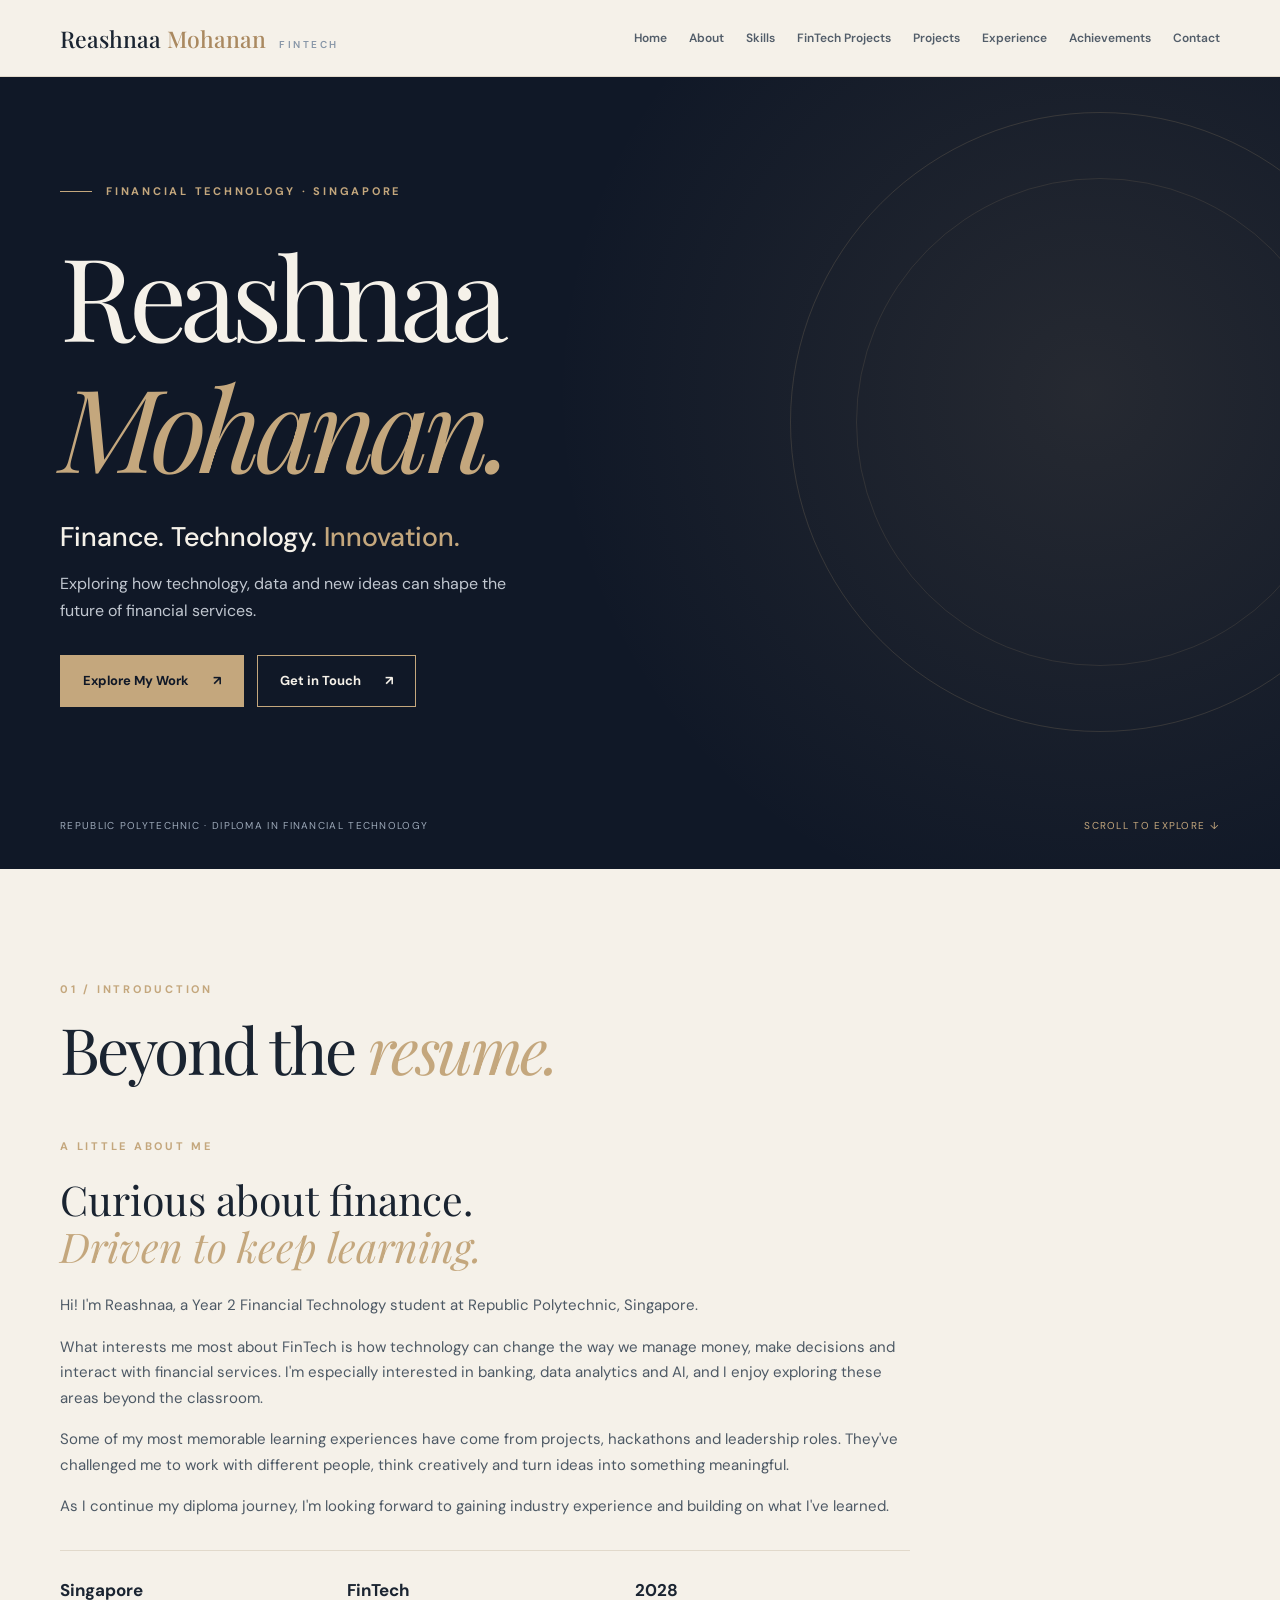
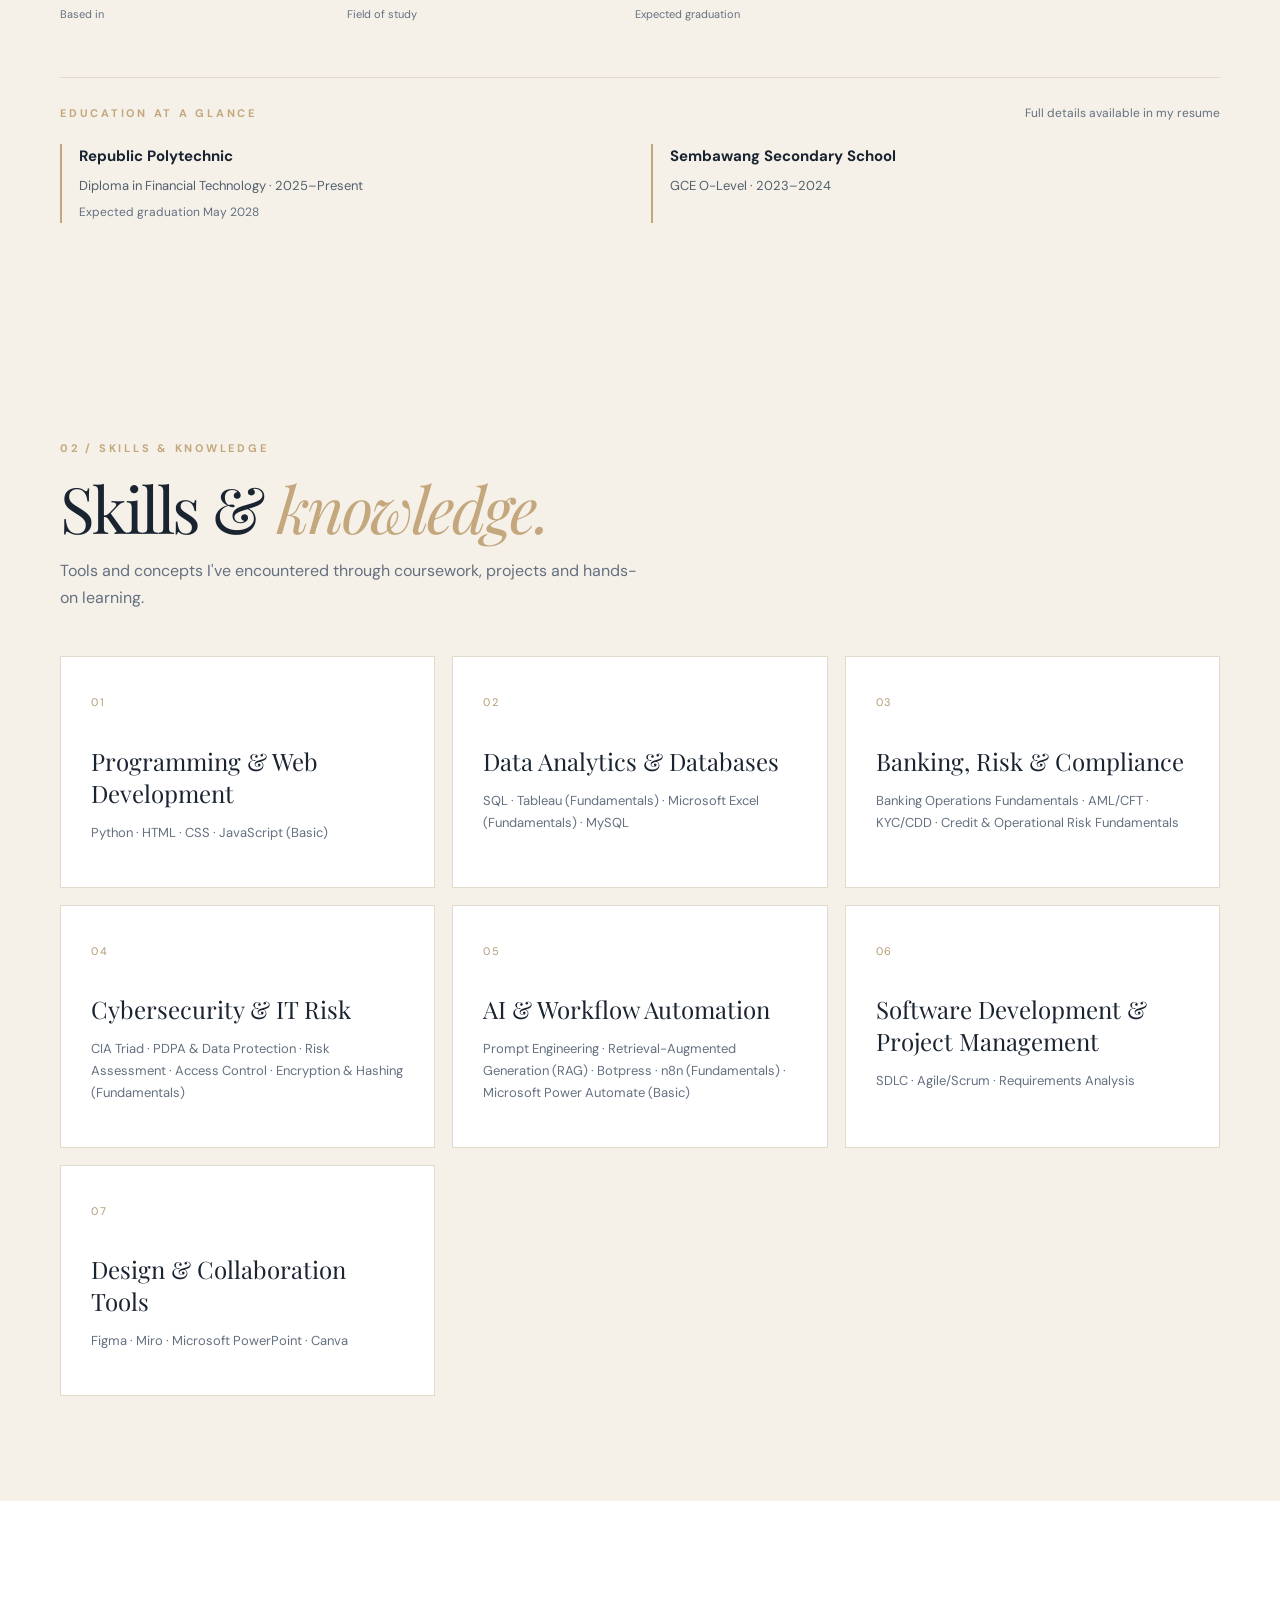
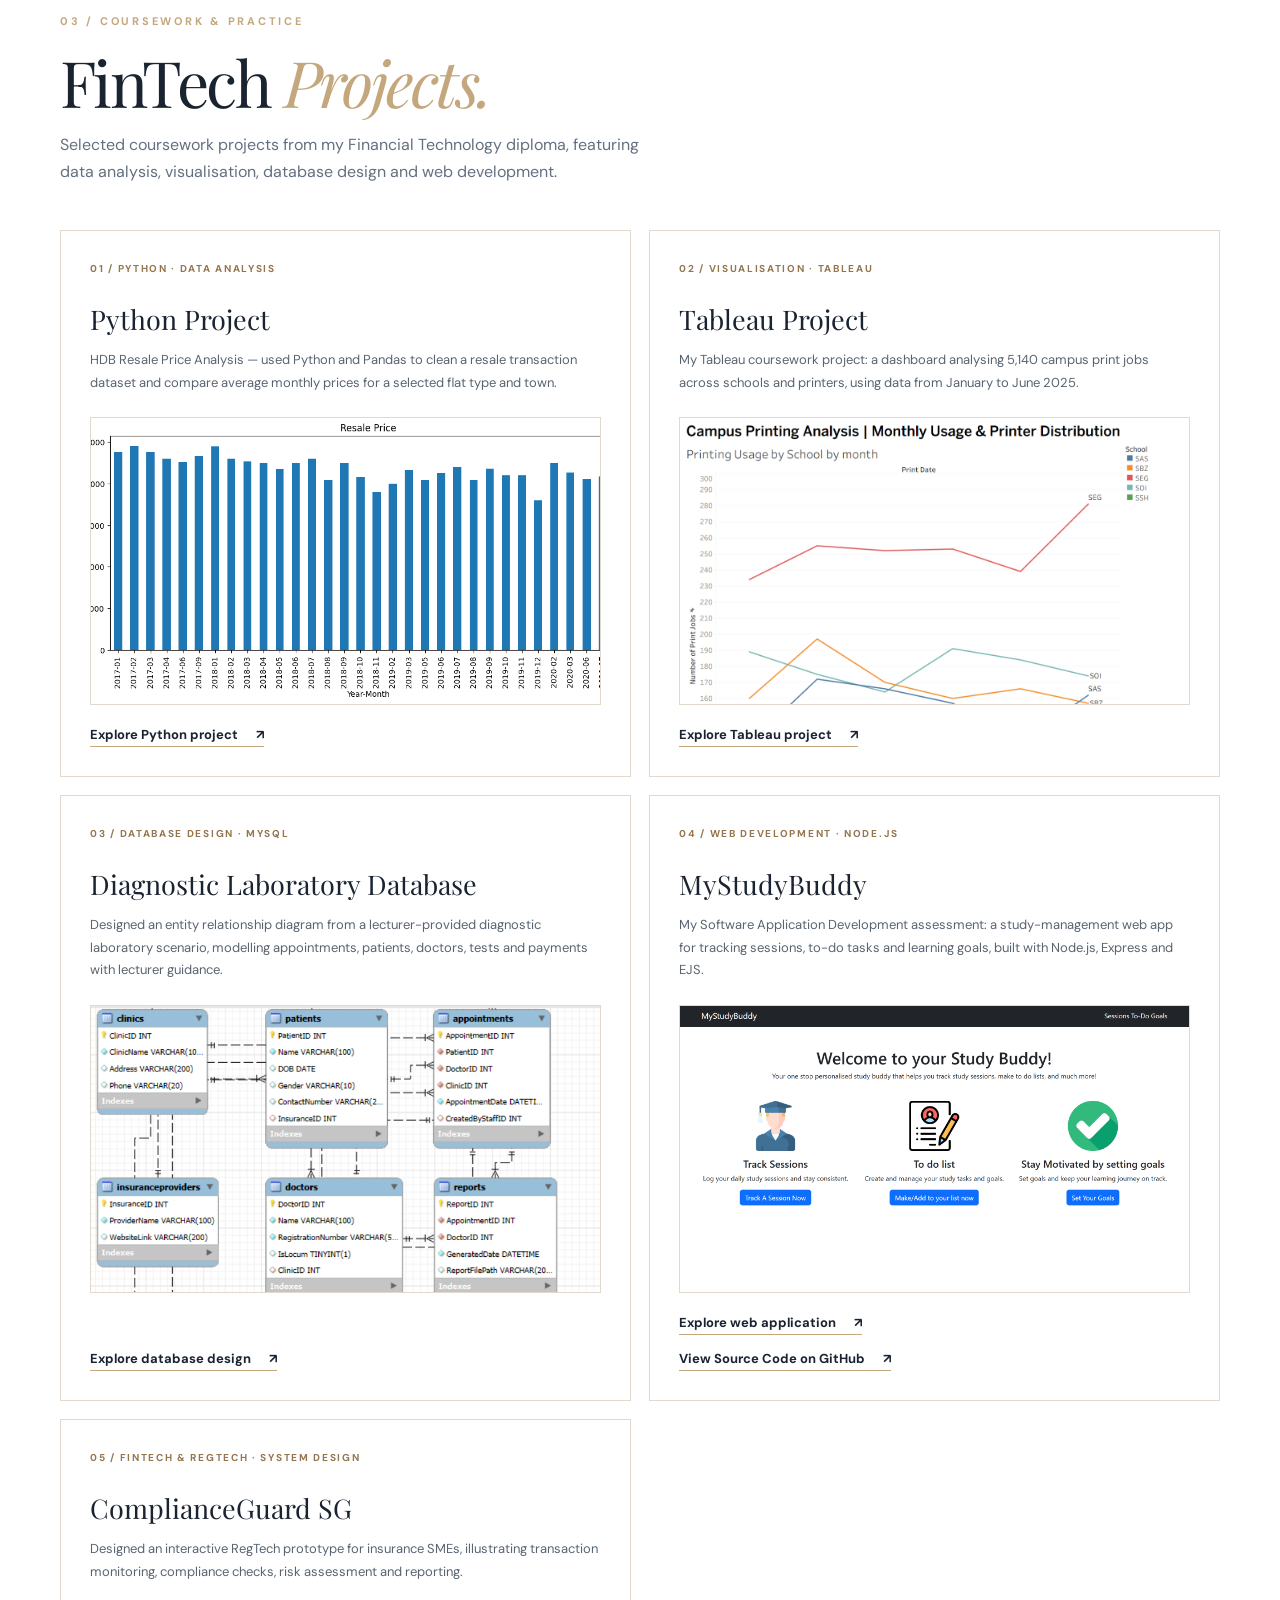
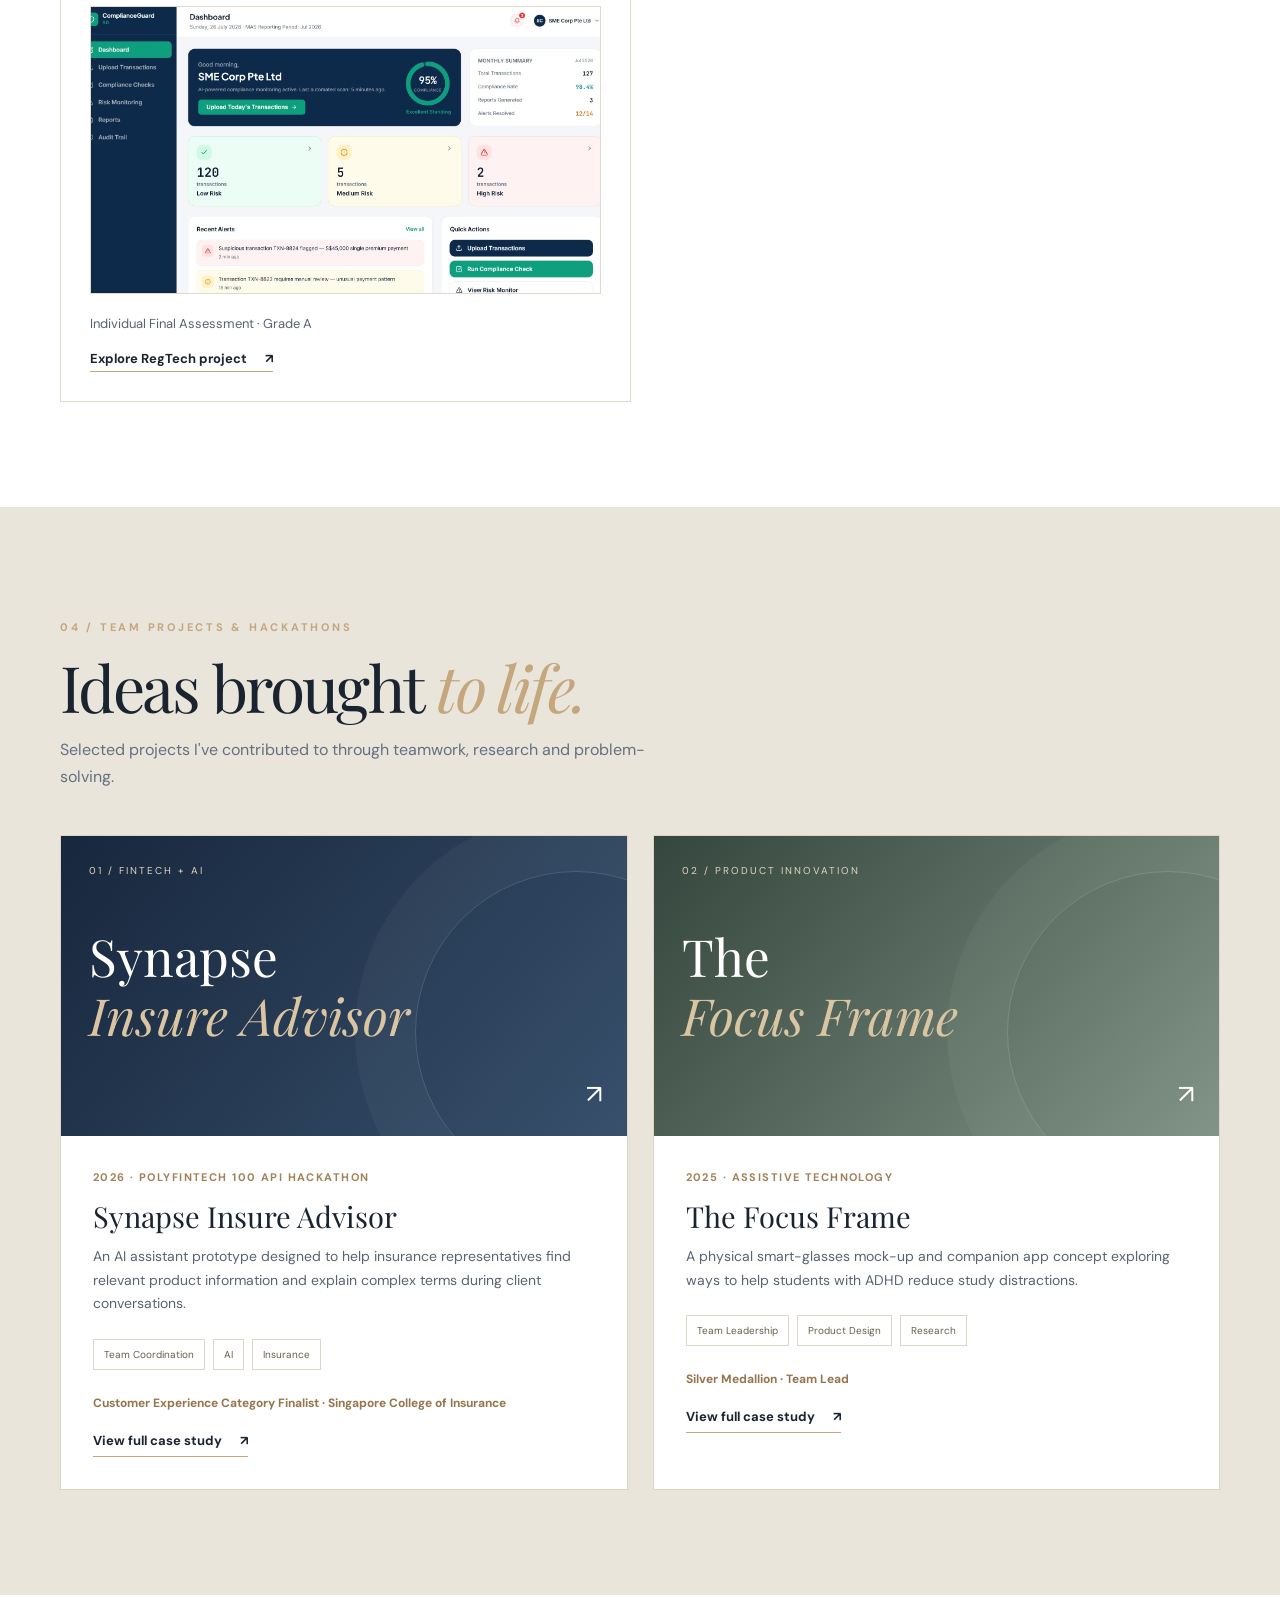
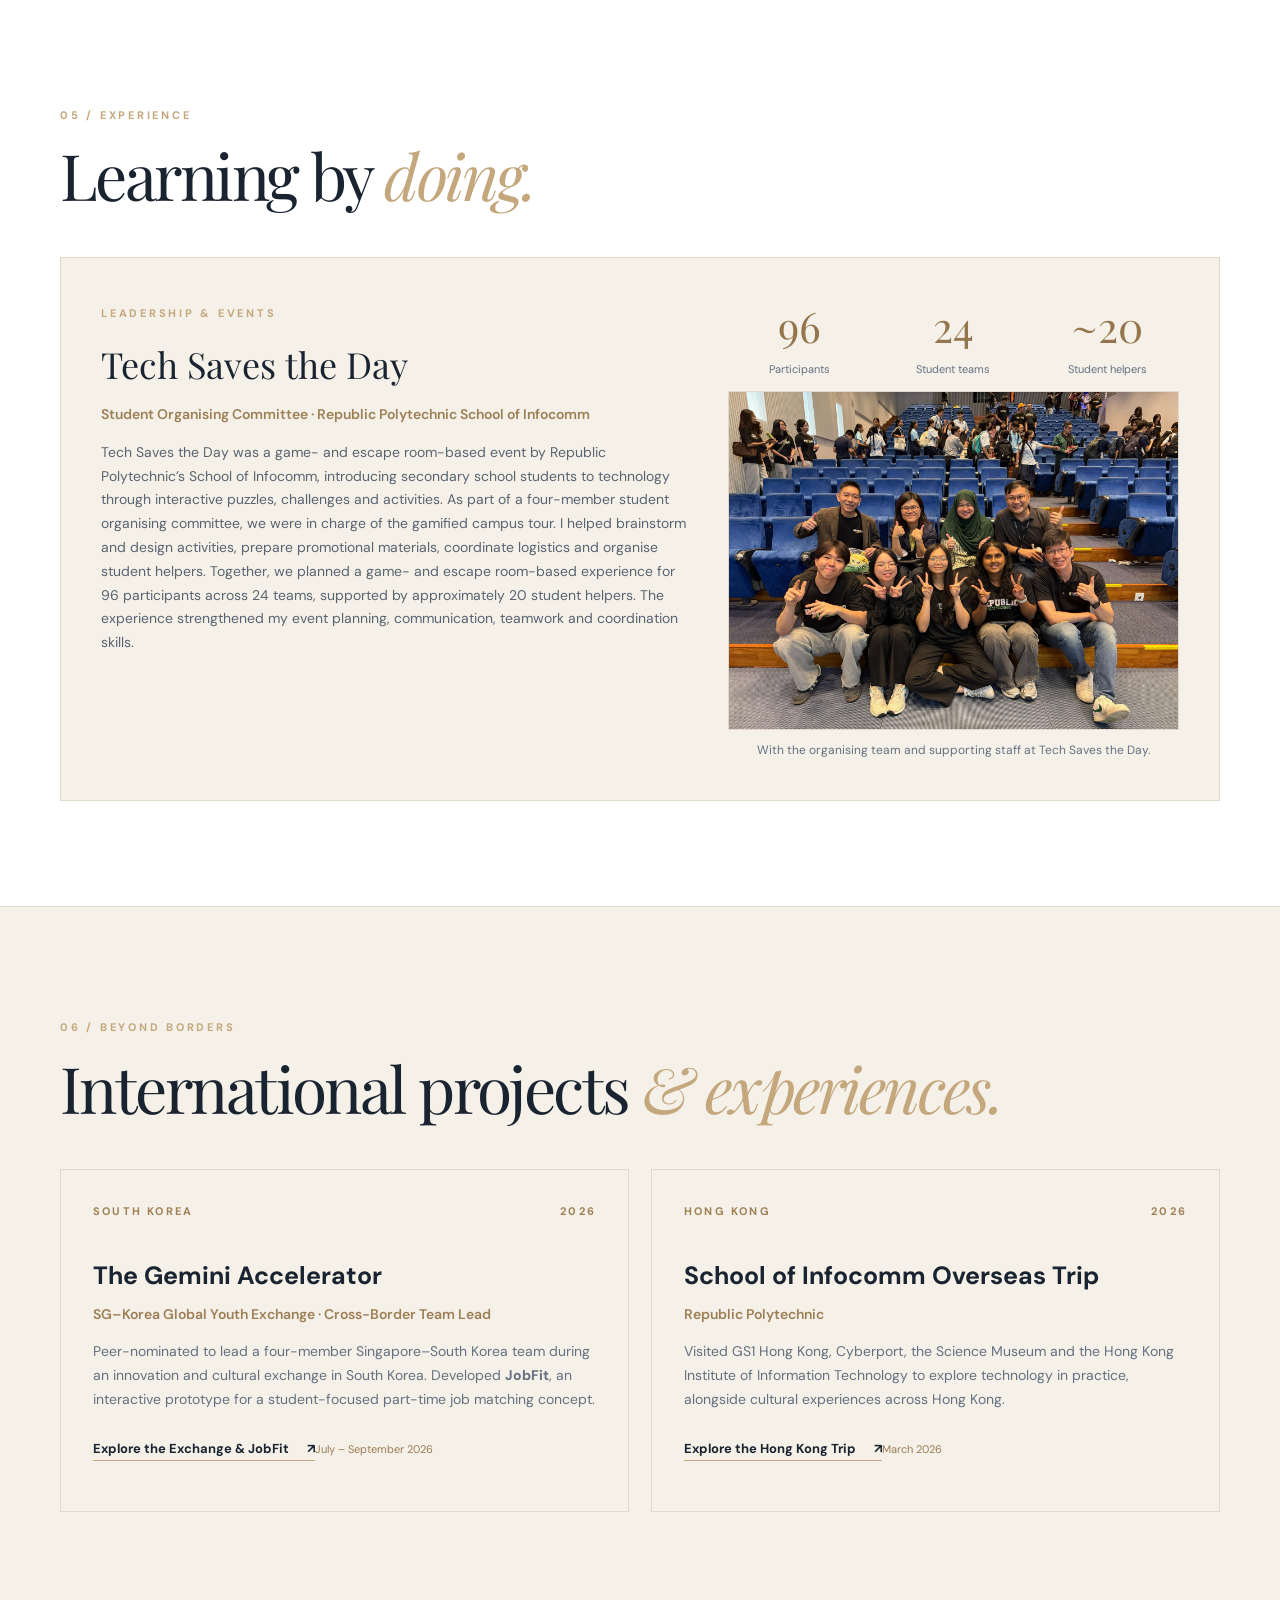
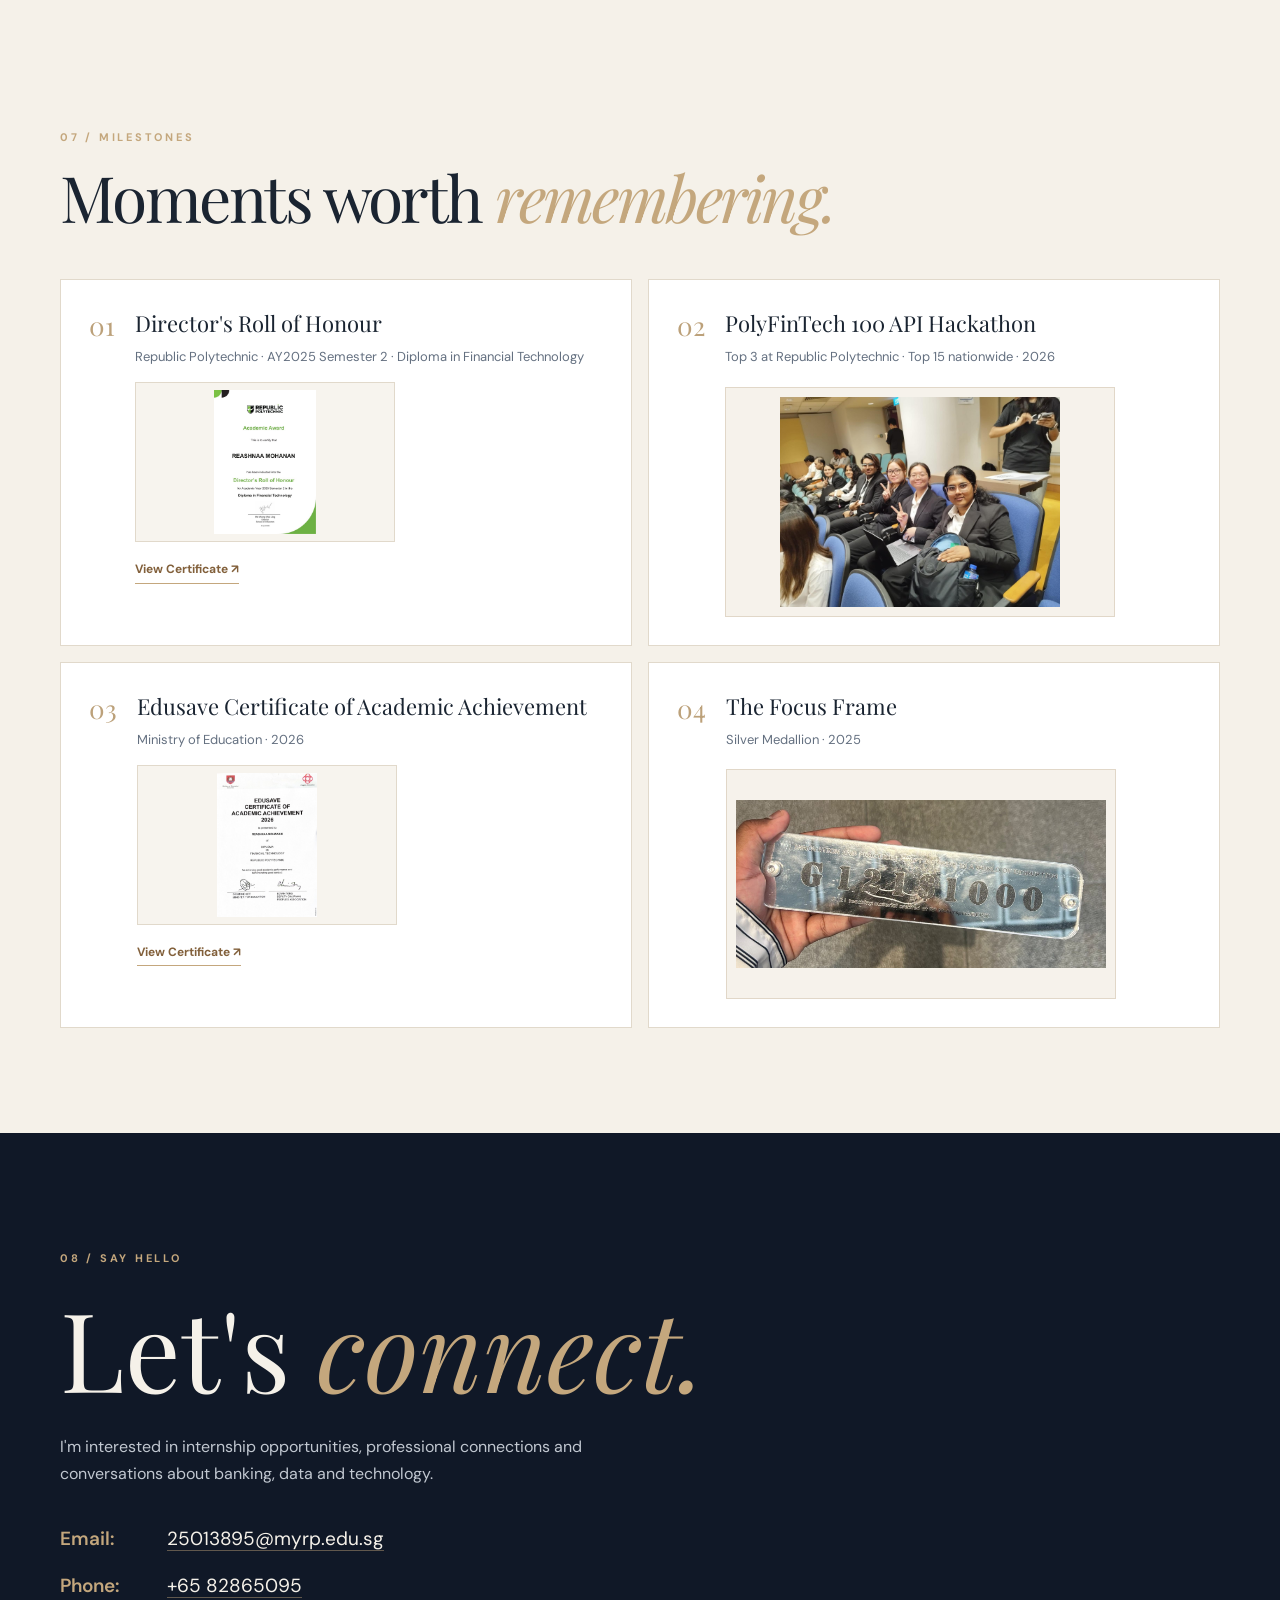
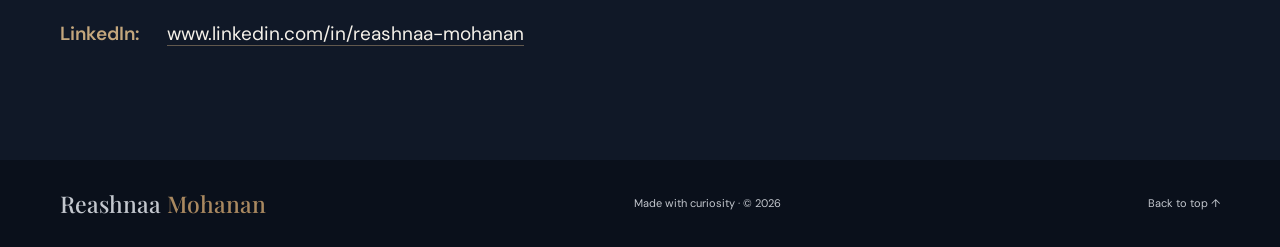
<file: index.html>
<!DOCTYPE html>
<html lang="en">
<head>
  <meta charset="UTF-8" />
  <meta name="viewport" content="width=device-width, initial-scale=1.0" />
  <meta name="theme-color" content="#101827" />
  <meta name="description" content="Reashnaa Mohanan — Financial Technology student at Republic Polytechnic. Explore projects, skills, leadership and achievements." />
  <title>Reashnaa Mohanan | Financial Technology Portfolio</title>
  <link rel="preconnect" href="https://fonts.googleapis.com" />
  <link rel="preconnect" href="https://fonts.gstatic.com" crossorigin />
  <link href="https://fonts.googleapis.com/css2?family=DM+Sans:wght@400;500;600;700&family=Playfair+Display:wght@400;500;600&display=swap" rel="stylesheet" />
  <link rel="stylesheet" href="styles.css" />
  <script src="script.js" defer></script>
</head>
<body>
  <a class="skip-link" href="#main">Skip to content</a>
  <header class="site-header" id="top">
    <nav class="nav wrap" aria-label="Main navigation">
      <a class="brand" href="#home">Reashnaa <span>Mohanan</span><small>FINTECH</small></a>
      <button class="menu-toggle" type="button" aria-label="Open navigation" aria-expanded="false" aria-controls="nav-links">☰</button>
      <div class="nav-links" id="nav-links">
        <a href="#home">Home</a><a href="#about">About</a><a href="#skills">Skills</a><a href="#fintech-work">FinTech Projects</a><a href="#projects">Projects</a><a href="#experience">Experience</a><a href="#achievements">Achievements</a><a href="#contact">Contact</a>
      </div>
    </nav>
  </header>
  <main id="main">
    <section class="hero" id="home">
      <div class="hero-orbit" aria-hidden="true"></div>
      <div class="wrap hero-content reveal">
        <div class="eyebrow"><span class="line"></span> FINANCIAL TECHNOLOGY · SINGAPORE</div>
        <h1>Reashnaa<br/><em>Mohanan.</em></h1>
        <p class="hero-subtitle">Finance. Technology. <span>Innovation.</span></p>
        <p class="hero-copy">Exploring how technology, data and new ideas can shape the future of financial services.</p>
        <div class="actions"><a class="btn btn-gold" href="#fintech-work">Explore My Work <span aria-hidden="true">↗</span></a><a class="btn btn-outline" href="#contact">Get in Touch <span aria-hidden="true">↗</span></a></div>
        <div class="hero-foot"><span>REPUBLIC POLYTECHNIC · DIPLOMA IN FINANCIAL TECHNOLOGY</span><a href="#about">SCROLL TO EXPLORE ↓</a></div>
      </div>
    </section>
    <section class="section about-section" id="about"><div class="wrap">
      <div class="section-head reveal"><span class="kicker">01 / INTRODUCTION</span><h2>Beyond the <em>resume.</em></h2></div>
      <div class="about-grid">
      <div class="about-copy reveal"><span class="gold-label">A LITTLE ABOUT ME</span><h3>Curious about finance.<br/><em>Driven to keep learning.</em></h3><p>Hi! I'm Reashnaa, a Year 2 Financial Technology student at Republic Polytechnic, Singapore.</p><p>What interests me most about FinTech is how technology can change the way we manage money, make decisions and interact with financial services. I'm especially interested in banking, data analytics and AI, and I enjoy exploring these areas beyond the classroom.</p><p>Some of my most memorable learning experiences have come from projects, hackathons and leadership roles. They've challenged me to work with different people, think creatively and turn ideas into something meaningful.</p><p>As I continue my diploma journey, I'm looking forward to gaining industry experience and building on what I've learned.</p>
      <div class="mini-facts"><div><strong>Singapore</strong><span>Based in</span></div><div><strong>FinTech</strong><span>Field of study</span></div><div><strong>2028</strong><span>Expected graduation</span></div></div></div></div>
    
      <div class="education-inline reveal" aria-label="Education summary">
        <div class="education-inline-head"><span class="gold-label">EDUCATION AT A GLANCE</span><span class="education-aside">Full details available in my resume</span></div>
        <div class="education-inline-grid">
          <div><strong>Republic Polytechnic</strong><span>Diploma in Financial Technology · 2025–Present</span><small>Expected graduation May 2028</small></div>
          <div><strong>Sembawang Secondary School</strong><span>GCE O-Level · 2023–2024</span></div>
        </div>
      </div>
</div></section>
    <section class="section" id="skills"><div class="wrap"><div class="section-head reveal"><span class="kicker">02 / SKILLS & KNOWLEDGE</span><h2>Skills & <em>knowledge.</em></h2><p>Tools and concepts I've encountered through coursework, projects and hands-on learning.</p></div><div class="skills-grid">
      <article class="skill-card reveal"><span class="card-number">01</span><h3>Programming &amp; Web Development</h3><p>Python · HTML · CSS · JavaScript (Basic)</p></article>
      <article class="skill-card reveal"><span class="card-number">02</span><h3>Data Analytics &amp; Databases</h3><p>SQL · Tableau (Fundamentals) · Microsoft Excel (Fundamentals) · MySQL</p></article>
      <article class="skill-card reveal"><span class="card-number">03</span><h3>Banking, Risk &amp; Compliance</h3><p>Banking Operations Fundamentals · AML/CFT · KYC/CDD · Credit &amp; Operational Risk Fundamentals</p></article>
      <article class="skill-card reveal"><span class="card-number">04</span><h3>Cybersecurity &amp; IT Risk</h3><p>CIA Triad · PDPA &amp; Data Protection · Risk Assessment · Access Control · Encryption &amp; Hashing (Fundamentals)</p></article>
      <article class="skill-card reveal"><span class="card-number">05</span><h3>AI &amp; Workflow Automation</h3><p>Prompt Engineering · Retrieval-Augmented Generation (RAG) · Botpress · n8n (Fundamentals) · Microsoft Power Automate (Basic)</p></article>
      <article class="skill-card reveal"><span class="card-number">06</span><h3>Software Development &amp; Project Management</h3><p>SDLC · Agile/Scrum · Requirements Analysis</p></article>
      <article class="skill-card reveal"><span class="card-number">07</span><h3>Design &amp; Collaboration Tools</h3><p>Figma · Miro · Microsoft PowerPoint · Canva</p></article>
    </div></div></section>
    <section class="section section-light" id="fintech-work"><div class="wrap">
      <div class="section-head reveal"><span class="kicker">03 / COURSEWORK & PRACTICE</span><h2>FinTech <em>Projects.</em></h2><p>Selected coursework projects from my Financial Technology diploma, featuring data analysis, visualisation, database design and web development.</p></div>
      <div class="course-grid">
        <article class="course-card course-card-featured reveal"><span class="course-index">01 / PYTHON · DATA ANALYSIS</span><h3>Python Project</h3><p>HDB Resale Price Analysis — used Python and Pandas to clean a resale transaction dataset and compare average monthly prices for a selected flat type and town.</p><div class="course-thumb"><img src="assets/hdb-resale-price-chart.png" alt="Bar chart of monthly average HDB resale prices for 2-room flats in Bedok" loading="lazy"></div><a class="text-link course-action" href="python-hdb-resale-analysis.html">Explore Python project <span aria-hidden="true">↗</span></a></article>
        <article class="course-card course-card-featured reveal"><span class="course-index">02 / VISUALISATION · TABLEAU</span><h3>Tableau Project</h3><p>My Tableau coursework project: a dashboard analysing 5,140 campus print jobs across schools and printers, using data from January to June 2025.</p><div class="course-thumb"><img src="assets/campus-printing-dashboard.png" alt="Campus Printing Analysis Tableau dashboard showing monthly printing by school and printer" loading="lazy"></div><a class="text-link course-action" href="tableau-campus-printing.html">Explore Tableau project <span aria-hidden="true">↗</span></a></article>
        <article class="course-card course-card-featured reveal"><span class="course-index">03 / DATABASE DESIGN · MYSQL</span><h3>Diagnostic Laboratory Database</h3><p>Designed an entity relationship diagram from a lecturer-provided diagnostic laboratory scenario, modelling appointments, patients, doctors, tests and payments with lecturer guidance.</p><div class="course-thumb"><img src="assets/diagnostic-laboratory-erd-main.png" alt="MySQL Workbench ERD for a diagnostic laboratory appointment database" loading="lazy"></div><a class="text-link course-action" href="diagnostic-laboratory-database.html">Explore database design <span aria-hidden="true">↗</span></a></article>
        <article class="course-card course-card-featured reveal"><span class="course-index">04 / WEB DEVELOPMENT · NODE.JS</span><h3>MyStudyBuddy</h3><p>My Software Application Development assessment: a study-management web app for tracking sessions, to-do tasks and learning goals, built with Node.js, Express and EJS.</p><div class="course-thumb"><img src="assets/mystudybuddy-home.png" alt="Actual MyStudyBuddy homepage showing study sessions, to-do list and study goals" loading="lazy"></div><a class="text-link course-action" href="mystudybuddy.html">Explore web application <span aria-hidden="true">↗</span></a><a class="text-link course-action" href="https://github.com/Reashnaa/MyStudyBuddy" target="_blank" rel="noopener noreferrer">View Source Code on GitHub <span aria-hidden="true">↗</span></a></article>
        <article class="course-card course-card-featured reveal"><span class="course-index">05 / FINTECH & REGTECH · SYSTEM DESIGN</span><h3>ComplianceGuard SG</h3><p>Designed an interactive RegTech prototype for insurance SMEs, illustrating transaction monitoring, compliance checks, risk assessment and reporting.</p><div class="course-thumb"><img src="assets/compliance-dashboard.jpg" alt="ComplianceGuard SG conceptual dashboard with transaction risk summaries" loading="lazy"></div><p class="project-result">Individual Final Assessment · Grade A</p><a class="text-link course-action" href="complianceguard-sg.html">Explore RegTech project <span aria-hidden="true">↗</span></a></article>
      </div>
    </div></section>
    <section class="section projects-section" id="projects"><div class="wrap"><div class="section-head reveal"><span class="kicker">04 / TEAM PROJECTS & HACKATHONS</span><h2>Ideas brought <em>to life.</em></h2><p>Selected projects I've contributed to through teamwork, research and problem-solving.</p></div><div class="project-grid">
      <article class="project-card reveal"><div class="project-visual visual-insure"><span class="visual-index">01 / FINTECH + AI</span><div class="visual-title">Synapse<br/><em>Insure Advisor</em></div><span class="visual-corner">↗</span></div><div class="project-body"><div class="project-meta">2026 · POLYFINTECH 100 API HACKATHON</div><h3>Synapse Insure Advisor</h3><p>An AI assistant prototype designed to help insurance representatives find relevant product information and explain complex terms during client conversations.</p><div class="project-tags"><span>Team Coordination</span><span>AI</span><span>Insurance</span></div><p class="project-result">Customer Experience Category Finalist · Singapore College of Insurance</p><a class="text-link" href="synapse-insure-advisor.html">View full case study <span>↗</span></a></div></article>
      <article class="project-card reveal"><div class="project-visual visual-focus"><span class="visual-index">02 / PRODUCT INNOVATION</span><div class="visual-title">The<br/><em>Focus Frame</em></div><span class="visual-corner">↗</span></div><div class="project-body"><div class="project-meta">2025 · ASSISTIVE TECHNOLOGY</div><h3>The Focus Frame</h3><p>A physical smart-glasses mock-up and companion app concept exploring ways to help students with ADHD reduce study distractions.</p><div class="project-tags"><span>Team Leadership</span><span>Product Design</span><span>Research</span></div><p class="project-result">Silver Medallion · Team Lead</p><a class="text-link" href="the-focus-frame.html">View full case study <span>↗</span></a></div></article>
    </div></div></section>
    <section class="section section-light" id="experience"><div class="wrap"><div class="section-head reveal"><span class="kicker">05 / EXPERIENCE</span><h2>Learning by <em>doing.</em></h2></div><div class="experience-feature reveal"><div><span class="gold-label">LEADERSHIP & EVENTS</span><h3>Tech Saves the Day</h3><p class="subline">Student Organising Committee · Republic Polytechnic School of Infocomm</p><p>Tech Saves the Day was a game- and escape room-based event by Republic Polytechnic’s School of Infocomm, introducing secondary school students to technology through interactive puzzles, challenges and activities. As part of a four-member student organising committee, we were in charge of the gamified campus tour. I helped brainstorm and design activities, prepare promotional materials, coordinate logistics and organise student helpers. Together, we planned a game- and escape room-based experience for 96 participants across 24 teams, supported by approximately 20 student helpers. The experience strengthened my event planning, communication, teamwork and coordination skills.</p></div><div class="stats"><div><strong>96</strong><span>Participants</span></div><div><strong>24</strong><span>Student teams</span></div><div><strong>~20</strong><span>Student helpers</span></div><figure class="tech-event-photo"><img src="assets/tech-saves-the-day-team.jpeg" alt="Tech Saves the Day student organisers and supporting staff at Republic Polytechnic" loading="lazy" /><figcaption>With the organising team and supporting staff at Tech Saves the Day.</figcaption></figure></div></div>
    </div></section>
    <section class="section abroad-section" id="abroad"><div class="wrap"><div class="section-head reveal"><span class="kicker">06 / BEYOND BORDERS</span><h2>International projects <em>&amp; experiences.</em></h2></div><div class="travel-grid"><article class="travel-card reveal"><div class="travel-top">SOUTH KOREA <span>2026</span></div><h3>The Gemini Accelerator</h3><p class="subline">SG–Korea Global Youth Exchange · Cross-Border Team Lead</p><p>Peer-nominated to lead a four-member Singapore–South Korea team during an innovation and cultural exchange in South Korea. Developed <strong>JobFit</strong>, an interactive prototype for a student-focused part-time job matching concept.</p><a class="text-link korea-card-link" href="gemini-accelerator-jobfit.html">Explore the Exchange &amp; JobFit <span aria-hidden="true">↗</span></a><span class="travel-note">July – September 2026</span></article><article class="travel-card reveal"><div class="travel-top">HONG KONG <span>2026</span></div><h3>School of Infocomm Overseas Trip</h3><p class="subline">Republic Polytechnic</p><p>Visited GS1 Hong Kong, Cyberport, the Science Museum and the Hong Kong Institute of Information Technology to explore technology in practice, alongside cultural experiences across Hong Kong.</p><a class="text-link korea-card-link" href="hong-kong-overseas-trip.html">Explore the Hong Kong Trip <span aria-hidden="true">↗</span></a><span class="travel-note">March 2026</span></article></div>
    </div></section>
    <section class="section" id="achievements"><div class="wrap"><div class="section-head reveal"><span class="kicker">07 / MILESTONES</span><h2>Moments worth <em>remembering.</em></h2></div><div class="awards-grid"><article class="award reveal"><span>01</span><div class="award-details"><h3>Director's Roll of Honour</h3><p>Republic Polytechnic · AY2025 Semester 2 · Diploma in Financial Technology</p><a class="certificate-preview" href="assets/directors-roll-of-honour-2026.pdf" target="_blank" rel="noopener noreferrer" aria-label="View Director's Roll of Honour certificate (PDF)"><img src="assets/directors-roll-of-honour-2026.jpg" alt="Director's Roll of Honour academic award certificate" loading="lazy" /></a><a class="certificate-link" href="assets/directors-roll-of-honour-2026.pdf" target="_blank" rel="noopener noreferrer">View Certificate ↗</a></div></article><article class="award reveal"><span>02</span><div class="award-details"><h3>PolyFinTech 100 API Hackathon</h3><p>Top 3 at Republic Polytechnic · Top 15 nationwide · 2026</p><figure class="award-photo"><img src="assets/polyfintech-hackathon-team-award.jpg" alt="Synapse Insure Advisor team attending the PolyFinTech 100 API Hackathon category finals" loading="lazy" /></figure></div></article><article class="award reveal"><span>03</span><div class="award-details"><h3>Edusave Certificate of Academic Achievement</h3><p>Ministry of Education · 2026</p><a class="certificate-preview" href="assets/edusave-academic-achievement-2026.pdf" target="_blank" rel="noopener noreferrer" aria-label="View Edusave Academic Achievement certificate (PDF)"><img src="assets/edusave-academic-achievement-2026.jpg" alt="2026 Edusave Certificate of Academic Achievement" loading="lazy" /></a><a class="certificate-link" href="assets/edusave-academic-achievement-2026.pdf" target="_blank" rel="noopener noreferrer">View Certificate ↗</a></div></article><article class="award reveal"><span>04</span><div class="award-details"><h3>The Focus Frame</h3><p>Silver Medallion · 2025</p><figure class="award-photo"><img src="assets/focus-frame-silver-medallion-award.jpg" alt="Silver medallion awarded for The Focus Frame at the G121 showcase" loading="lazy" /></figure></div></article></div></div></section>
    <section class="contact-section" id="contact"><div class="wrap contact-wrap reveal"><span class="kicker">08 / SAY HELLO</span><h2>Let's <em>connect.</em></h2><p>I'm interested in internship opportunities, professional connections and conversations about banking, data and technology.</p><div class="contact-details"><p><strong>Email:</strong> <a href="mailto:25013895@myrp.edu.sg">25013895@myrp.edu.sg</a></p><p><strong>Phone:</strong> <a href="tel:+6582865095">+65 82865095</a></p><p><strong>LinkedIn:</strong> <a href="https://www.linkedin.com/in/reashnaa-mohanan" target="_blank" rel="noopener noreferrer">www.linkedin.com/in/reashnaa-mohanan</a></p></div></div></section>
  </main>
  <footer class="footer"><div class="wrap footer-inner"><a class="brand" href="#home">Reashnaa <span>Mohanan</span></a><span>Made with curiosity · © <span id="year"></span></span><a href="#top">Back to top ↑</a></div></footer>
  
</body>
</html>
</file>
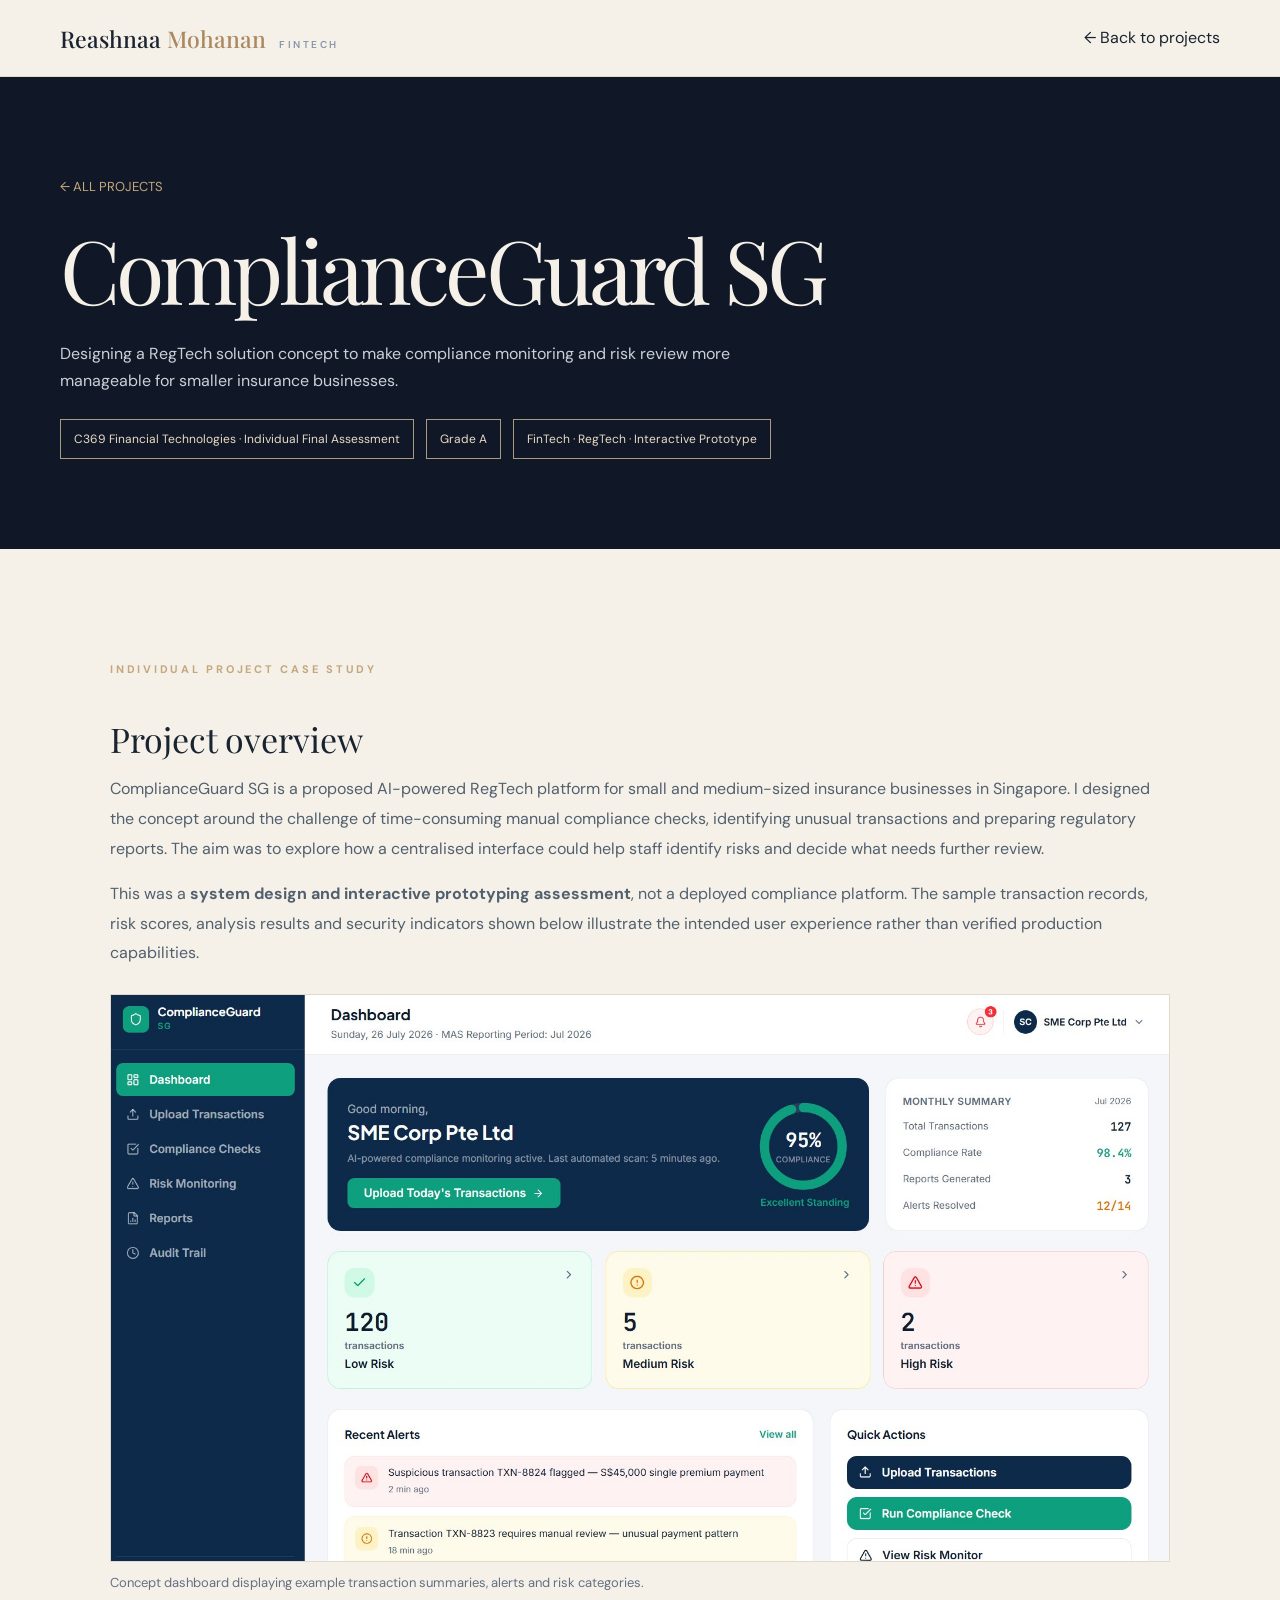
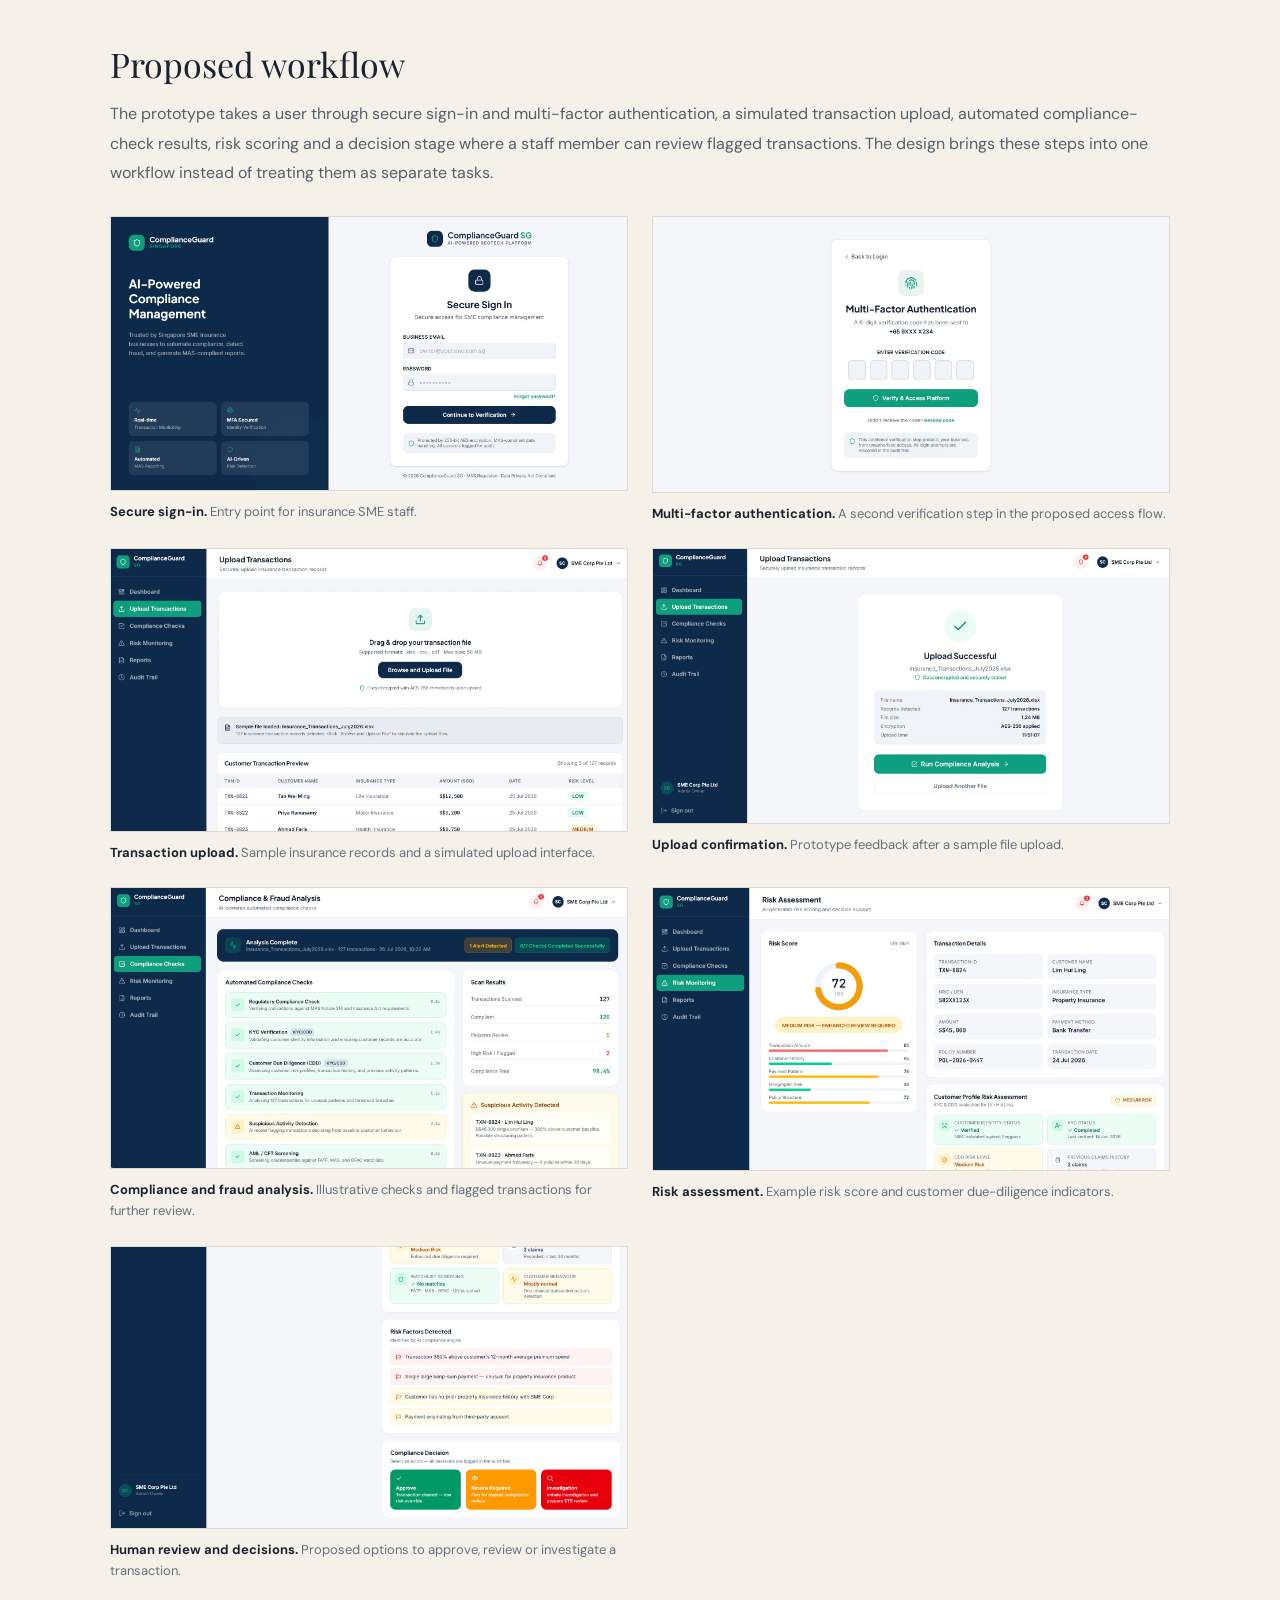
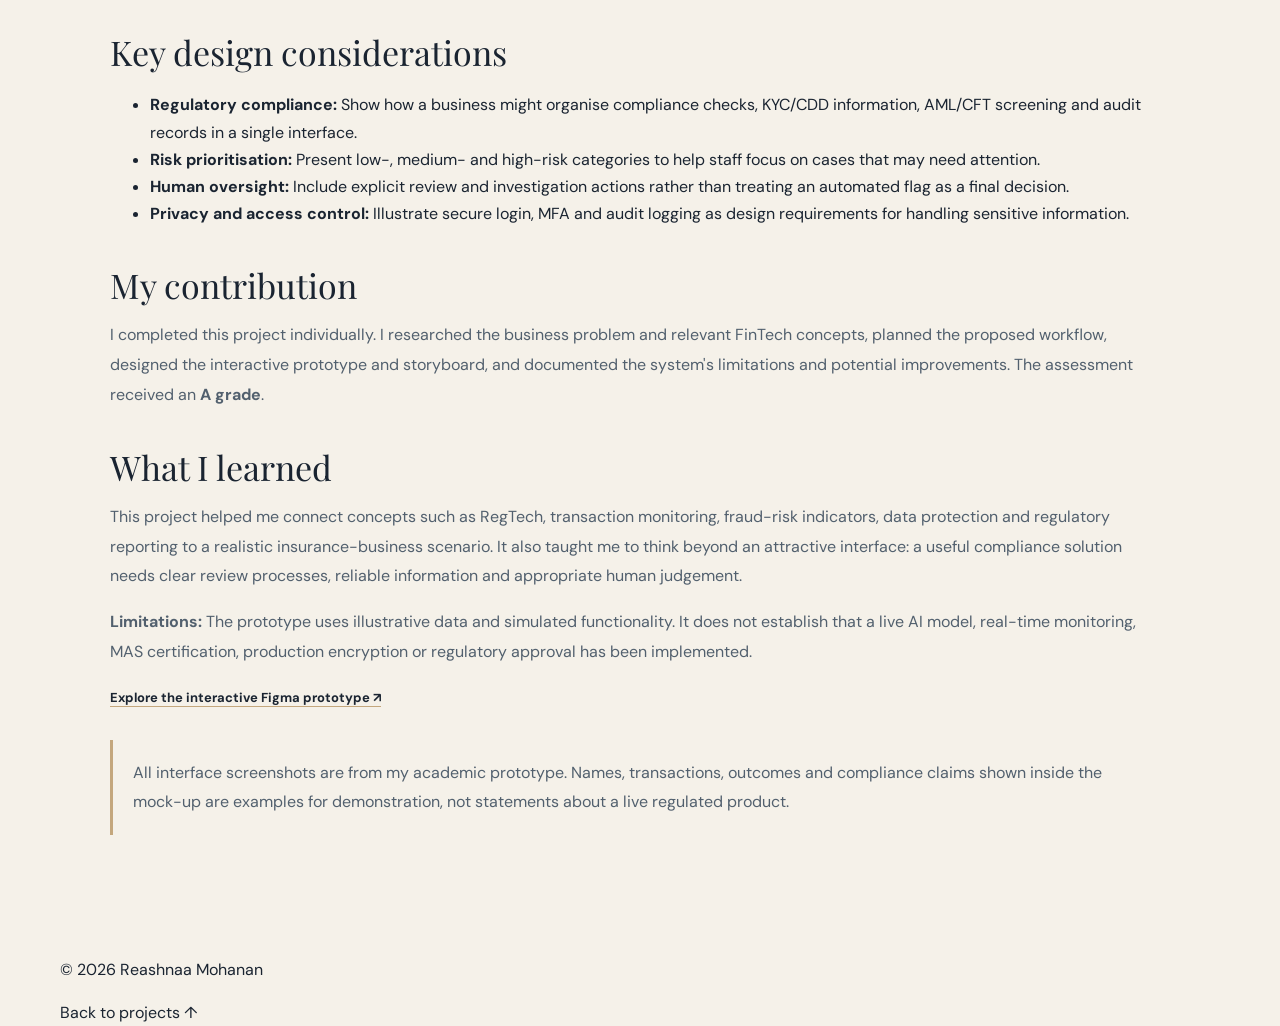
<file: complianceguard-sg.html>
<!doctype html><html lang="en"><head><meta charset="utf-8"><meta name="viewport" content="width=device-width,initial-scale=1"><meta name="description" content="ComplianceGuard SG — FinTech and RegTech prototype by Reashnaa Mohanan"><title>ComplianceGuard SG | Reashnaa Mohanan</title><link rel="preconnect" href="https://fonts.googleapis.com"><link rel="preconnect" href="https://fonts.gstatic.com" crossorigin><link href="https://fonts.googleapis.com/css2?family=DM+Sans:wght@400;500;600;700&family=Playfair+Display:wght@400;500;600&display=swap" rel="stylesheet"><link rel="stylesheet" href="styles.css"></head><body><header class="site-header"><nav class="nav wrap" aria-label="Main navigation"><a class="brand" href="index.html#home">Reashnaa <span>Mohanan</span><small>FINTECH</small></a><a href="index.html#projects">← Back to projects</a></nav></header><main><section class="case-hero"><div class="wrap"><a class="case-back" href="index.html#projects">← ALL PROJECTS</a><h1>ComplianceGuard SG</h1><p>Designing a RegTech solution concept to make compliance monitoring and risk review more manageable for smaller insurance businesses.</p><div class="case-facts"><span>C369 Financial Technologies · Individual Final Assessment</span><span>Grade A</span><span>FinTech · RegTech · Interactive Prototype</span></div></div></section><section class="section"><div class="wrap case-content compliance-story"><span class="kicker">INDIVIDUAL PROJECT CASE STUDY</span><h2>Project overview</h2><p>ComplianceGuard SG is a proposed AI-powered RegTech platform for small and medium-sized insurance businesses in Singapore. I designed the concept around the challenge of time-consuming manual compliance checks, identifying unusual transactions and preparing regulatory reports. The aim was to explore how a centralised interface could help staff identify risks and decide what needs further review.</p><p>This was a <strong>system design and interactive prototyping assessment</strong>, not a deployed compliance platform. The sample transaction records, risk scores, analysis results and security indicators shown below illustrate the intended user experience rather than verified production capabilities.</p><figure class="compliance-hero-shot"><img src="assets/compliance-dashboard.jpg" alt="ComplianceGuard SG prototype dashboard showing example compliance metrics and risk categories" loading="lazy"><figcaption>Concept dashboard displaying example transaction summaries, alerts and risk categories.</figcaption></figure><h2>Proposed workflow</h2><p>The prototype takes a user through secure sign-in and multi-factor authentication, a simulated transaction upload, automated compliance-check results, risk scoring and a decision stage where a staff member can review flagged transactions. The design brings these steps into one workflow instead of treating them as separate tasks.</p><div class="compliance-gallery"><figure><img src="assets/compliance-login.jpg" alt="ComplianceGuard SG prototype: secure sign-in" loading="lazy"><figcaption><strong>Secure sign-in.</strong> Entry point for insurance SME staff.</figcaption></figure><figure><img src="assets/compliance-mfa.jpg" alt="ComplianceGuard SG prototype: multi-factor authentication" loading="lazy"><figcaption><strong>Multi-factor authentication.</strong> A second verification step in the proposed access flow.</figcaption></figure><figure><img src="assets/compliance-upload.jpg" alt="ComplianceGuard SG prototype: transaction upload" loading="lazy"><figcaption><strong>Transaction upload.</strong> Sample insurance records and a simulated upload interface.</figcaption></figure><figure><img src="assets/compliance-upload-success.jpg" alt="ComplianceGuard SG prototype: upload confirmation" loading="lazy"><figcaption><strong>Upload confirmation.</strong> Prototype feedback after a sample file upload.</figcaption></figure><figure><img src="assets/compliance-analysis.jpg" alt="ComplianceGuard SG prototype: compliance and fraud analysis" loading="lazy"><figcaption><strong>Compliance and fraud analysis.</strong> Illustrative checks and flagged transactions for further review.</figcaption></figure><figure><img src="assets/compliance-risk.jpg" alt="ComplianceGuard SG prototype: risk assessment" loading="lazy"><figcaption><strong>Risk assessment.</strong> Example risk score and customer due-diligence indicators.</figcaption></figure><figure><img src="assets/compliance-decision.jpg" alt="ComplianceGuard SG prototype: human review and decisions" loading="lazy"><figcaption><strong>Human review and decisions.</strong> Proposed options to approve, review or investigate a transaction.</figcaption></figure></div><h2>Key design considerations</h2><ul><li><strong>Regulatory compliance:</strong> Show how a business might organise compliance checks, KYC/CDD information, AML/CFT screening and audit records in a single interface.</li><li><strong>Risk prioritisation:</strong> Present low-, medium- and high-risk categories to help staff focus on cases that may need attention.</li><li><strong>Human oversight:</strong> Include explicit review and investigation actions rather than treating an automated flag as a final decision.</li><li><strong>Privacy and access control:</strong> Illustrate secure login, MFA and audit logging as design requirements for handling sensitive information.</li></ul><h2>My contribution</h2><p>I completed this project individually. I researched the business problem and relevant FinTech concepts, planned the proposed workflow, designed the interactive prototype and storyboard, and documented the system's limitations and potential improvements. The assessment received an <strong>A grade</strong>.</p><h2>What I learned</h2><p>This project helped me connect concepts such as RegTech, transaction monitoring, fraud-risk indicators, data protection and regulatory reporting to a realistic insurance-business scenario. It also taught me to think beyond an attractive interface: a useful compliance solution needs clear review processes, reliable information and appropriate human judgement.</p><p><strong>Limitations:</strong> The prototype uses illustrative data and simulated functionality. It does not establish that a live AI model, real-time monitoring, MAS certification, production encryption or regulatory approval has been implemented.</p><p><a class="text-link" href="https://www.figma.com/make/Rr2gReZDCCh957VMCDa4Da/COMPLAINCE-GUARD-SG-C369-PROTOTYPE?t=jpofDKCkaA6uluSt-20&amp;fullscreen=1" target="_blank" rel="noopener noreferrer">Explore the interactive Figma prototype ↗</a></p><p class="compliance-note">All interface screenshots are from my academic prototype. Names, transactions, outcomes and compliance claims shown inside the mock-up are examples for demonstration, not statements about a live regulated product.</p></div></section></main><footer class="site-footer"><div class="wrap"><p>© 2026 Reashnaa Mohanan</p><a href="index.html#projects">Back to projects ↑</a></div></footer><script src="script.js"></script></body></html>
</file>
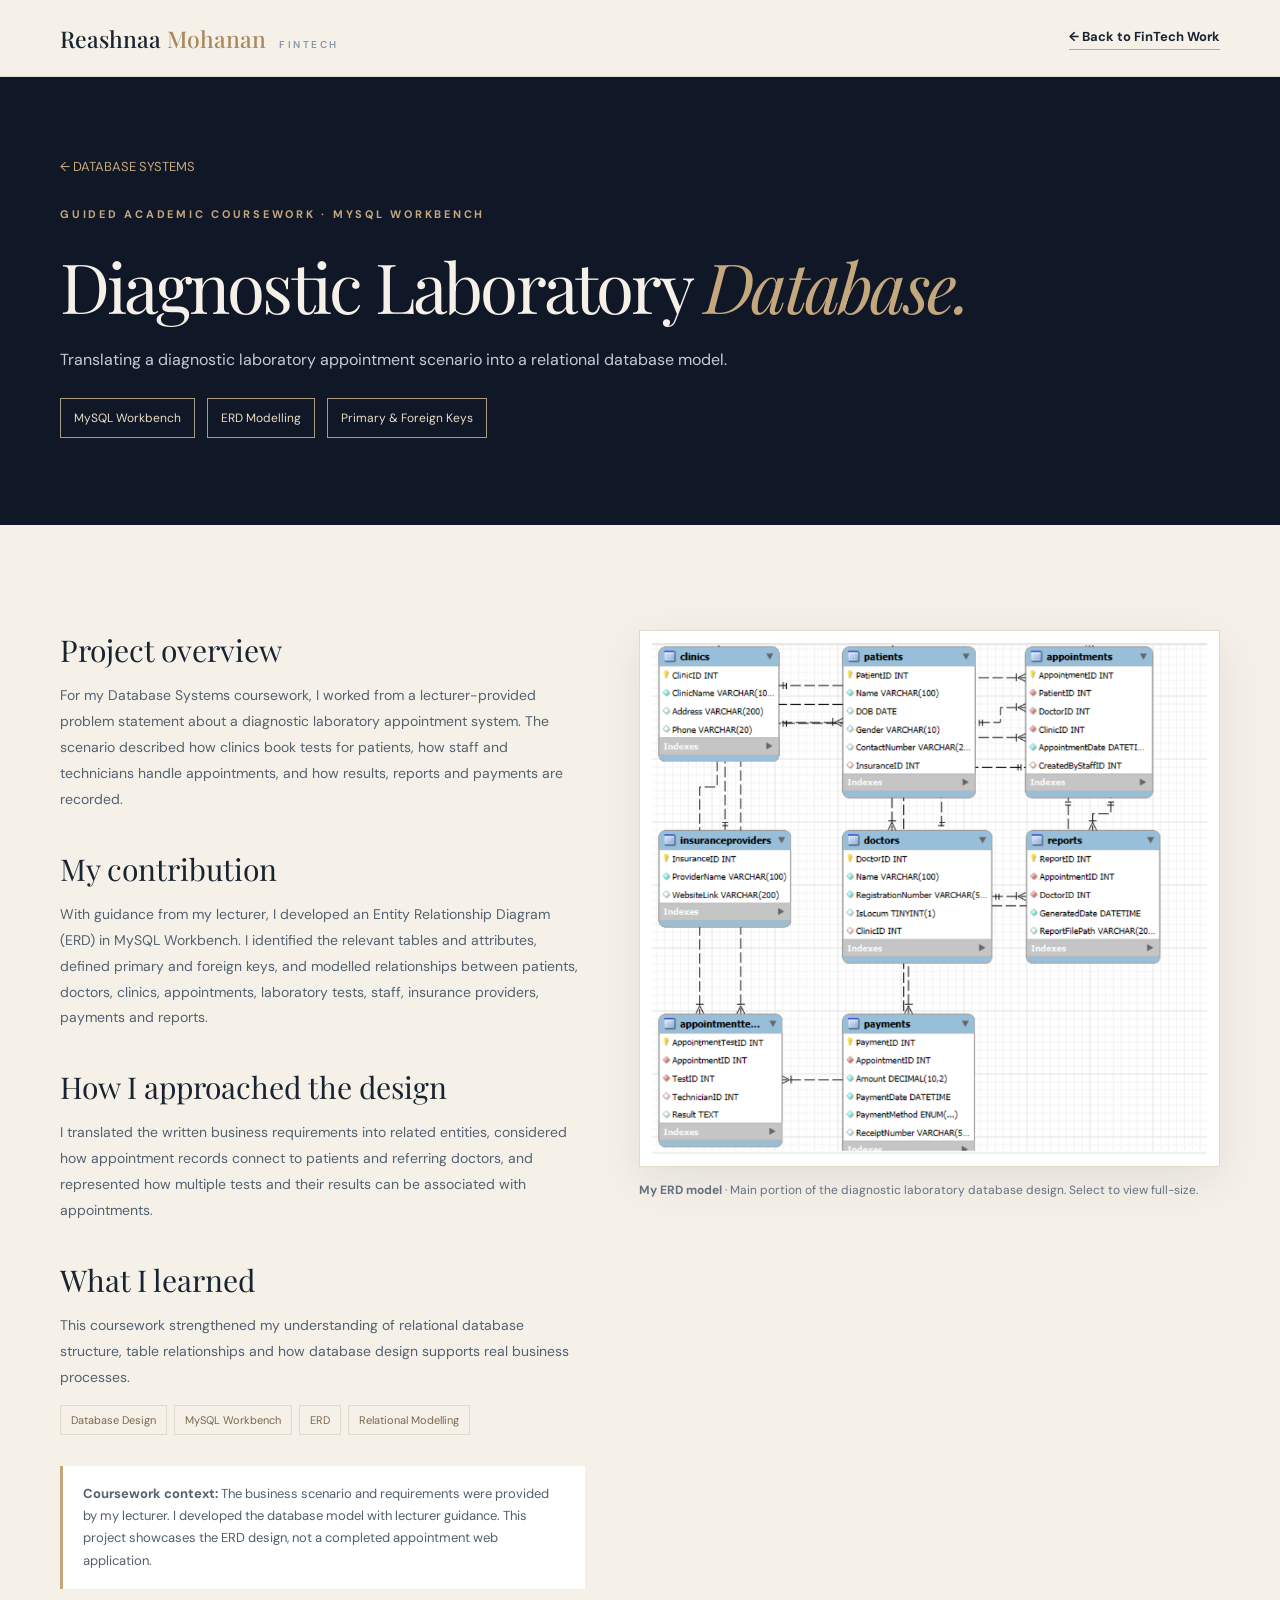
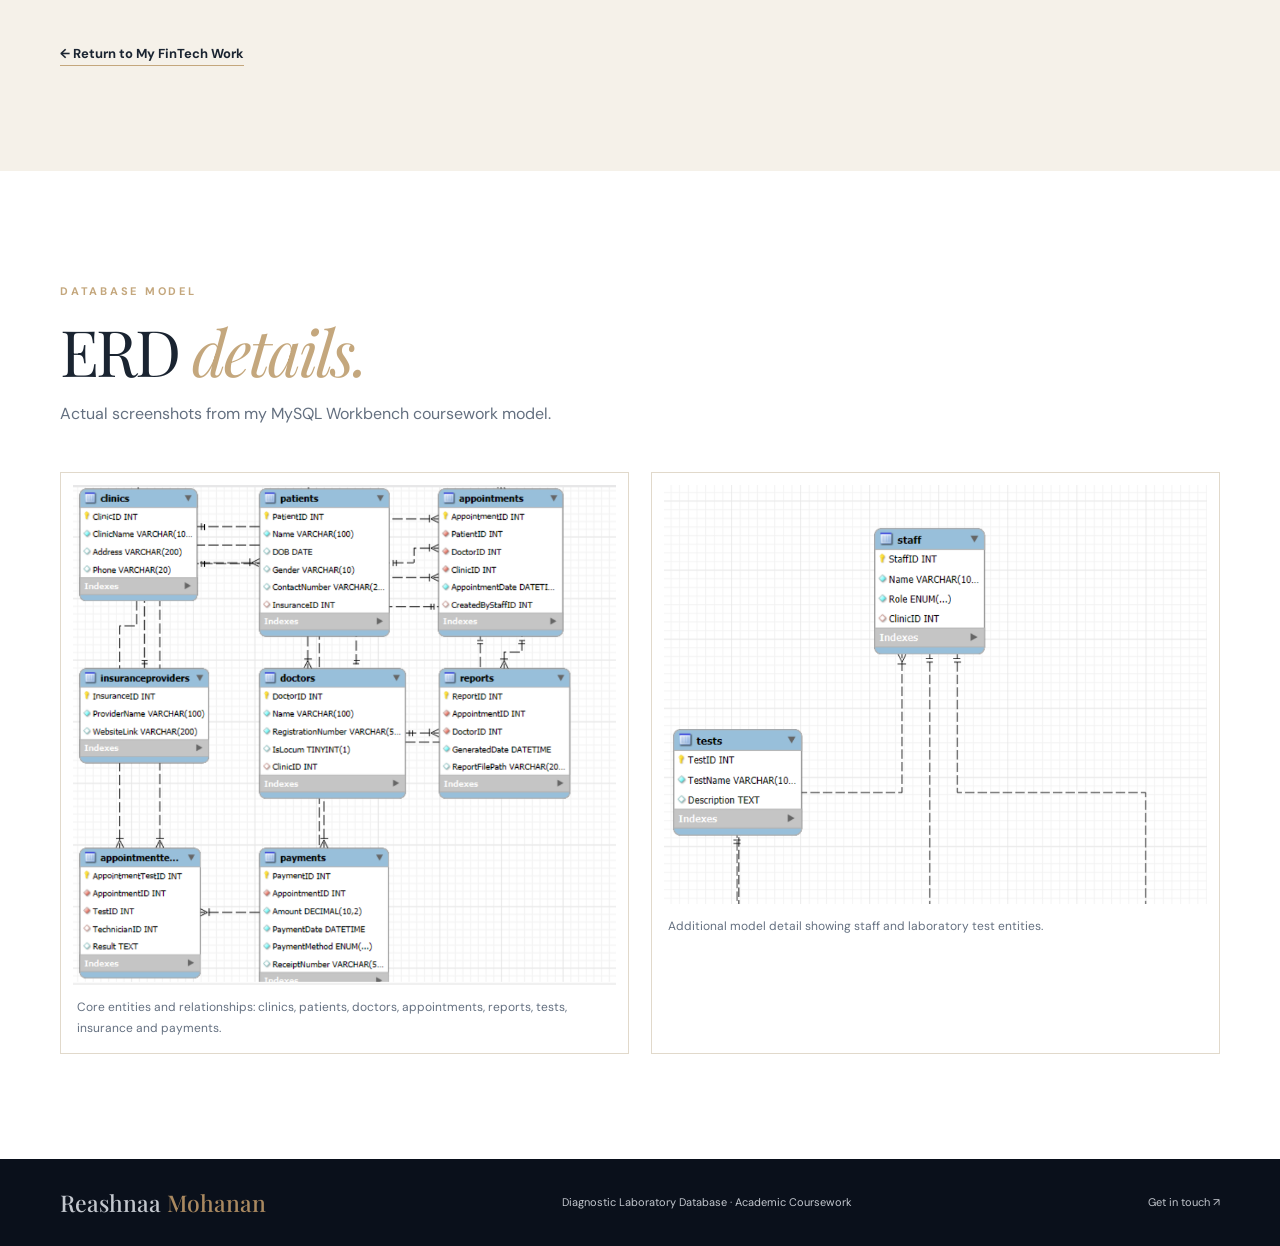
<file: diagnostic-laboratory-database.html>
<!doctype html><html lang="en"><head><meta charset="utf-8"><meta name="viewport" content="width=device-width,initial-scale=1"><meta name="description" content="Diagnostic Laboratory Database Design — guided academic coursework in MySQL Workbench and ERD modelling."><title>Diagnostic Laboratory Database | Reashnaa Mohanan</title><link rel="preconnect" href="https://fonts.googleapis.com"><link rel="preconnect" href="https://fonts.gstatic.com" crossorigin><link href="https://fonts.googleapis.com/css2?family=DM+Sans:wght@400;500;600;700&family=Playfair+Display:wght@400;500;600&display=swap" rel="stylesheet"><link rel="stylesheet" href="styles.css"></head><body><a class="skip-link" href="#main">Skip to content</a><header class="site-header"><nav class="nav wrap" aria-label="Main navigation"><a class="brand" href="index.html#home">Reashnaa <span>Mohanan</span><small>FINTECH</small></a><a class="text-link" href="index.html#fintech-work">← Back to FinTech Work</a></nav></header><main id="main"><section class="tableau-intro"><div class="wrap"><a class="case-back" href="index.html#fintech-work">← DATABASE SYSTEMS</a><div style="margin-top:20px"><span class="kicker">GUIDED ACADEMIC COURSEWORK · MYSQL WORKBENCH</span></div><h1>Diagnostic Laboratory <em style="color:var(--gold)">Database.</em></h1><p>Translating a diagnostic laboratory appointment scenario into a relational database model.</p><div class="case-facts"><span>MySQL Workbench</span><span>ERD Modelling</span><span>Primary &amp; Foreign Keys</span></div></div></section><section class="section"><div class="wrap tableau-layout"><div class="tableau-copy"><h2>Project overview</h2><p>For my Database Systems coursework, I worked from a lecturer-provided problem statement about a diagnostic laboratory appointment system. The scenario described how clinics book tests for patients, how staff and technicians handle appointments, and how results, reports and payments are recorded.</p><h2>My contribution</h2><p>With guidance from my lecturer, I developed an Entity Relationship Diagram (ERD) in MySQL Workbench. I identified the relevant tables and attributes, defined primary and foreign keys, and modelled relationships between patients, doctors, clinics, appointments, laboratory tests, staff, insurance providers, payments and reports.</p><h2>How I approached the design</h2><p>I translated the written business requirements into related entities, considered how appointment records connect to patients and referring doctors, and represented how multiple tests and their results can be associated with appointments.</p><h2>What I learned</h2><p>This coursework strengthened my understanding of relational database structure, table relationships and how database design supports real business processes.</p><div><span class="tableau-label">Database Design</span><span class="tableau-label">MySQL Workbench</span><span class="tableau-label">ERD</span><span class="tableau-label">Relational Modelling</span></div><div class="tableau-note"><strong>Coursework context:</strong> The business scenario and requirements were provided by my lecturer. I developed the database model with lecturer guidance. This project showcases the ERD design, not a completed appointment web application.</div><a class="text-link tableau-back" href="index.html#fintech-work">← Return to My FinTech Work</a></div><aside class="tableau-visual"><a class="tableau-image-link" href="assets/diagnostic-laboratory-erd-main.png" target="_blank" rel="noopener noreferrer"><img src="assets/diagnostic-laboratory-erd-main.png" alt="MySQL Workbench diagnostic laboratory ERD with patients, clinics, doctors, appointments, insurance, reports and payments"></a><p class="tableau-image-caption"><strong>My ERD model</strong> · Main portion of the diagnostic laboratory database design. Select to view full-size.</p></aside></div></section><section class="section section-light"><div class="wrap"><div class="section-head"><span class="kicker">DATABASE MODEL</span><h2>ERD <em>details.</em></h2><p>Actual screenshots from my MySQL Workbench coursework model.</p></div><div class="erd-gallery"><figure><a href="assets/diagnostic-laboratory-erd-main.png" target="_blank" rel="noopener noreferrer"><img src="assets/diagnostic-laboratory-erd-main.png" loading="lazy" alt="Main portion of diagnostic laboratory ERD"></a><figcaption>Core entities and relationships: clinics, patients, doctors, appointments, reports, tests, insurance and payments.</figcaption></figure><figure><a href="assets/diagnostic-laboratory-erd-detail.png" target="_blank" rel="noopener noreferrer"><img src="assets/diagnostic-laboratory-erd-detail.png" loading="lazy" alt="Additional ERD screenshot with staff and tests"></a><figcaption>Additional model detail showing staff and laboratory test entities.</figcaption></figure></div></div></section></main><footer class="footer"><div class="wrap footer-inner"><a class="brand" href="index.html#home">Reashnaa <span>Mohanan</span></a><span>Diagnostic Laboratory Database · Academic Coursework</span><a href="index.html#contact">Get in touch ↗</a></div></footer></body></html>
</file>
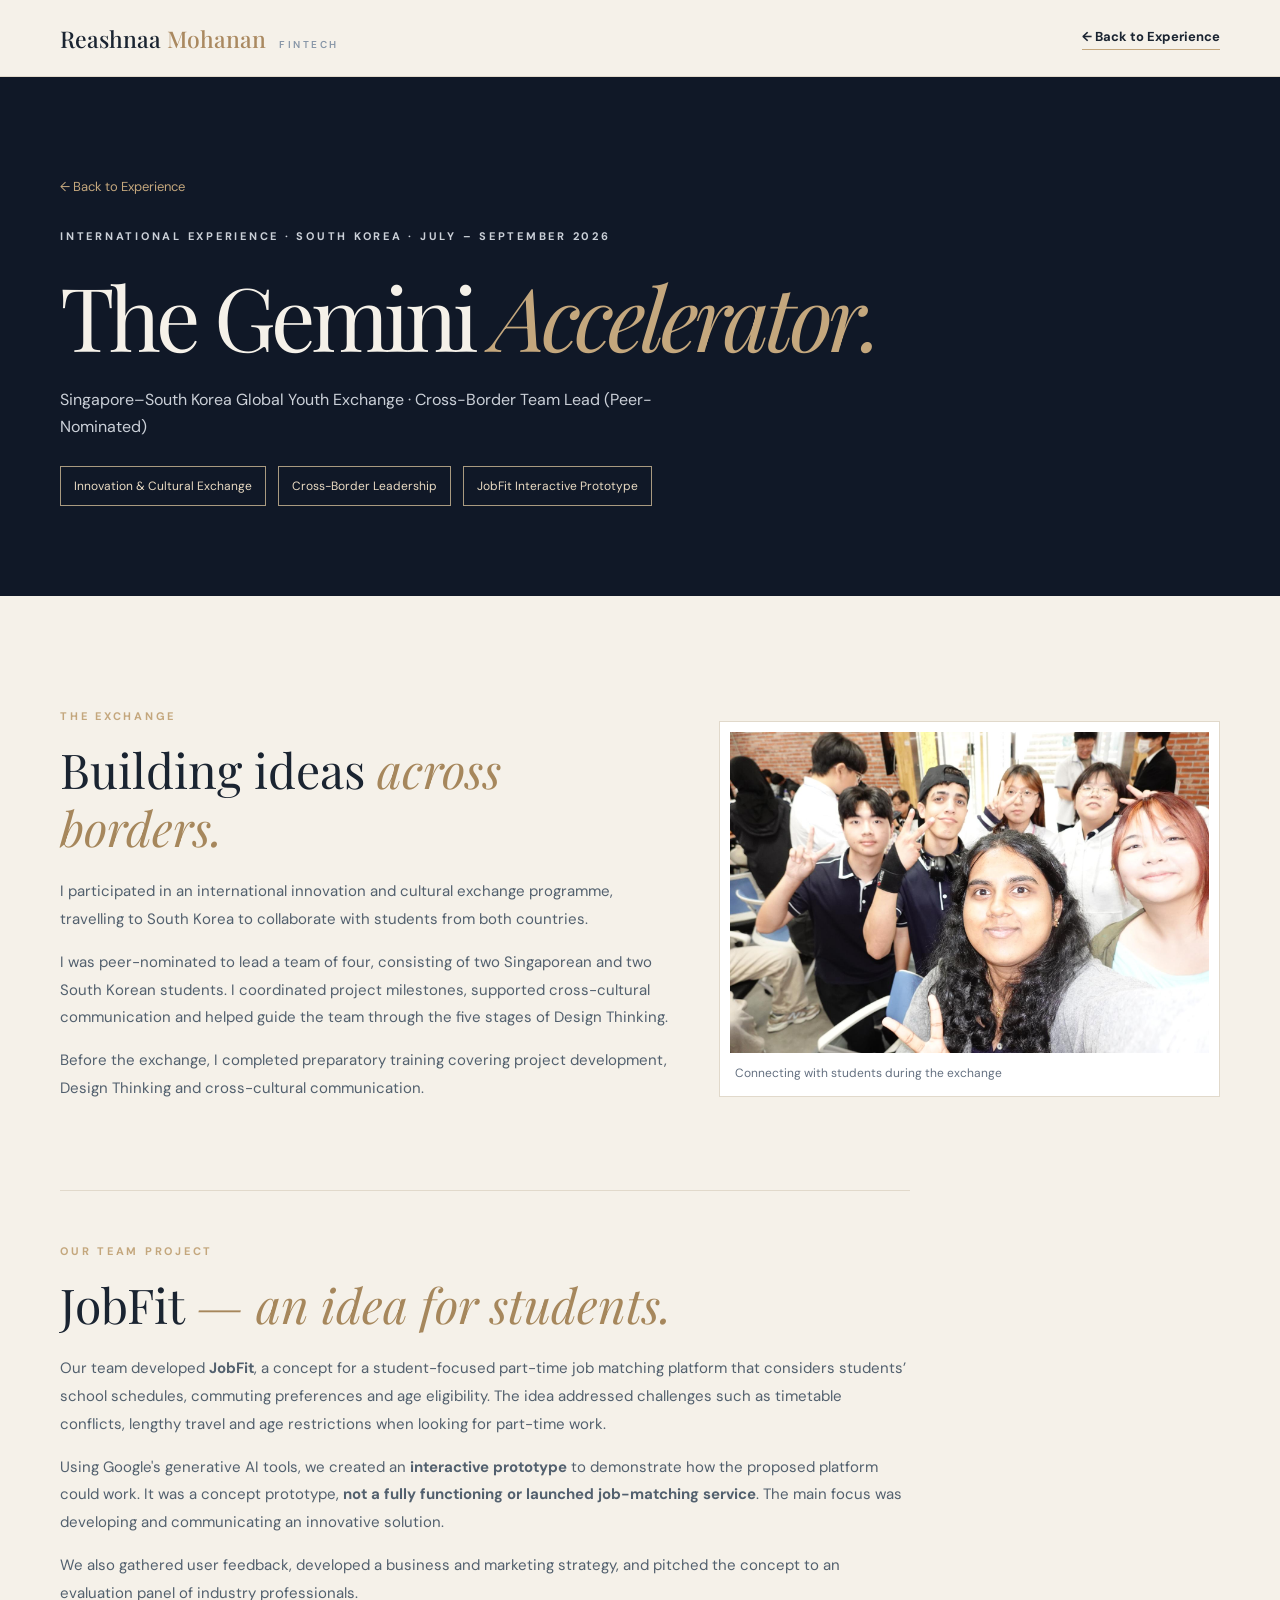
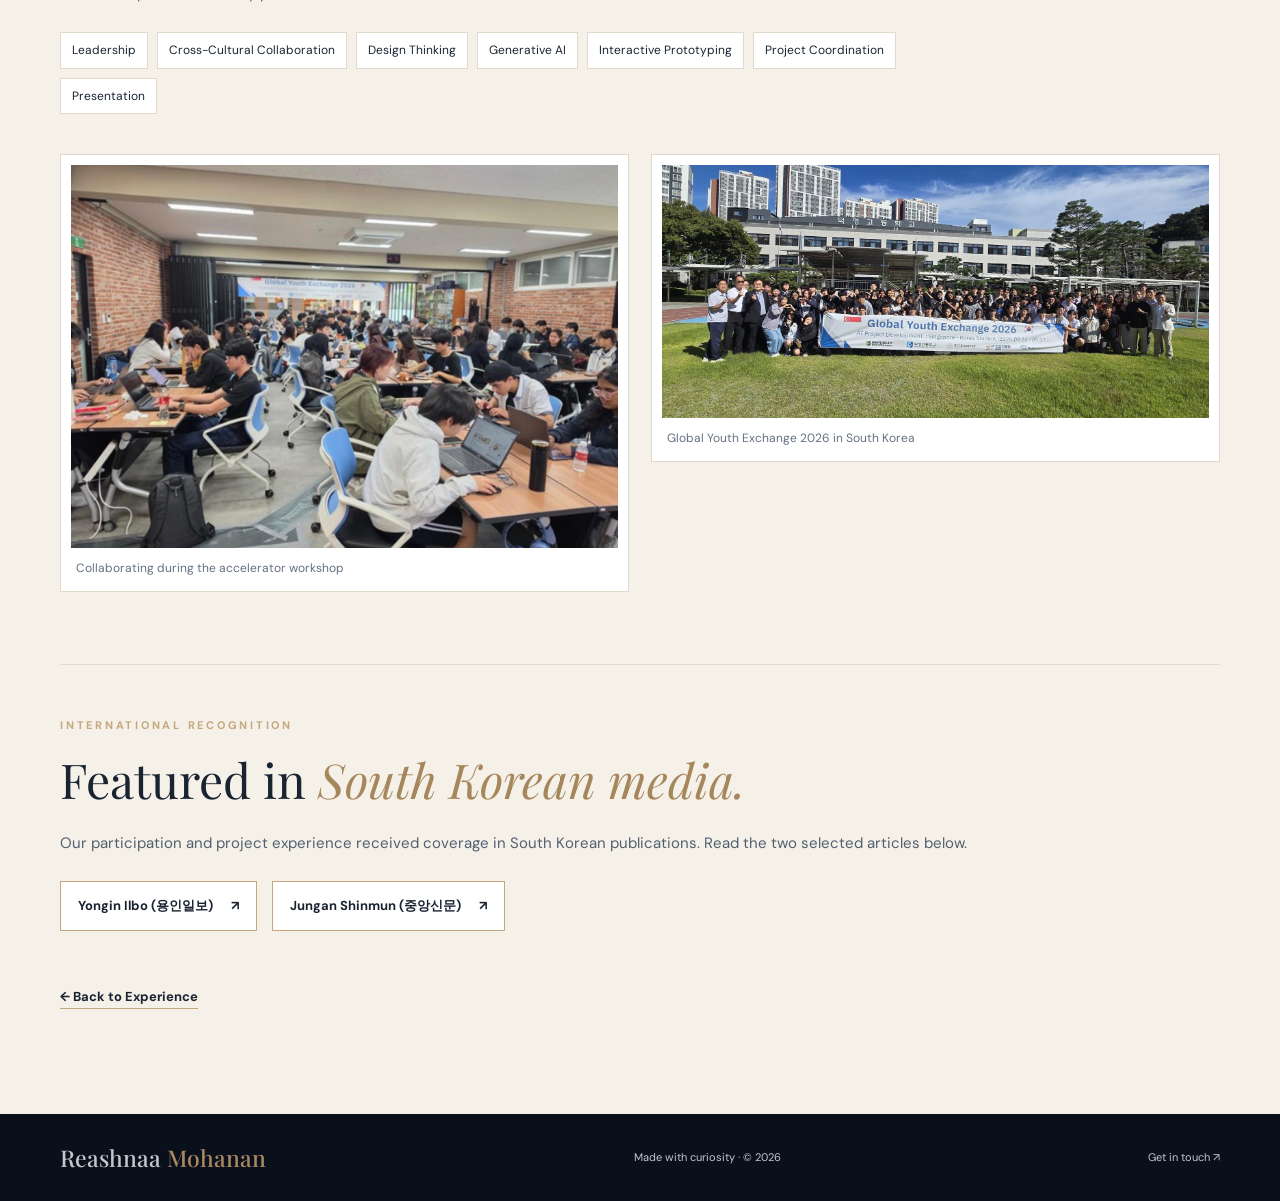
<file: gemini-accelerator-jobfit.html>
<!DOCTYPE html>
<html lang="en"><head><meta charset="UTF-8"/><meta name="viewport" content="width=device-width, initial-scale=1.0"/><meta name="theme-color" content="#101827"/><meta name="description" content="Reashnaa Mohanan's Singapore–South Korea Global Youth Exchange experience and JobFit interactive prototype."/><title>The Gemini Accelerator &amp; JobFit | Reashnaa Mohanan</title><link rel="preconnect" href="https://fonts.googleapis.com"/><link rel="preconnect" href="https://fonts.gstatic.com" crossorigin/><link href="https://fonts.googleapis.com/css2?family=DM+Sans:wght@400;500;600;700&amp;family=Playfair+Display:wght@400;500;600&amp;display=swap" rel="stylesheet"/><link rel="stylesheet" href="styles.css"/><script src="script.js" defer></script></head>
<body><a class="skip-link" href="#main">Skip to content</a><header class="site-header"><nav class="nav wrap" aria-label="Main navigation"><a class="brand" href="index.html#home">Reashnaa <span>Mohanan</span><small>FINTECH</small></a><a class="text-link" href="index.html#experience">← Back to Experience</a></nav></header>
<main id="main"><section class="case-hero"><div class="wrap"><a class="case-back" href="index.html#experience">← Back to Experience</a><p class="kicker" style="margin-top:28px">INTERNATIONAL EXPERIENCE · SOUTH KOREA · JULY – SEPTEMBER 2026</p><h1>The Gemini <em>Accelerator.</em></h1><p>Singapore–South Korea Global Youth Exchange · Cross-Border Team Lead (Peer-Nominated)</p><div class="case-facts"><span>Innovation &amp; Cultural Exchange</span><span>Cross-Border Leadership</span><span>JobFit Interactive Prototype</span></div></div></section>
<section class="section"><div class="wrap korea-story"><div class="korea-intro"><div><span class="gold-label">THE EXCHANGE</span><h2>Building ideas <em>across borders.</em></h2><p>I participated in an international innovation and cultural exchange programme, travelling to South Korea to collaborate with students from both countries.</p><p>I was peer-nominated to lead a team of four, consisting of two Singaporean and two South Korean students. I coordinated project milestones, supported cross-cultural communication and helped guide the team through the five stages of Design Thinking.</p><p>Before the exchange, I completed preparatory training covering project development, Design Thinking and cross-cultural communication.</p></div><figure class="korea-feature-photo"><img src="assets/korea-exchange-team.jpeg" alt="Students taking a group selfie during the Singapore–South Korea youth exchange" loading="lazy"/><figcaption>Connecting with students during the exchange</figcaption></figure></div>
<div class="korea-project"><span class="gold-label">OUR TEAM PROJECT</span><h2>JobFit <em>— an idea for students.</em></h2><p>Our team developed <strong>JobFit</strong>, a concept for a student-focused part-time job matching platform that considers students’ school schedules, commuting preferences and age eligibility. The idea addressed challenges such as timetable conflicts, lengthy travel and age restrictions when looking for part-time work.</p><p>Using Google's generative AI tools, we created an <strong>interactive prototype</strong> to demonstrate how the proposed platform could work. It was a concept prototype, <strong>not a fully functioning or launched job-matching service</strong>. The main focus was developing and communicating an innovative solution.</p><p>We also gathered user feedback, developed a business and marketing strategy, and pitched the concept to an evaluation panel of industry professionals.</p><div class="korea-skill-tags"><span>Leadership</span><span>Cross-Cultural Collaboration</span><span>Design Thinking</span><span>Generative AI</span><span>Interactive Prototyping</span><span>Project Coordination</span><span>Presentation</span></div></div>
<div class="korea-gallery"><figure><img src="assets/korea-exchange-workshop.jpeg" alt="Students from the exchange programme collaborating on laptops in a workshop" loading="lazy"/><figcaption>Collaborating during the accelerator workshop</figcaption></figure><figure><img src="assets/korea-exchange-group.jpeg" alt="Singapore–South Korea Global Youth Exchange 2026 group photograph outdoors" loading="lazy"/><figcaption>Global Youth Exchange 2026 in South Korea</figcaption></figure></div>
<div class="korea-coverage"><span class="gold-label">INTERNATIONAL RECOGNITION</span><h2>Featured in <em>South Korean media.</em></h2><p>Our participation and project experience received coverage in South Korean publications. Read the two selected articles below.</p><div class="korea-article-links"><a href="https://share.google/QugZAOdEF2yCvVhss" target="_blank" rel="noopener noreferrer">Yongin Ilbo (용인일보) <span aria-hidden="true">↗</span></a><a href="https://share.google/wRQYU9THVtIqfKHIB" target="_blank" rel="noopener noreferrer">Jungan Shinmun (중앙신문) <span aria-hidden="true">↗</span></a></div></div>
<a class="text-link korea-bottom-back" href="index.html#experience">← Back to Experience</a></div></section></main><footer class="footer"><div class="wrap footer-inner"><a class="brand" href="index.html#home">Reashnaa <span>Mohanan</span></a><span>Made with curiosity · © 2026</span><a href="index.html#contact">Get in touch ↗</a></div></footer></body></html>
</file>
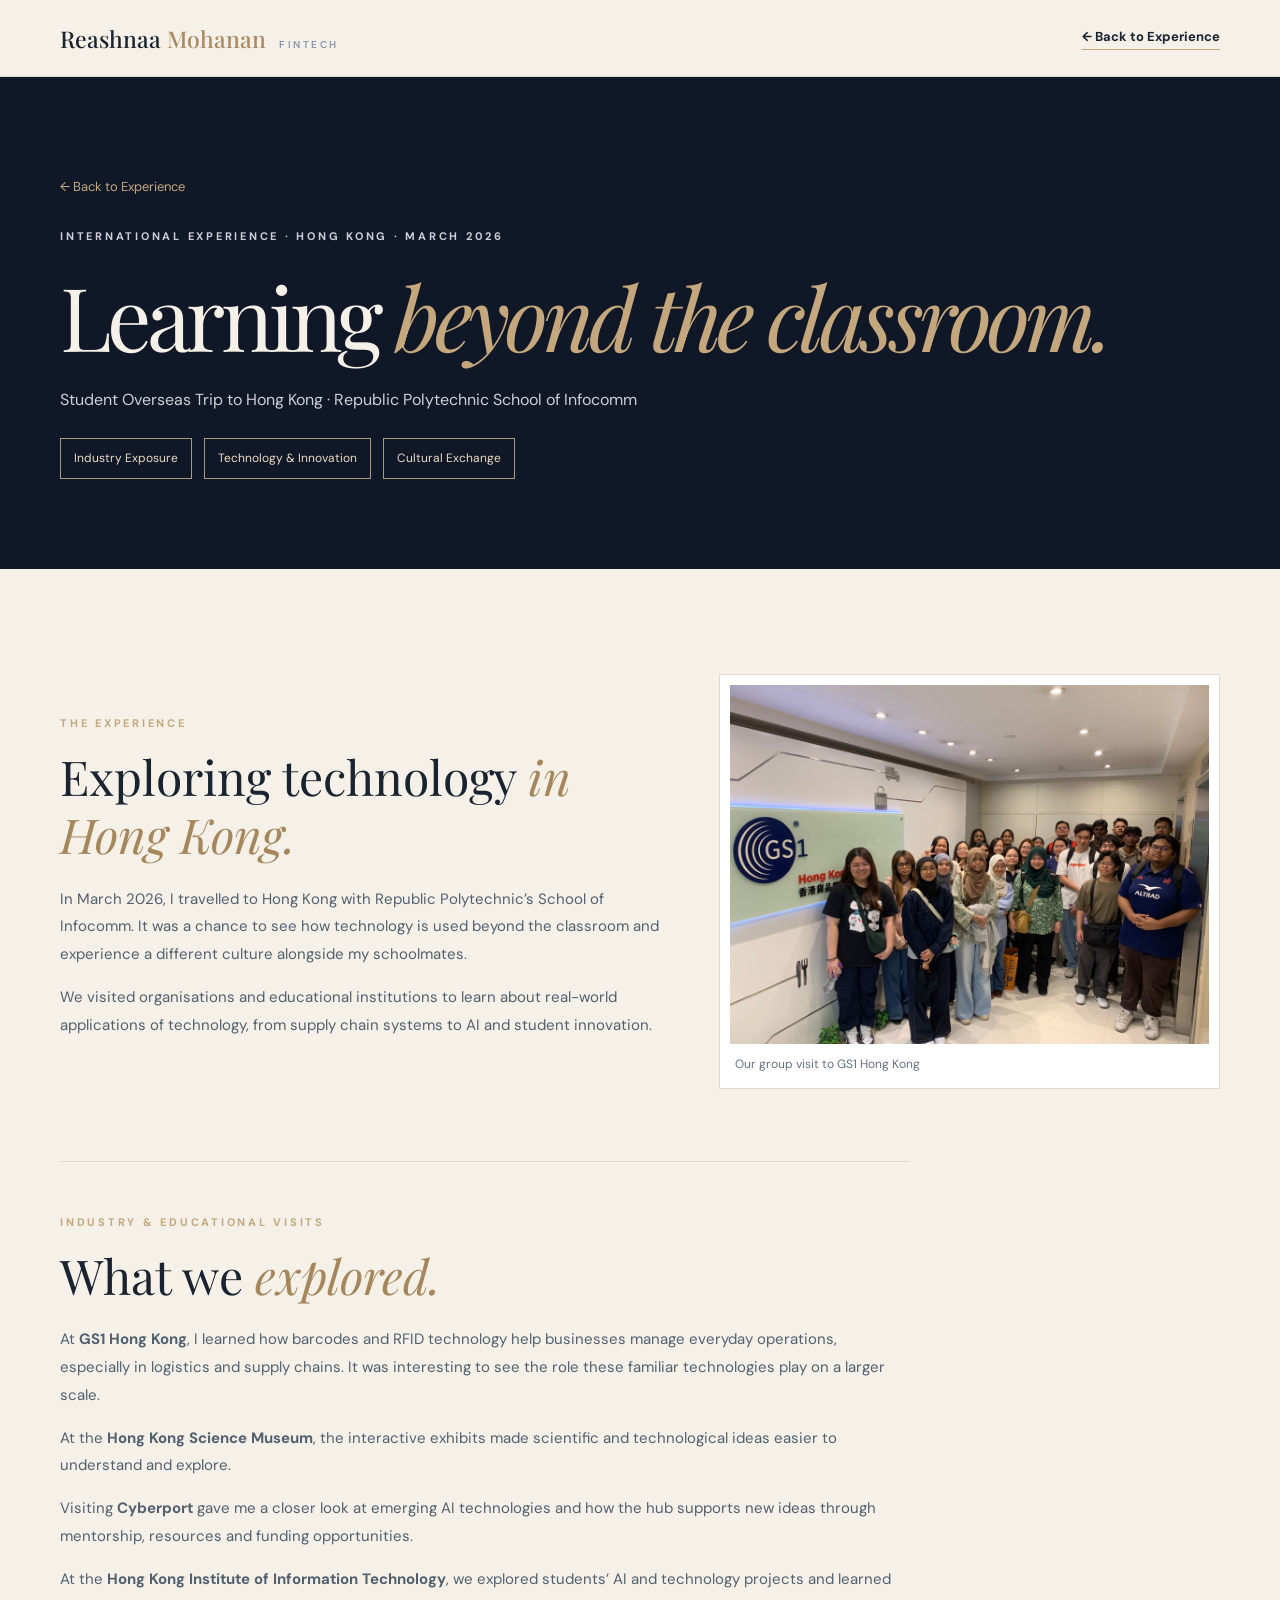
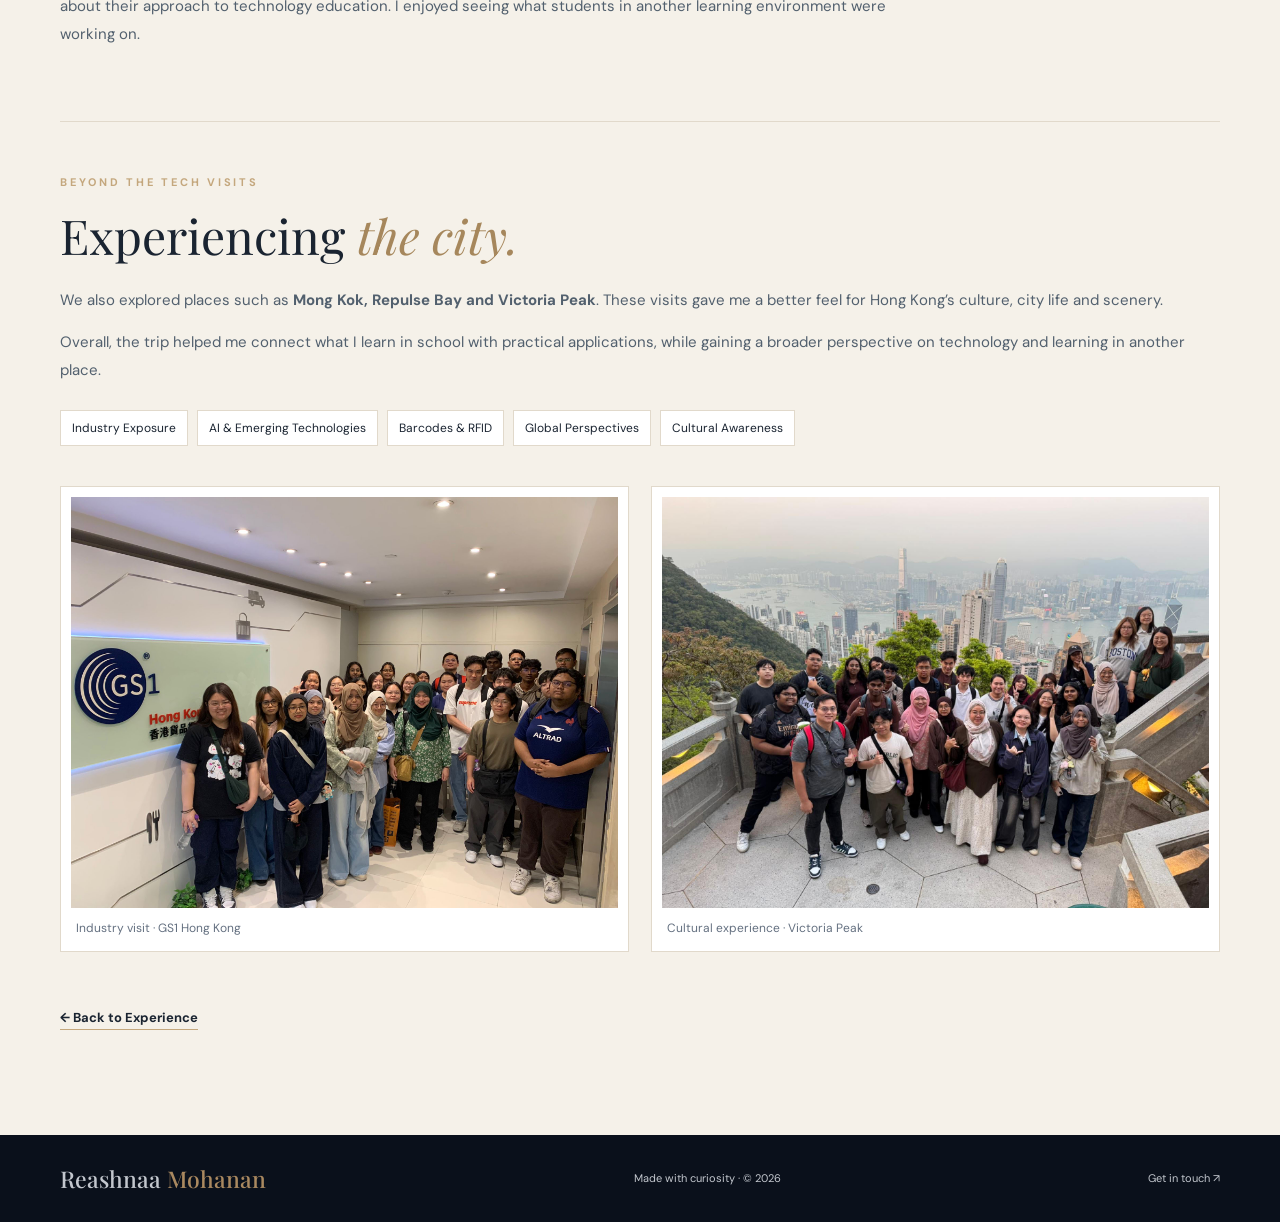
<file: hong-kong-overseas-trip.html>
<!DOCTYPE html>
<html lang="en"><head><meta charset="UTF-8"/><meta name="viewport" content="width=device-width, initial-scale=1.0"/><meta name="theme-color" content="#101827"/><meta name="description" content="Reashnaa Mohanan's Republic Polytechnic School of Infocomm overseas learning trip to Hong Kong in March 2026."/><title>Hong Kong Overseas Trip | Reashnaa Mohanan</title><link rel="preconnect" href="https://fonts.googleapis.com"/><link rel="preconnect" href="https://fonts.gstatic.com" crossorigin/><link href="https://fonts.googleapis.com/css2?family=DM+Sans:wght@400;500;600;700&amp;family=Playfair+Display:wght@400;500;600&amp;display=swap" rel="stylesheet"/><link rel="stylesheet" href="styles.css"/><script src="script.js" defer></script></head>
<body><a class="skip-link" href="#main">Skip to content</a><header class="site-header"><nav class="nav wrap" aria-label="Main navigation"><a class="brand" href="index.html#home">Reashnaa <span>Mohanan</span><small>FINTECH</small></a><a class="text-link" href="index.html#experience">← Back to Experience</a></nav></header>
<main id="main"><section class="case-hero"><div class="wrap"><a class="case-back" href="index.html#experience">← Back to Experience</a><p class="kicker" style="margin-top:28px">INTERNATIONAL EXPERIENCE · HONG KONG · MARCH 2026</p><h1>Learning <em>beyond the classroom.</em></h1><p>Student Overseas Trip to Hong Kong · Republic Polytechnic School of Infocomm</p><div class="case-facts"><span>Industry Exposure</span><span>Technology &amp; Innovation</span><span>Cultural Exchange</span></div></div></section>
<section class="section"><div class="wrap korea-story"><div class="korea-intro"><div><span class="gold-label">THE EXPERIENCE</span><h2>Exploring technology <em>in Hong Kong.</em></h2><p>In March 2026, I travelled to Hong Kong with Republic Polytechnic’s School of Infocomm. It was a chance to see how technology is used beyond the classroom and experience a different culture alongside my schoolmates.</p><p>We visited organisations and educational institutions to learn about real-world applications of technology, from supply chain systems to AI and student innovation.</p></div><figure class="korea-feature-photo"><img src="assets/hong-kong-gs1-group.jpeg" alt="Republic Polytechnic students on a group visit to GS1 Hong Kong" loading="lazy"/><figcaption>Our group visit to GS1 Hong Kong</figcaption></figure></div>
<div class="korea-project"><span class="gold-label">INDUSTRY &amp; EDUCATIONAL VISITS</span><h2>What we <em>explored.</em></h2><p>At <strong>GS1 Hong Kong</strong>, I learned how barcodes and RFID technology help businesses manage everyday operations, especially in logistics and supply chains. It was interesting to see the role these familiar technologies play on a larger scale.</p><p>At the <strong>Hong Kong Science Museum</strong>, the interactive exhibits made scientific and technological ideas easier to understand and explore.</p><p>Visiting <strong>Cyberport</strong> gave me a closer look at emerging AI technologies and how the hub supports new ideas through mentorship, resources and funding opportunities.</p><p>At the <strong>Hong Kong Institute of Information Technology</strong>, we explored students’ AI and technology projects and learned about their approach to technology education. I enjoyed seeing what students in another learning environment were working on.</p></div>
<div class="korea-coverage"><span class="gold-label">BEYOND THE TECH VISITS</span><h2>Experiencing <em>the city.</em></h2><p>We also explored places such as <strong>Mong Kok, Repulse Bay and Victoria Peak</strong>. These visits gave me a better feel for Hong Kong’s culture, city life and scenery.</p><p>Overall, the trip helped me connect what I learn in school with practical applications, while gaining a broader perspective on technology and learning in another place.</p><div class="korea-skill-tags"><span>Industry Exposure</span><span>AI &amp; Emerging Technologies</span><span>Barcodes &amp; RFID</span><span>Global Perspectives</span><span>Cultural Awareness</span></div><div class="korea-gallery hong-kong-gallery"><figure><img src="assets/hong-kong-gs1-group.jpeg" alt="Students during the GS1 Hong Kong industry visit" loading="lazy"/><figcaption>Industry visit · GS1 Hong Kong</figcaption></figure><figure><img src="assets/hong-kong-victoria-peak.jpg" alt="Republic Polytechnic students posing with the Hong Kong skyline from Victoria Peak" loading="lazy"/><figcaption>Cultural experience · Victoria Peak</figcaption></figure></div></div>
<a class="text-link korea-bottom-back" href="index.html#experience">← Back to Experience</a></div></section></main><footer class="footer"><div class="wrap footer-inner"><a class="brand" href="index.html#home">Reashnaa <span>Mohanan</span></a><span>Made with curiosity · © 2026</span><a href="index.html#contact">Get in touch ↗</a></div></footer></body></html>
</file>
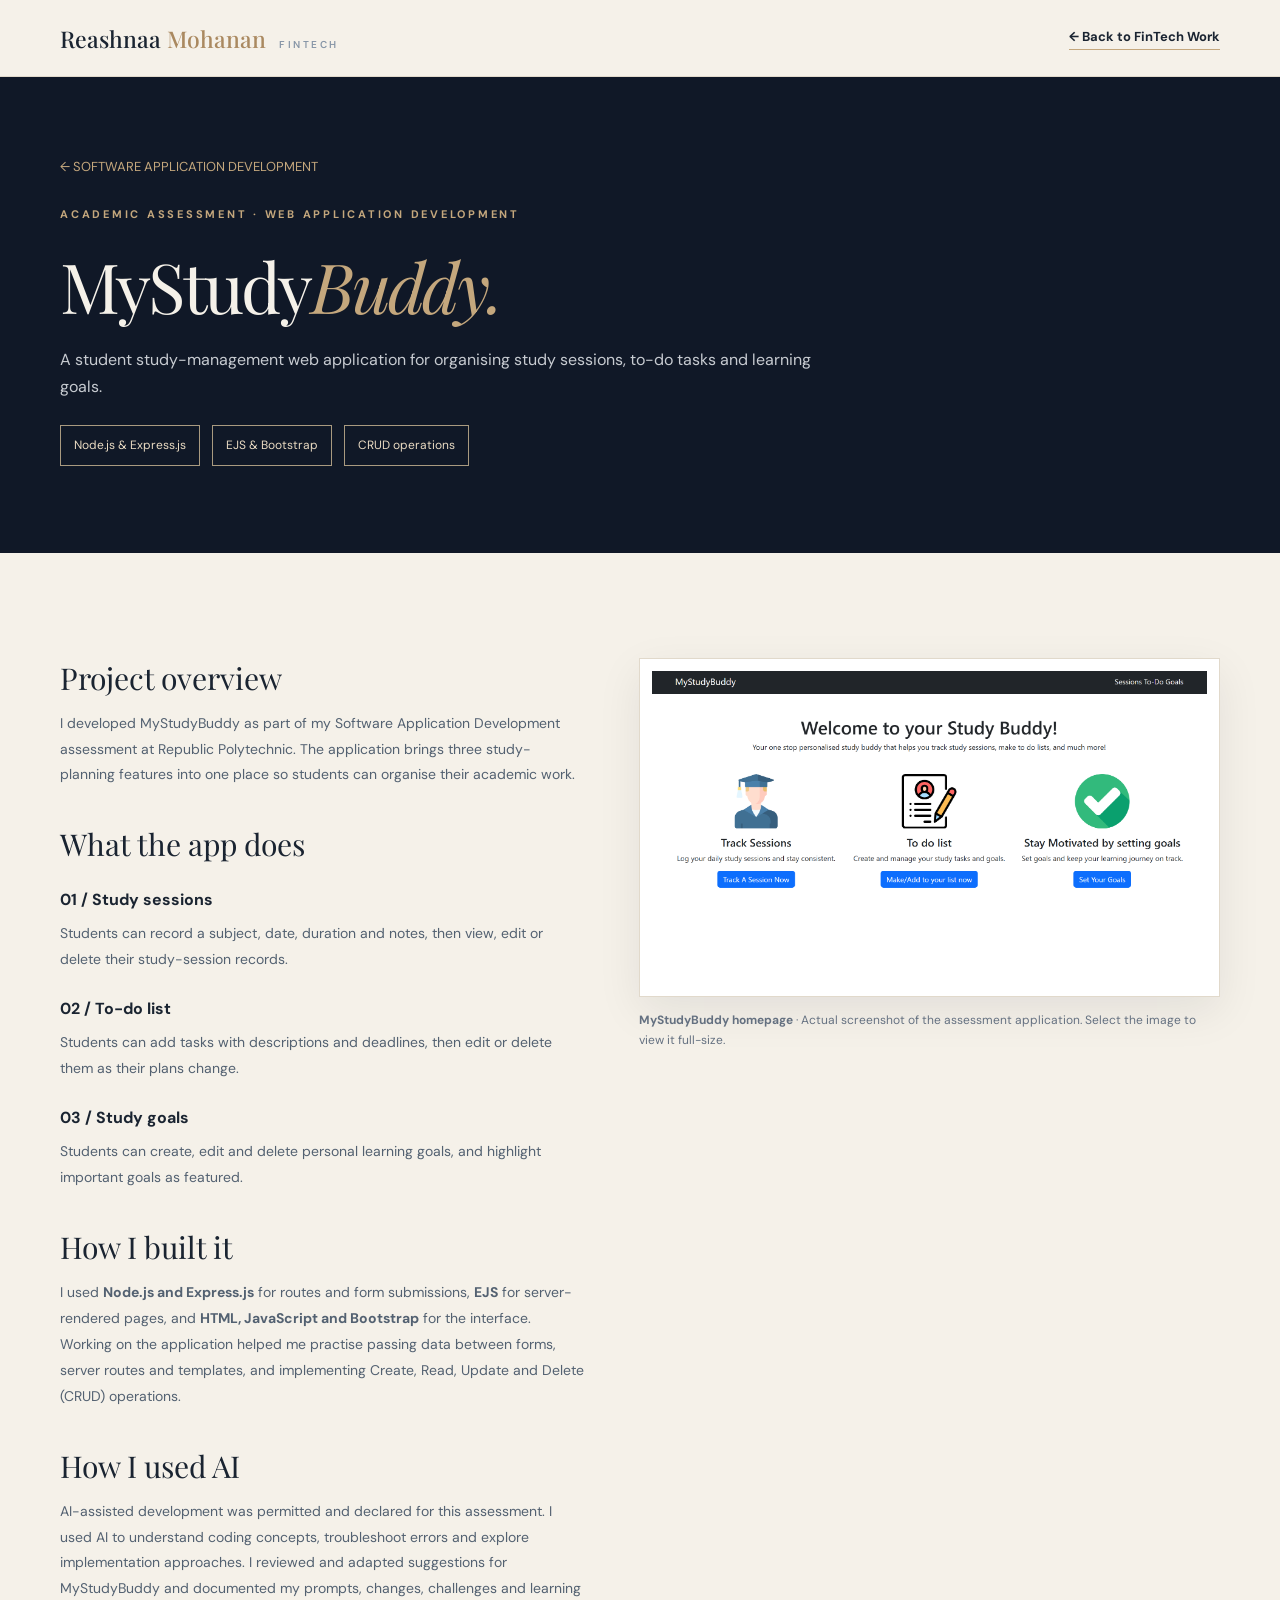
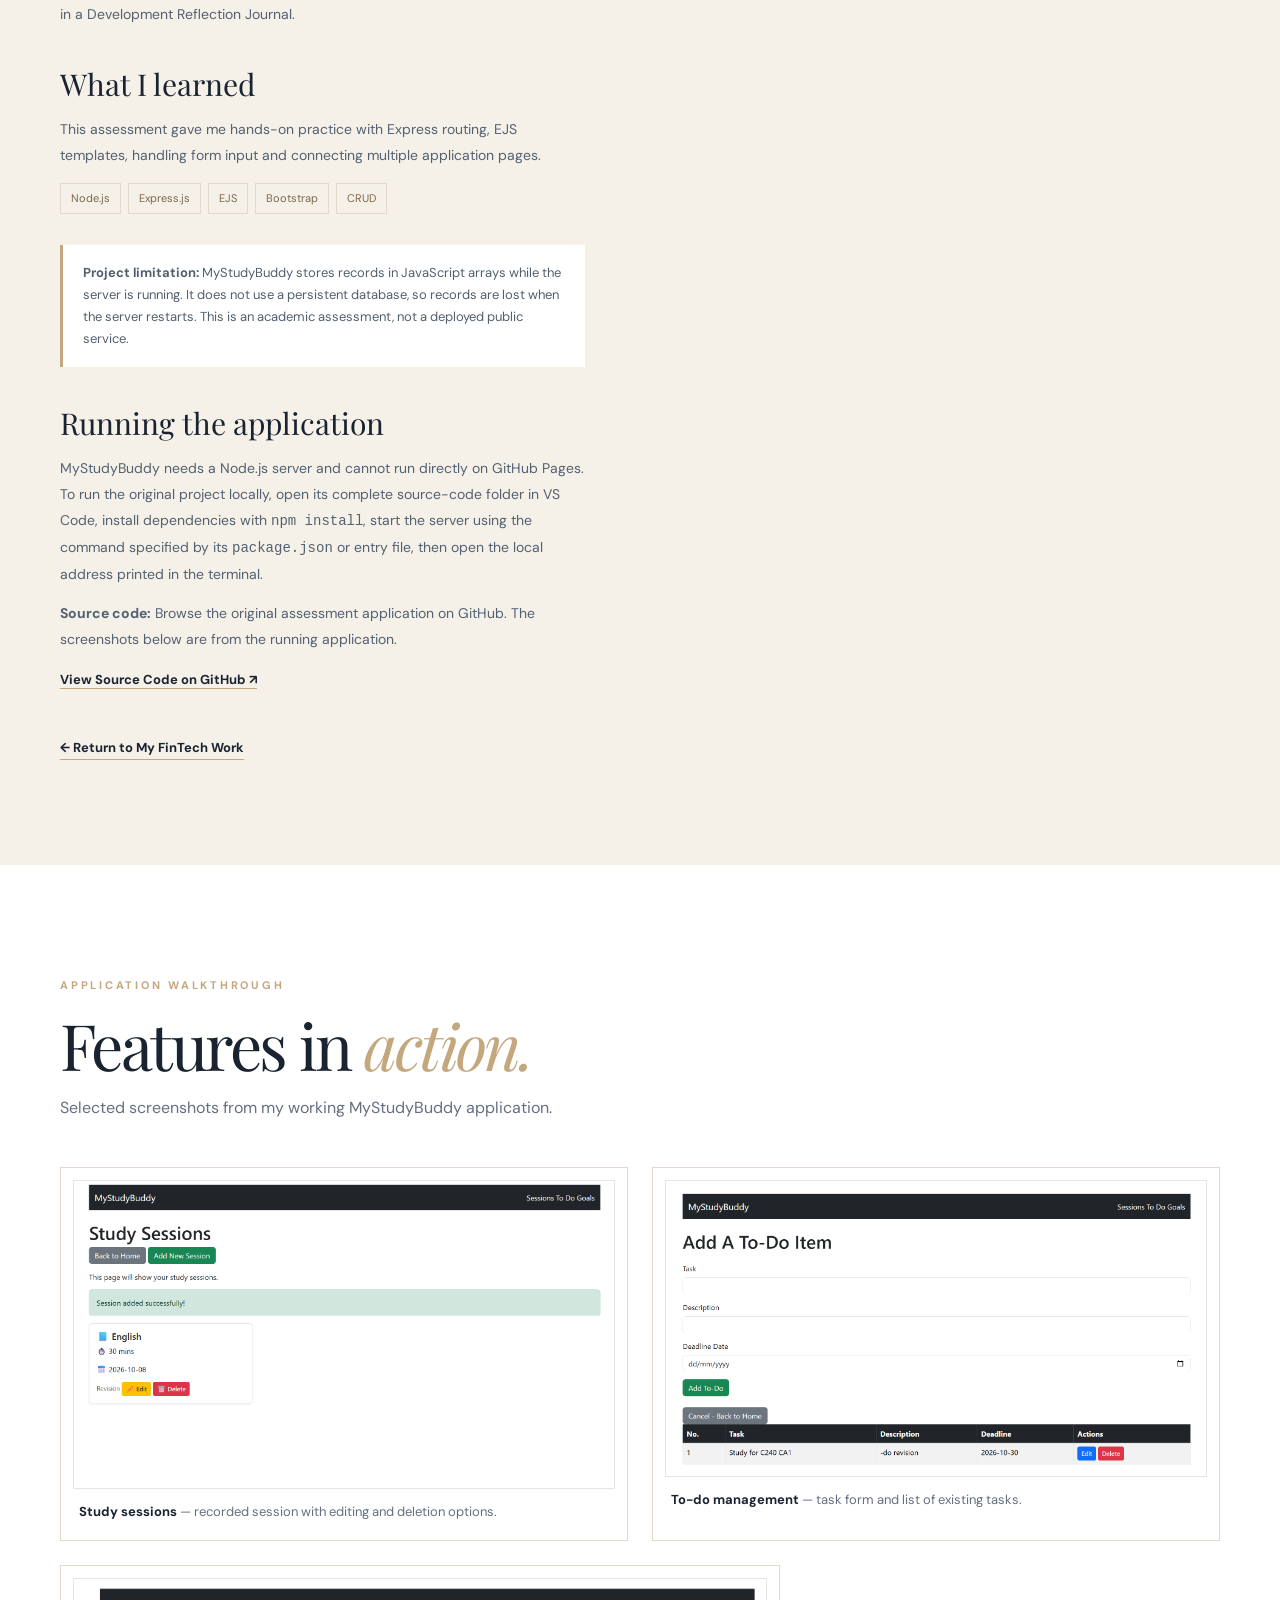
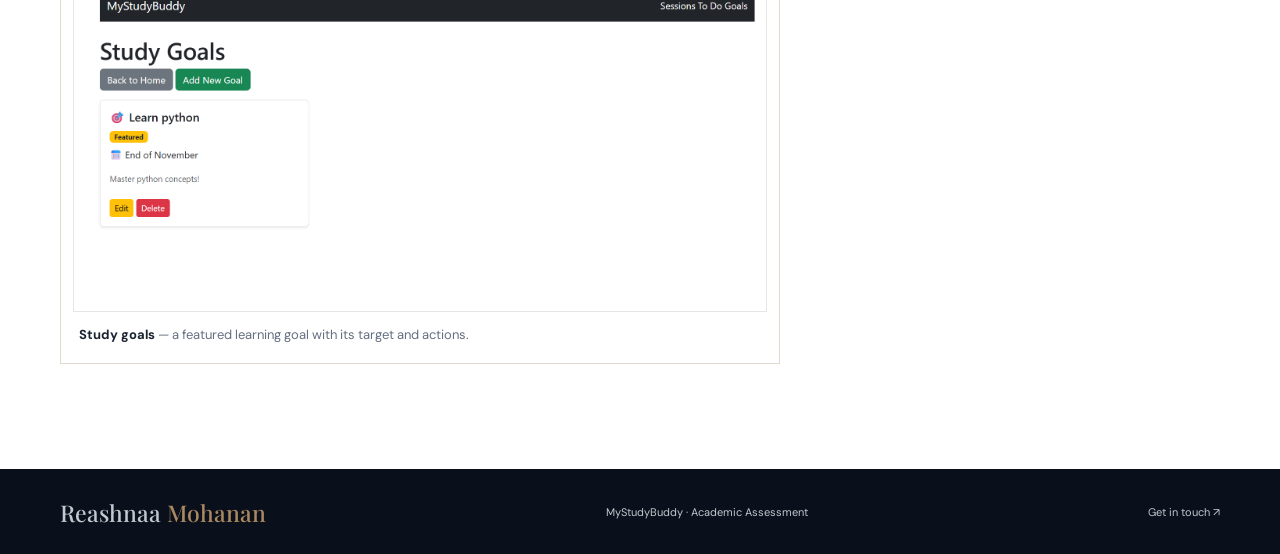
<file: mystudybuddy.html>
<!doctype html>
<html lang="en"><head><meta charset="utf-8"><meta name="viewport" content="width=device-width,initial-scale=1"><meta name="description" content="MyStudyBuddy — Software Application Development coursework project using Node.js, Express, EJS and Bootstrap."><title>MyStudyBuddy | Reashnaa Mohanan</title><link rel="preconnect" href="https://fonts.googleapis.com"><link rel="preconnect" href="https://fonts.gstatic.com" crossorigin><link href="https://fonts.googleapis.com/css2?family=DM+Sans:wght@400;500;600;700&family=Playfair+Display:wght@400;500;600&display=swap" rel="stylesheet"><link rel="stylesheet" href="styles.css"></head>
<body><a class="skip-link" href="#main">Skip to content</a><header class="site-header"><nav class="nav wrap" aria-label="Main navigation"><a class="brand" href="index.html#home">Reashnaa <span>Mohanan</span><small>FINTECH</small></a><a class="text-link" href="index.html#fintech-work">← Back to FinTech Work</a></nav></header>
<main id="main"><section class="tableau-intro"><div class="wrap"><a class="case-back" href="index.html#fintech-work">← SOFTWARE APPLICATION DEVELOPMENT</a><div style="margin-top:20px"><span class="kicker">ACADEMIC ASSESSMENT · WEB APPLICATION DEVELOPMENT</span></div><h1>MyStudy<em style="color:var(--gold)">Buddy.</em></h1><p>A student study-management web application for organising study sessions, to-do tasks and learning goals.</p><div class="case-facts"><span>Node.js &amp; Express.js</span><span>EJS &amp; Bootstrap</span><span>CRUD operations</span></div></div></section>
<section class="section"><div class="wrap tableau-layout"><div class="tableau-copy">
<h2>Project overview</h2><p>I developed MyStudyBuddy as part of my Software Application Development assessment at Republic Polytechnic. The application brings three study-planning features into one place so students can organise their academic work.</p>
<h2>What the app does</h2><h3>01 / Study sessions</h3><p>Students can record a subject, date, duration and notes, then view, edit or delete their study-session records.</p><h3>02 / To-do list</h3><p>Students can add tasks with descriptions and deadlines, then edit or delete them as their plans change.</p><h3>03 / Study goals</h3><p>Students can create, edit and delete personal learning goals, and highlight important goals as featured.</p>
<h2>How I built it</h2><p>I used <strong>Node.js and Express.js</strong> for routes and form submissions, <strong>EJS</strong> for server-rendered pages, and <strong>HTML, JavaScript and Bootstrap</strong> for the interface. Working on the application helped me practise passing data between forms, server routes and templates, and implementing Create, Read, Update and Delete (CRUD) operations.</p>
<h2>How I used AI</h2><p>AI-assisted development was permitted and declared for this assessment. I used AI to understand coding concepts, troubleshoot errors and explore implementation approaches. I reviewed and adapted suggestions for MyStudyBuddy and documented my prompts, changes, challenges and learning in a Development Reflection Journal.</p>
<h2>What I learned</h2><p>This assessment gave me hands-on practice with Express routing, EJS templates, handling form input and connecting multiple application pages.</p>
<div><span class="tableau-label">Node.js</span><span class="tableau-label">Express.js</span><span class="tableau-label">EJS</span><span class="tableau-label">Bootstrap</span><span class="tableau-label">CRUD</span></div>
<div class="tableau-note"><strong>Project limitation:</strong> MyStudyBuddy stores records in JavaScript arrays while the server is running. It does not use a persistent database, so records are lost when the server restarts. This is an academic assessment, not a deployed public service.</div>
<h2>Running the application</h2><p>MyStudyBuddy needs a Node.js server and cannot run directly on GitHub Pages. To run the original project locally, open its complete source-code folder in VS Code, install dependencies with <code>npm install</code>, start the server using the command specified by its <code>package.json</code> or entry file, then open the local address printed in the terminal.</p><p><strong>Source code:</strong> Browse the original assessment application on GitHub. The screenshots below are from the running application.</p><p><a class="text-link" href="https://github.com/Reashnaa/MyStudyBuddy" target="_blank" rel="noopener noreferrer">View Source Code on GitHub ↗</a></p>
<a class="text-link tableau-back" href="index.html#fintech-work">← Return to My FinTech Work</a>
</div><aside class="tableau-visual" aria-label="Actual MyStudyBuddy homepage screenshot"><a class="tableau-image-link" href="assets/mystudybuddy-home.png" target="_blank" rel="noopener noreferrer"><img src="assets/mystudybuddy-home.png" alt="MyStudyBuddy homepage with three study-management features: track sessions, to-do list and study goals"></a><p class="tableau-image-caption"><strong>MyStudyBuddy homepage</strong> · Actual screenshot of the assessment application. Select the image to view it full-size.</p></aside></div></section>
<section class="section section-light"><div class="wrap"><div class="section-head"><span class="kicker">APPLICATION WALKTHROUGH</span><h2>Features in <em>action.</em></h2><p>Selected screenshots from my working MyStudyBuddy application.</p></div><div class="study-gallery">
<figure><a href="assets/mystudybuddy-sessions.png" target="_blank" rel="noopener noreferrer"><img src="assets/mystudybuddy-sessions.png" alt="Study Sessions page with an English study session card, date, duration, edit and delete actions" loading="lazy"></a><figcaption><strong>Study sessions</strong> — recorded session with editing and deletion options.</figcaption></figure>
<figure><a href="assets/mystudybuddy-todo.png" target="_blank" rel="noopener noreferrer"><img src="assets/mystudybuddy-todo.png" alt="To-do page showing task input form and a task table with deadline, edit and delete buttons" loading="lazy"></a><figcaption><strong>To-do management</strong> — task form and list of existing tasks.</figcaption></figure>
<figure><a href="assets/mystudybuddy-goals.png" target="_blank" rel="noopener noreferrer"><img src="assets/mystudybuddy-goals.png" alt="Study Goals page with a featured Learn python goal card and edit and delete actions" loading="lazy"></a><figcaption><strong>Study goals</strong> — a featured learning goal with its target and actions.</figcaption></figure>
</div></div></section></main><footer class="footer"><div class="wrap footer-inner"><a class="brand" href="index.html#home">Reashnaa <span>Mohanan</span></a><span>MyStudyBuddy · Academic Assessment</span><a href="index.html#contact">Get in touch ↗</a></div></footer></body></html>
</file>
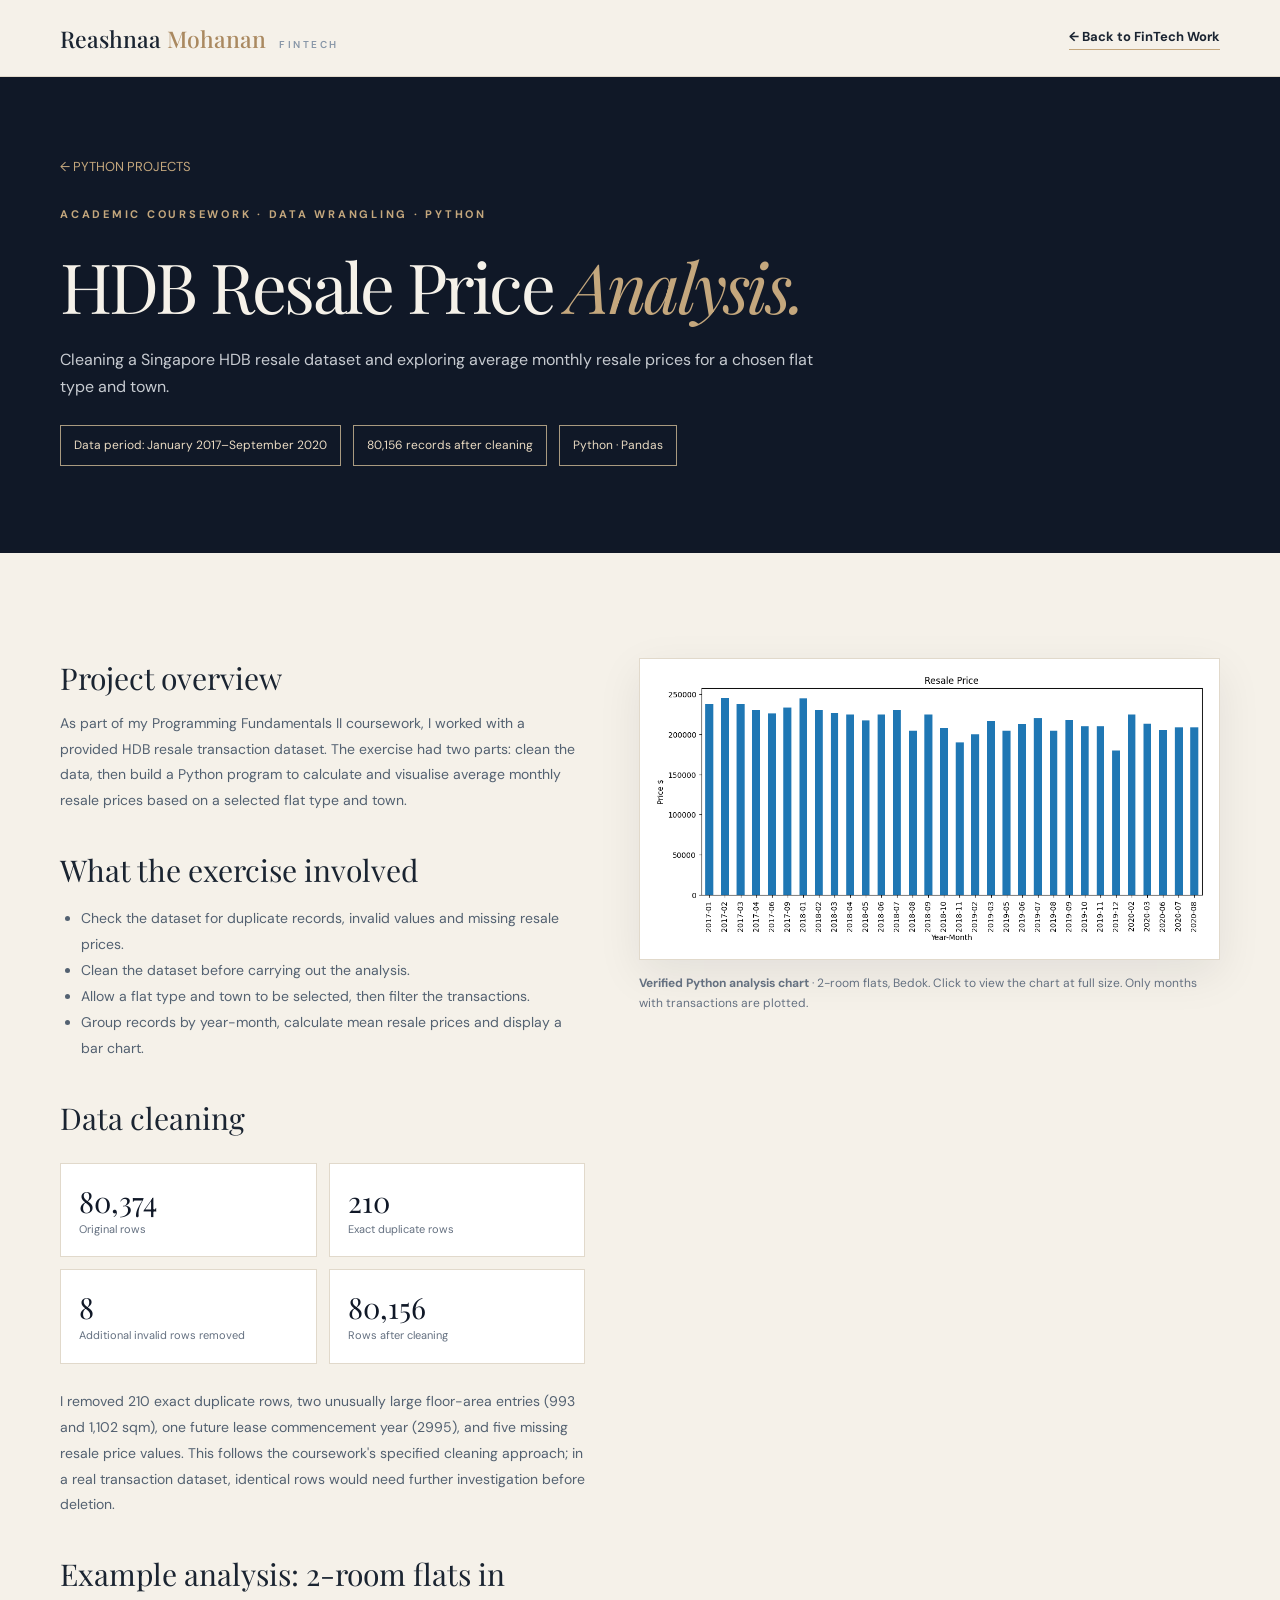
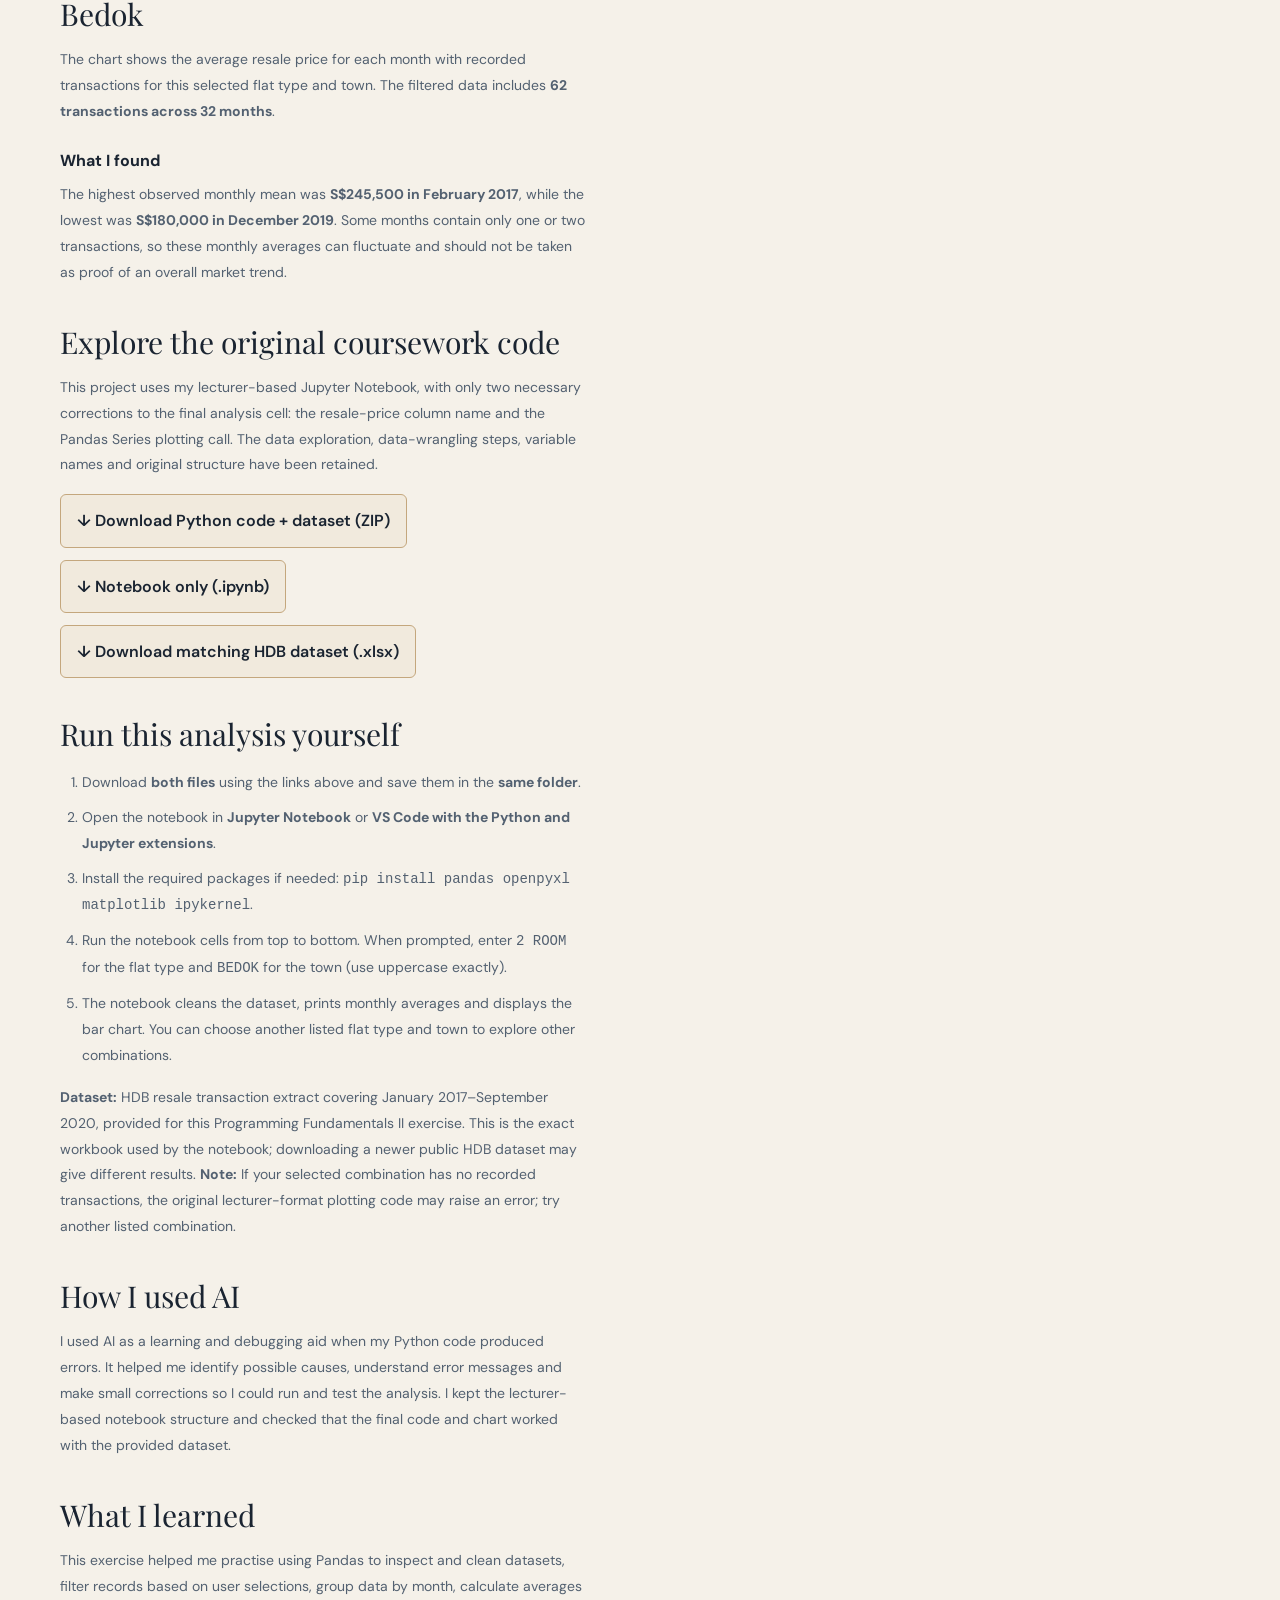
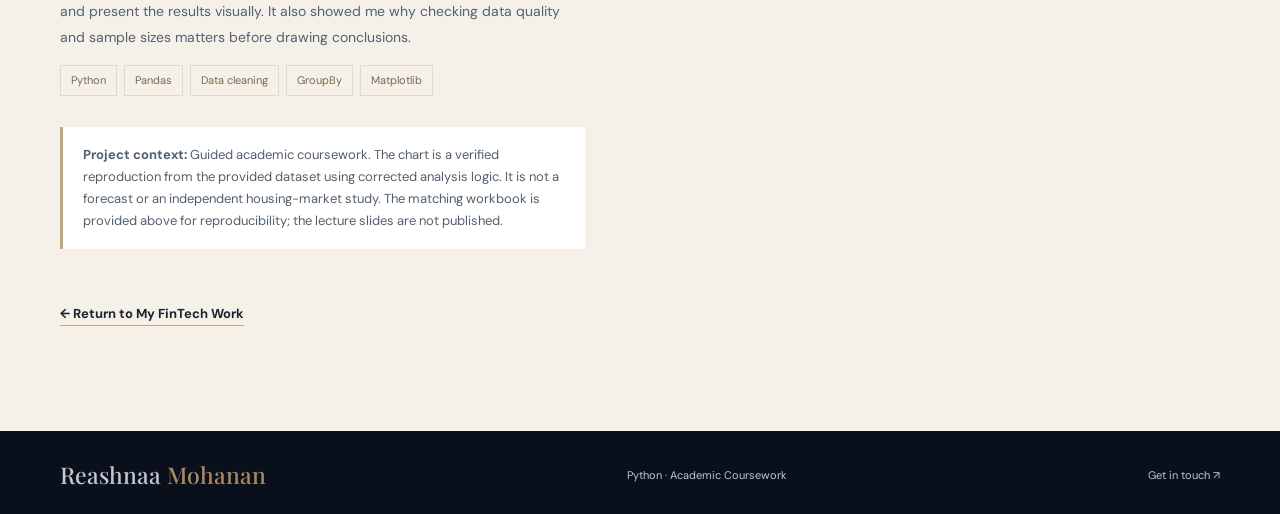
<file: python-hdb-resale-analysis.html>
<!doctype html><html lang="en"><head><meta charset="utf-8"><meta name="viewport" content="width=device-width,initial-scale=1"><meta name="description" content="Python and Pandas coursework: HDB resale price data cleaning and monthly average price analysis by flat type and town."><title>HDB Resale Price Analysis | Reashnaa Mohanan</title><link rel="preconnect" href="https://fonts.googleapis.com"><link rel="preconnect" href="https://fonts.gstatic.com" crossorigin><link href="https://fonts.googleapis.com/css2?family=DM+Sans:wght@400;500;600;700&family=Playfair+Display:wght@400;500;600&display=swap" rel="stylesheet"><link rel="stylesheet" href="styles.css"></head><body><a class="skip-link" href="#main">Skip to content</a><header class="site-header"><nav class="nav wrap" aria-label="Main navigation"><a class="brand" href="index.html#home">Reashnaa <span>Mohanan</span><small>FINTECH</small></a><a class="text-link" href="index.html#fintech-work">← Back to FinTech Work</a></nav></header><main id="main"><section class="tableau-intro"><div class="wrap"><a class="case-back" href="index.html#fintech-work">← PYTHON PROJECTS</a><div style="margin-top:20px"><span class="kicker">ACADEMIC COURSEWORK · DATA WRANGLING · PYTHON</span></div><h1>HDB Resale Price <em style="color:var(--gold)">Analysis.</em></h1><p>Cleaning a Singapore HDB resale dataset and exploring average monthly resale prices for a chosen flat type and town.</p><div class="case-facts"><span>Data period: January 2017–September 2020</span><span>80,156 records after cleaning</span><span>Python · Pandas</span></div></div></section><section class="section"><div class="wrap tableau-layout"><div class="tableau-copy"><h2>Project overview</h2><p>As part of my Programming Fundamentals II coursework, I worked with a provided HDB resale transaction dataset. The exercise had two parts: clean the data, then build a Python program to calculate and visualise average monthly resale prices based on a selected flat type and town.</p><h2>What the exercise involved</h2><ul><li>Check the dataset for duplicate records, invalid values and missing resale prices.</li><li>Clean the dataset before carrying out the analysis.</li><li>Allow a flat type and town to be selected, then filter the transactions.</li><li>Group records by year-month, calculate mean resale prices and display a bar chart.</li></ul><h2>Data cleaning</h2><div class="tableau-stat-grid"><div class="tableau-stat"><strong>80,374</strong><span>Original rows</span></div><div class="tableau-stat"><strong>210</strong><span>Exact duplicate rows</span></div><div class="tableau-stat"><strong>8</strong><span>Additional invalid rows removed</span></div><div class="tableau-stat"><strong>80,156</strong><span>Rows after cleaning</span></div></div><p>I removed 210 exact duplicate rows, two unusually large floor-area entries (993 and 1,102 sqm), one future lease commencement year (2995), and five missing resale price values. This follows the coursework's specified cleaning approach; in a real transaction dataset, identical rows would need further investigation before deletion.</p><h2>Example analysis: 2-room flats in Bedok</h2><p>The chart shows the average resale price for each month with recorded transactions for this selected flat type and town. The filtered data includes <strong>62 transactions across 32 months</strong>.</p><h3>What I found</h3><p>The highest observed monthly mean was <strong>S$245,500 in February 2017</strong>, while the lowest was <strong>S$180,000 in December 2019</strong>. Some months contain only one or two transactions, so these monthly averages can fluctuate and should not be taken as proof of an overall market trend.</p><h2>Explore the original coursework code</h2><p>This project uses my lecturer-based Jupyter Notebook, with only two necessary corrections to the final analysis cell: the resale-price column name and the Pandas Series plotting call. The data exploration, data-wrangling steps, variable names and original structure have been retained.</p><div class="hdb-downloads"><a class="hdb-download" href="downloads/HDB_Resale_Price_Analysis_Files.zip" download>↓ Download Python code + dataset (ZIP)</a><a class="hdb-download" href="downloads/HDB_Resale_Price_Analysis.ipynb" download>↓ Notebook only (.ipynb)</a><a class="hdb-download" href="downloads/resale-flat-prices-from-jan-2017.xlsx" download>↓ Download matching HDB dataset (.xlsx)</a></div><h2>Run this analysis yourself</h2><ol class="hdb-steps"><li>Download <strong>both files</strong> using the links above and save them in the <strong>same folder</strong>.</li><li>Open the notebook in <strong>Jupyter Notebook</strong> or <strong>VS Code with the Python and Jupyter extensions</strong>.</li><li>Install the required packages if needed: <code>pip install pandas openpyxl matplotlib ipykernel</code>.</li><li>Run the notebook cells from top to bottom. When prompted, enter <code>2 ROOM</code> for the flat type and <code>BEDOK</code> for the town (use uppercase exactly).</li><li>The notebook cleans the dataset, prints monthly averages and displays the bar chart. You can choose another listed flat type and town to explore other combinations.</li></ol><p class="hdb-source-note"><strong>Dataset:</strong> HDB resale transaction extract covering January 2017–September 2020, provided for this Programming Fundamentals II exercise. This is the exact workbook used by the notebook; downloading a newer public HDB dataset may give different results. <strong>Note:</strong> If your selected combination has no recorded transactions, the original lecturer-format plotting code may raise an error; try another listed combination.</p><h2>How I used AI</h2><p>I used AI as a learning and debugging aid when my Python code produced errors. It helped me identify possible causes, understand error messages and make small corrections so I could run and test the analysis. I kept the lecturer-based notebook structure and checked that the final code and chart worked with the provided dataset.</p><h2>What I learned</h2><p>This exercise helped me practise using Pandas to inspect and clean datasets, filter records based on user selections, group data by month, calculate averages and present the results visually. It also showed me why checking data quality and sample sizes matters before drawing conclusions.</p><div><span class="tableau-label">Python</span><span class="tableau-label">Pandas</span><span class="tableau-label">Data cleaning</span><span class="tableau-label">GroupBy</span><span class="tableau-label">Matplotlib</span></div><div class="tableau-note"><strong>Project context:</strong> Guided academic coursework. The chart is a verified reproduction from the provided dataset using corrected analysis logic. It is not a forecast or an independent housing-market study. The matching workbook is provided above for reproducibility; the lecture slides are not published.</div><a class="text-link tableau-back" href="index.html#fintech-work">← Return to My FinTech Work</a></div><aside class="tableau-visual" aria-label="HDB resale price chart"><a class="tableau-image-link" href="assets/hdb-resale-price-chart.png" target="_blank" rel="noopener noreferrer" title="Open full-size Python chart"><img src="assets/hdb-resale-price-chart.png" alt="Average monthly HDB resale prices for 2-room flats in Bedok from 2017 to 2020"></a><p class="tableau-image-caption"><strong>Verified Python analysis chart</strong> · 2-room flats, Bedok. Click to view the chart at full size. Only months with transactions are plotted.</p></aside></div></section></main><footer class="footer"><div class="wrap footer-inner"><a class="brand" href="index.html#home">Reashnaa <span>Mohanan</span></a><span>Python · Academic Coursework</span><a href="index.html#contact">Get in touch ↗</a></div></footer></body></html>
</file>
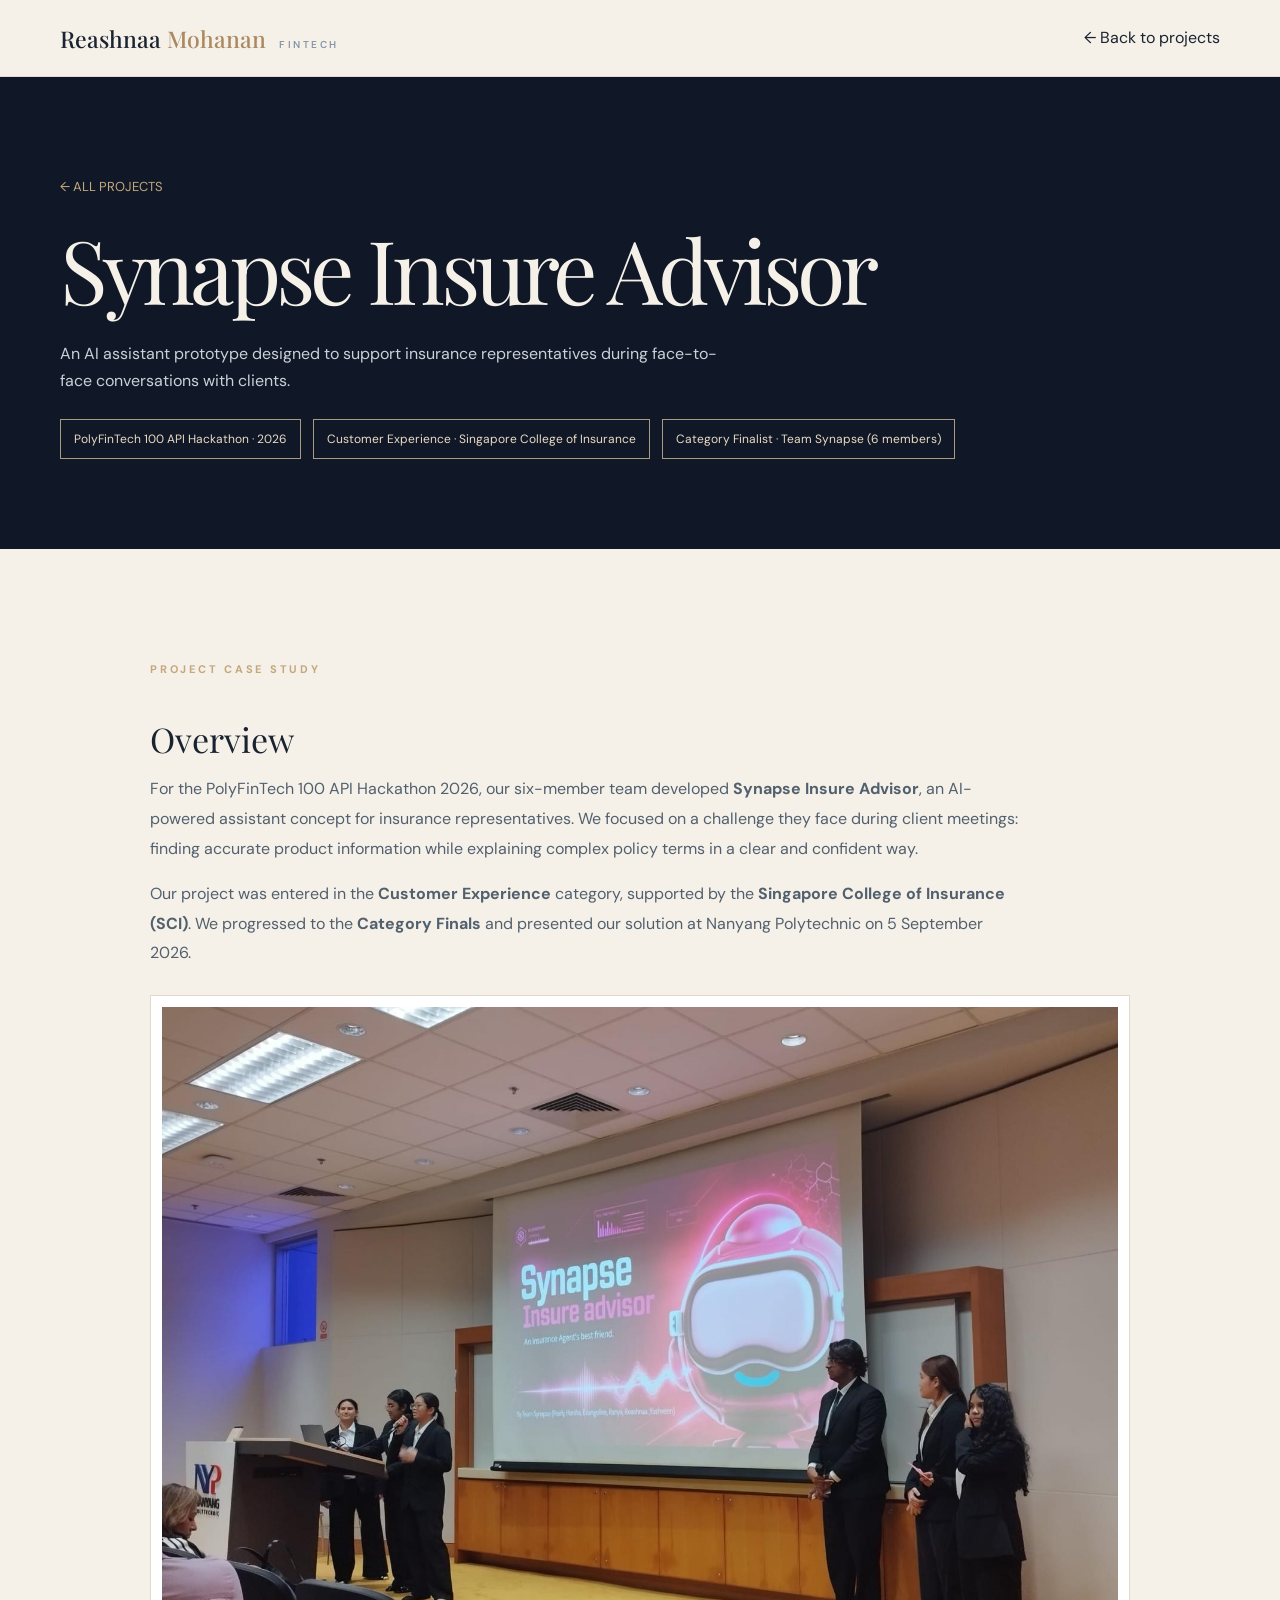
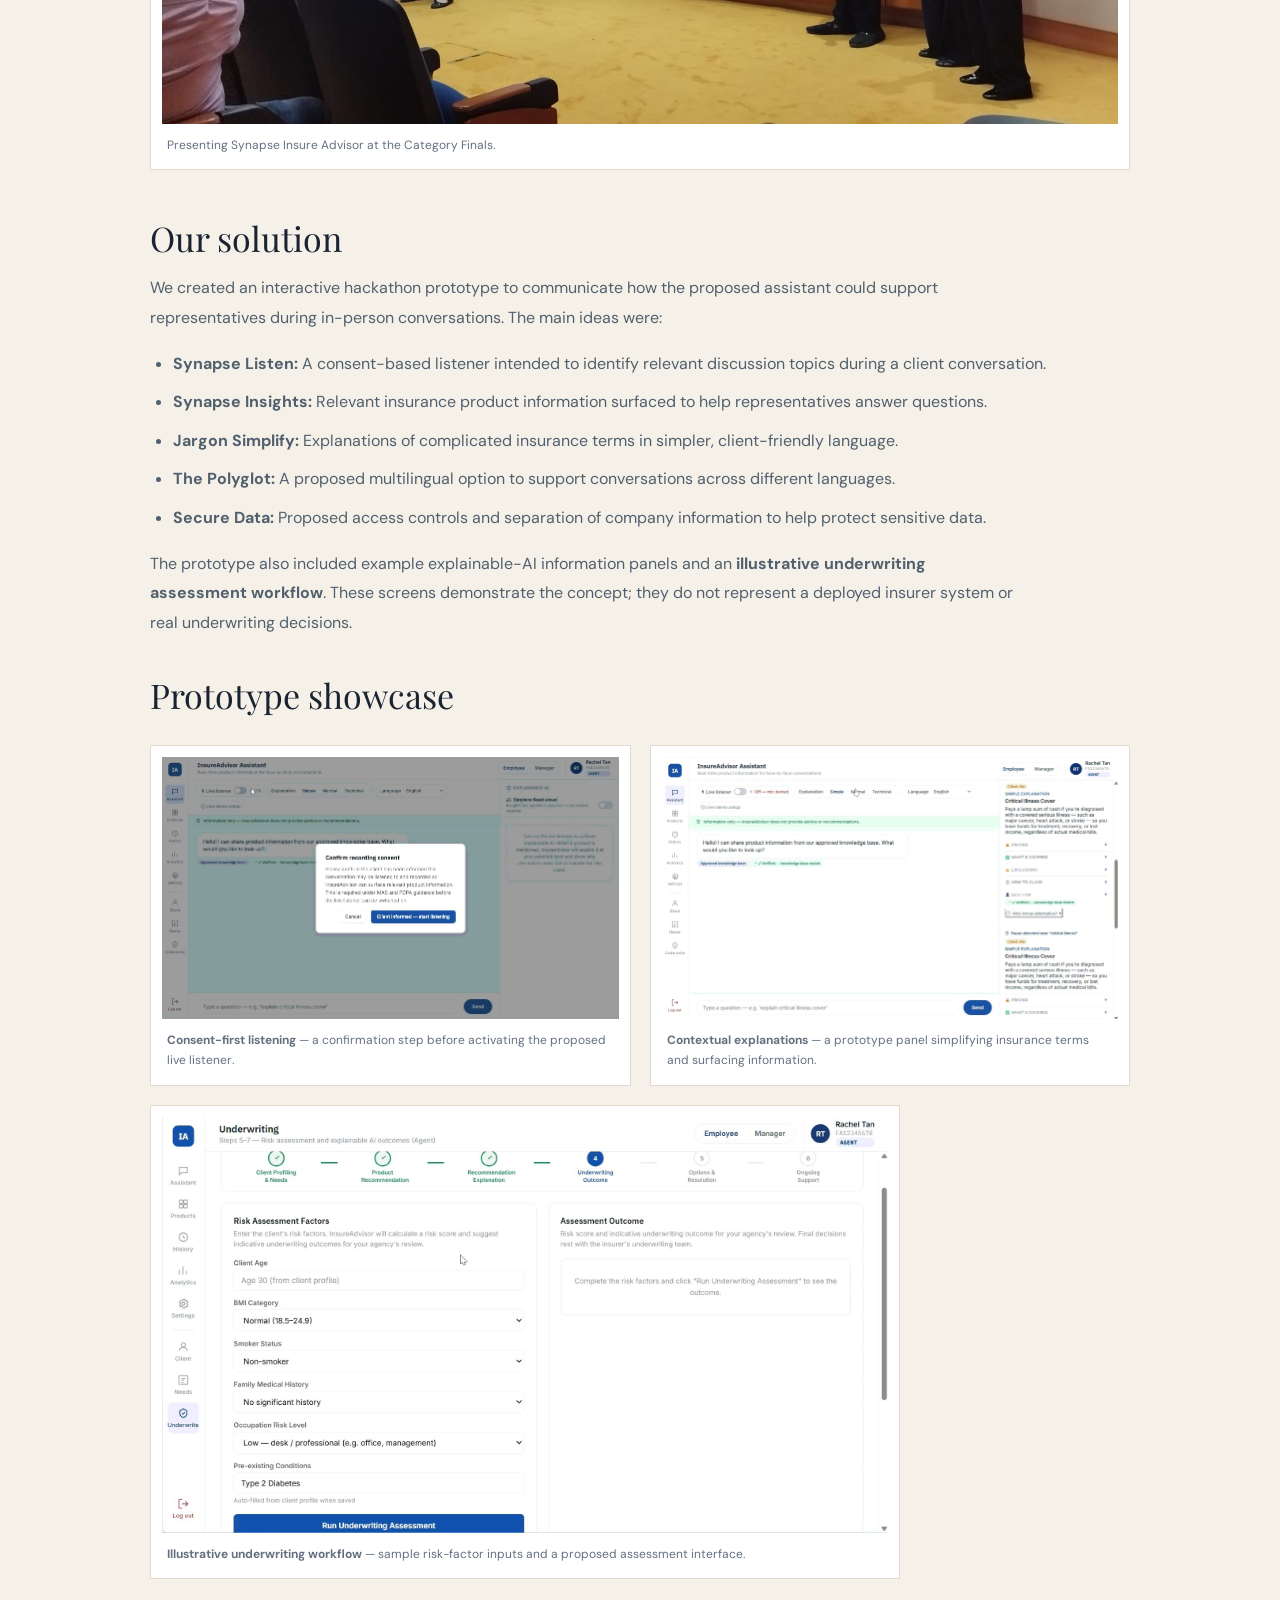
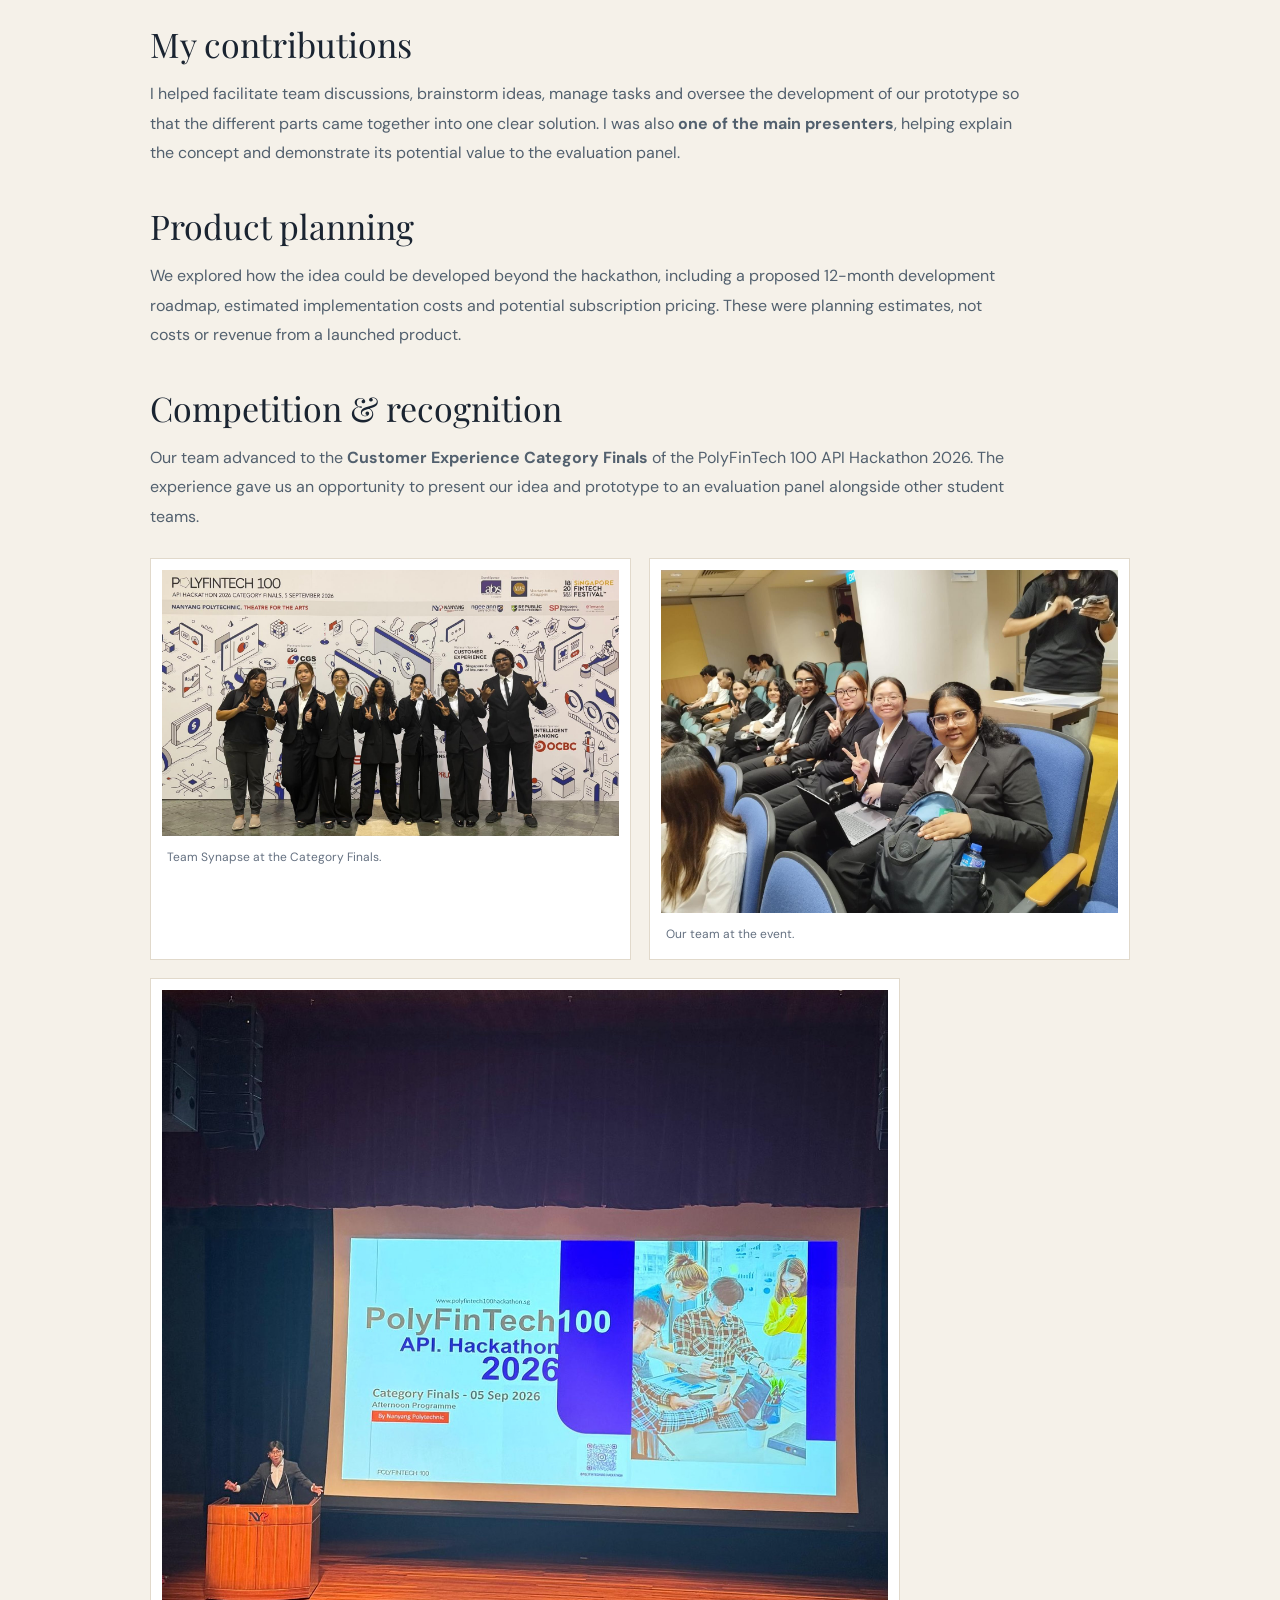
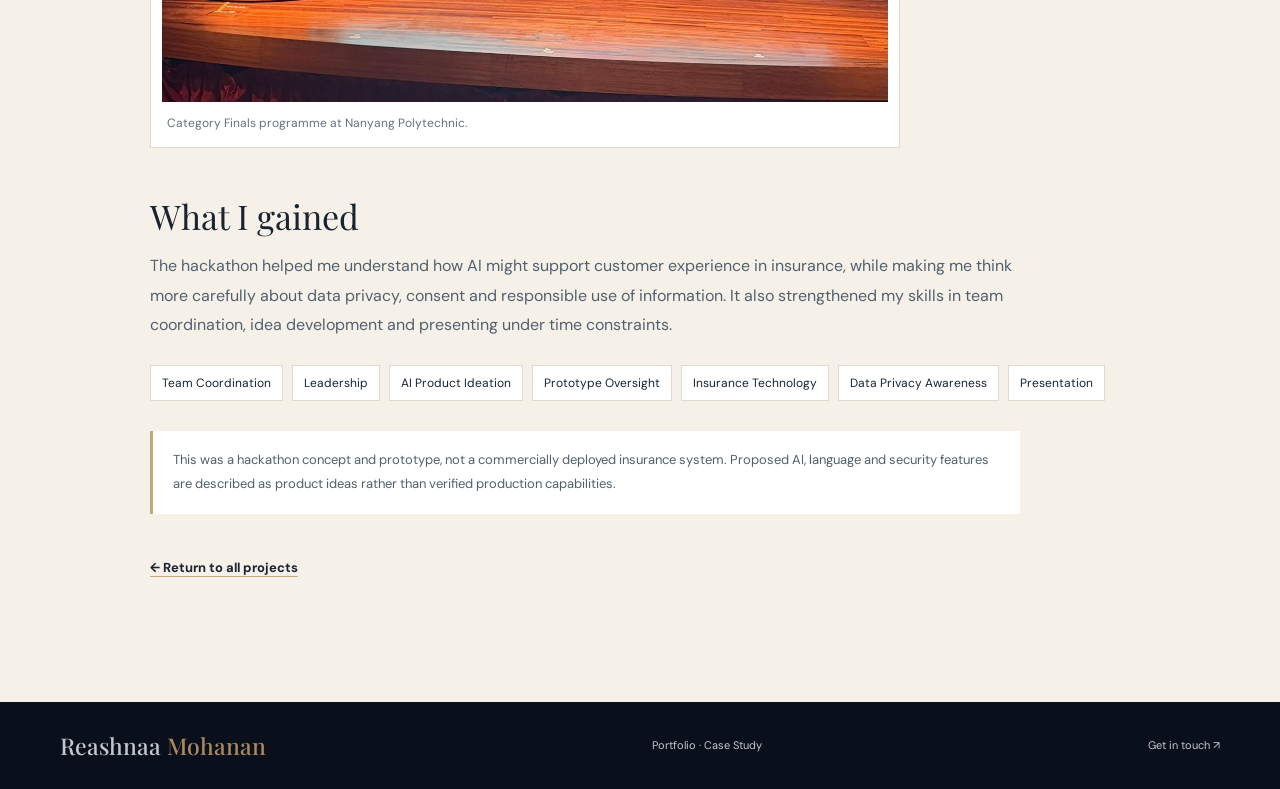
<file: synapse-insure-advisor.html>
<!doctype html><html lang="en"><head><meta charset="utf-8"><meta name="viewport" content="width=device-width,initial-scale=1"><meta name="description" content="Synapse Insure Advisor — project case study by Reashnaa Mohanan"><title>Synapse Insure Advisor | Reashnaa Mohanan</title><link rel="preconnect" href="https://fonts.googleapis.com"><link rel="preconnect" href="https://fonts.gstatic.com" crossorigin><link href="https://fonts.googleapis.com/css2?family=DM+Sans:wght@400;500;600;700&family=Playfair+Display:wght@400;500;600&display=swap" rel="stylesheet"><link rel="stylesheet" href="styles.css"></head><body><header class="site-header"><nav class="nav wrap" aria-label="Main navigation"><a class="brand" href="index.html#home">Reashnaa <span>Mohanan</span><small>FINTECH</small></a><a href="index.html#projects">← Back to projects</a></nav></header><main>
<section class="case-hero"><div class="wrap"><a class="case-back" href="index.html#projects">← ALL PROJECTS</a><h1>Synapse Insure Advisor</h1><p>An AI assistant prototype designed to support insurance representatives during face-to-face conversations with clients.</p><div class="case-facts"><span>PolyFinTech 100 API Hackathon · 2026</span><span>Customer Experience · Singapore College of Insurance</span><span>Category Finalist · Team Synapse (6 members)</span></div></div></section>
<section class="section"><div class="wrap case-content synapse-story"><span class="kicker">PROJECT CASE STUDY</span><h2>Overview</h2><p>For the PolyFinTech 100 API Hackathon 2026, our six-member team developed <strong>Synapse Insure Advisor</strong>, an AI-powered assistant concept for insurance representatives. We focused on a challenge they face during client meetings: finding accurate product information while explaining complex policy terms in a clear and confident way.</p><p>Our project was entered in the <strong>Customer Experience</strong> category, supported by the <strong>Singapore College of Insurance (SCI)</strong>. We progressed to the <strong>Category Finals</strong> and presented our solution at Nanyang Polytechnic on 5 September 2026.</p>
<figure class="synapse-hero-photo"><img src="assets/synapse-category-finals-presentation.jpg" alt="Team Synapse presenting the Insure Advisor concept at the PolyFinTech 100 category finals" loading="lazy"><figcaption>Presenting Synapse Insure Advisor at the Category Finals.</figcaption></figure>
<h2>Our solution</h2><p>We created an interactive hackathon prototype to communicate how the proposed assistant could support representatives during in-person conversations. The main ideas were:</p><ul><li><strong>Synapse Listen:</strong> A consent-based listener intended to identify relevant discussion topics during a client conversation.</li><li><strong>Synapse Insights:</strong> Relevant insurance product information surfaced to help representatives answer questions.</li><li><strong>Jargon Simplify:</strong> Explanations of complicated insurance terms in simpler, client-friendly language.</li><li><strong>The Polyglot:</strong> A proposed multilingual option to support conversations across different languages.</li><li><strong>Secure Data:</strong> Proposed access controls and separation of company information to help protect sensitive data.</li></ul>
<p>The prototype also included example explainable-AI information panels and an <strong>illustrative underwriting assessment workflow</strong>. These screens demonstrate the concept; they do not represent a deployed insurer system or real underwriting decisions.</p>
<h2>Prototype showcase</h2><div class="synapse-prototype-gallery">
<figure><img src="assets/synapse-prototype-1.jpg" alt="Insure Advisor prototype showing a client recording-consent confirmation" loading="lazy"><figcaption><strong>Consent-first listening</strong> — a confirmation step before activating the proposed live listener.</figcaption></figure>
<figure><img src="assets/synapse-prototype-3.jpg" alt="Insure Advisor prototype with simplified critical illness cover explanation and contextual information" loading="lazy"><figcaption><strong>Contextual explanations</strong> — a prototype panel simplifying insurance terms and surfacing information.</figcaption></figure>
<figure><img src="assets/synapse-prototype-2.jpg" alt="Insure Advisor prototype showing an illustrative underwriting risk assessment form" loading="lazy"><figcaption><strong>Illustrative underwriting workflow</strong> — sample risk-factor inputs and a proposed assessment interface.</figcaption></figure></div>
<h2>My contributions</h2><p>I helped facilitate team discussions, brainstorm ideas, manage tasks and oversee the development of our prototype so that the different parts came together into one clear solution. I was also <strong>one of the main presenters</strong>, helping explain the concept and demonstrate its potential value to the evaluation panel.</p>
<h2>Product planning</h2><p>We explored how the idea could be developed beyond the hackathon, including a proposed 12-month development roadmap, estimated implementation costs and potential subscription pricing. These were planning estimates, not costs or revenue from a launched product.</p>
<h2>Competition &amp; recognition</h2><p>Our team advanced to the <strong>Customer Experience Category Finals</strong> of the PolyFinTech 100 API Hackathon 2026. The experience gave us an opportunity to present our idea and prototype to an evaluation panel alongside other student teams.</p>
<div class="synapse-event-gallery"><figure><img src="assets/synapse-team-category-finals.jpg" alt="Team Synapse at the PolyFinTech 100 API Hackathon category finals event backdrop" loading="lazy"><figcaption>Team Synapse at the Category Finals.</figcaption></figure><figure><img src="assets/synapse-team-auditorium.jpg" alt="Team Synapse seated in the auditorium during the hackathon finals" loading="lazy"><figcaption>Our team at the event.</figcaption></figure><figure><img src="assets/synapse-category-finals-stage.jpg" alt="PolyFinTech 100 API Hackathon 2026 Category Finals programme on the Nanyang Polytechnic theatre stage" loading="lazy"><figcaption>Category Finals programme at Nanyang Polytechnic.</figcaption></figure></div>
<h2>What I gained</h2><p>The hackathon helped me understand how AI might support customer experience in insurance, while making me think more carefully about data privacy, consent and responsible use of information. It also strengthened my skills in team coordination, idea development and presenting under time constraints.</p><div class="korea-skill-tags"><span>Team Coordination</span><span>Leadership</span><span>AI Product Ideation</span><span>Prototype Oversight</span><span>Insurance Technology</span><span>Data Privacy Awareness</span><span>Presentation</span></div>
<p class="synapse-disclosure">This was a hackathon concept and prototype, not a commercially deployed insurance system. Proposed AI, language and security features are described as product ideas rather than verified production capabilities.</p>
<p style="margin-top:38px"><a class="text-link" href="index.html#projects">← Return to all projects</a></p></div></section></main><footer class="footer"><div class="wrap footer-inner"><a class="brand" href="index.html#home">Reashnaa <span>Mohanan</span></a><span>Portfolio · Case Study</span><a href="index.html#contact">Get in touch ↗</a></div></footer></body></html>
</file>
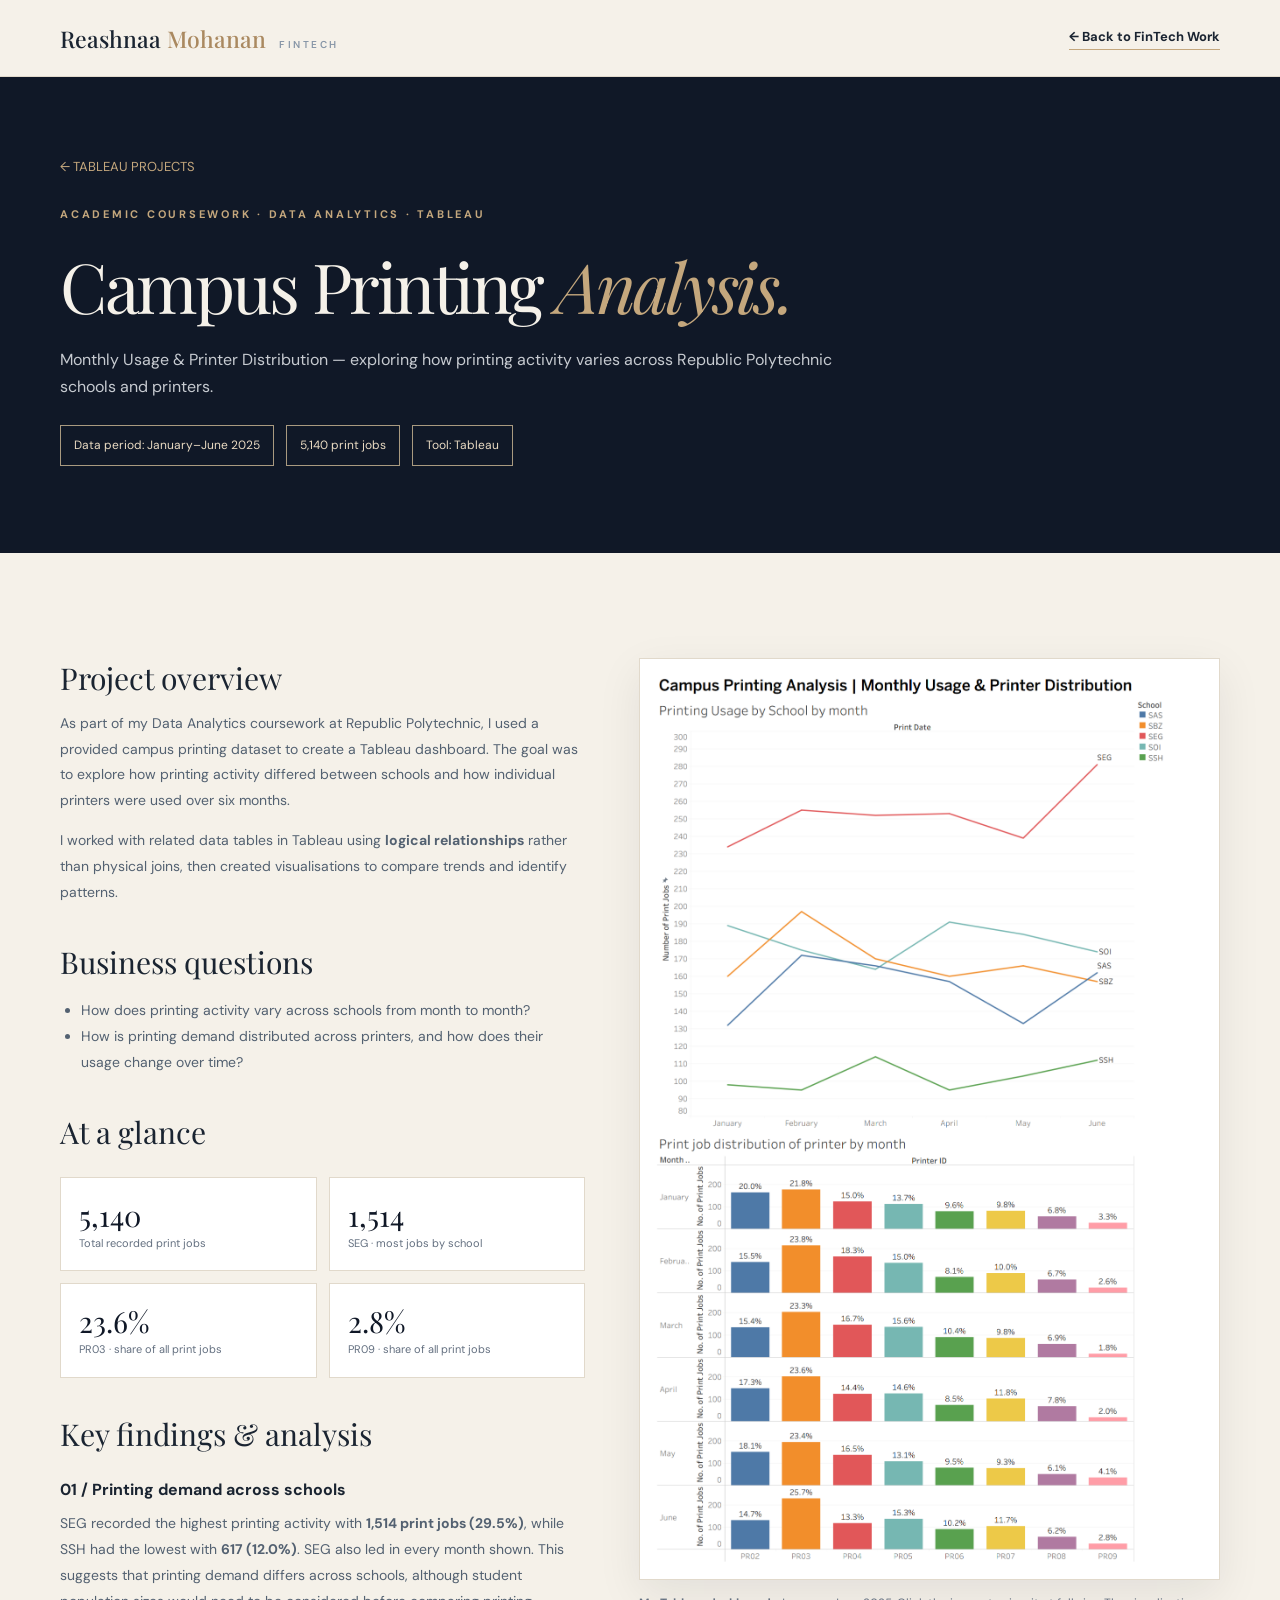
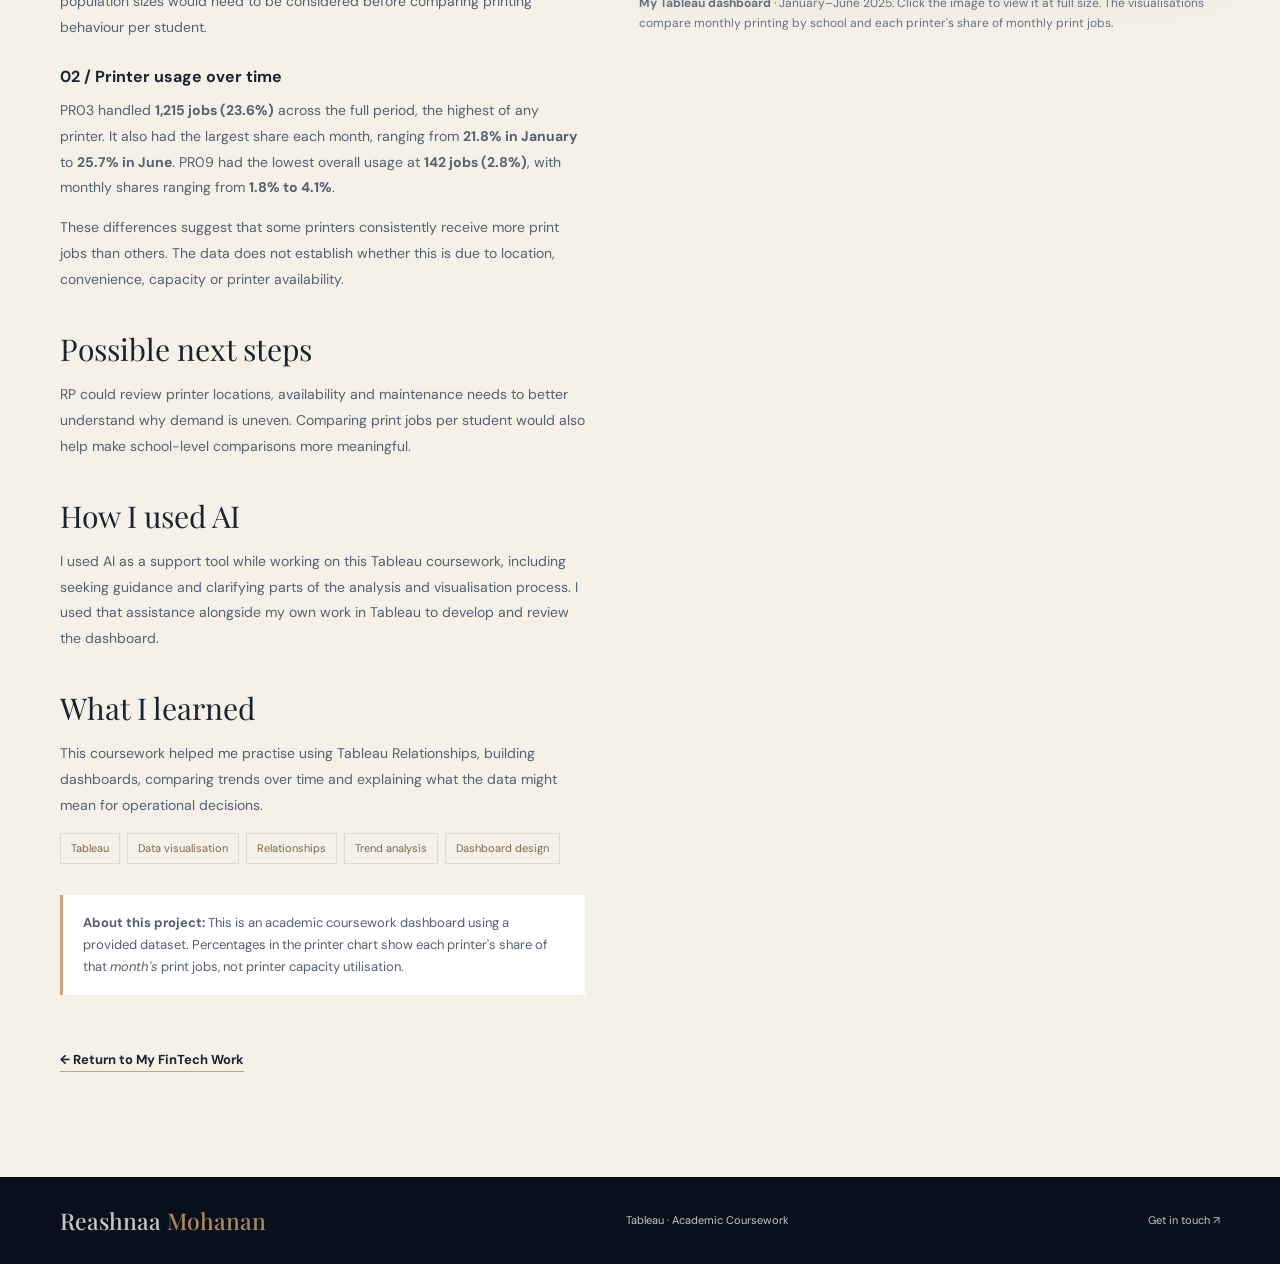
<file: tableau-campus-printing.html>
<!doctype html>
<html lang="en"><head><meta charset="utf-8"><meta name="viewport" content="width=device-width,initial-scale=1"><meta name="description" content="Campus Printing Analysis — Tableau coursework project by Reashnaa Mohanan, analysing monthly printing demand across schools and printers."><title>Campus Printing Analysis | Reashnaa Mohanan</title><link rel="preconnect" href="https://fonts.googleapis.com"><link rel="preconnect" href="https://fonts.gstatic.com" crossorigin><link href="https://fonts.googleapis.com/css2?family=DM+Sans:wght@400;500;600;700&family=Playfair+Display:wght@400;500;600&display=swap" rel="stylesheet"><link rel="stylesheet" href="styles.css"></head>
<body><a class="skip-link" href="#main">Skip to content</a><header class="site-header"><nav class="nav wrap" aria-label="Main navigation"><a class="brand" href="index.html#home">Reashnaa <span>Mohanan</span><small>FINTECH</small></a><a class="text-link" href="index.html#fintech-work">← Back to FinTech Work</a></nav></header>
<main id="main"><section class="tableau-intro"><div class="wrap"><a class="case-back" href="index.html#fintech-work">← TABLEAU PROJECTS</a><div style="margin-top:20px"><span class="kicker">ACADEMIC COURSEWORK · DATA ANALYTICS · TABLEAU</span></div><h1>Campus Printing <em style="color:var(--gold)">Analysis.</em></h1><p>Monthly Usage &amp; Printer Distribution — exploring how printing activity varies across Republic Polytechnic schools and printers.</p><div class="case-facts"><span>Data period: January–June 2025</span><span>5,140 print jobs</span><span>Tool: Tableau</span></div></div></section>
<section class="section"><div class="wrap tableau-layout"><div class="tableau-copy">
<h2>Project overview</h2><p>As part of my Data Analytics coursework at Republic Polytechnic, I used a provided campus printing dataset to create a Tableau dashboard. The goal was to explore how printing activity differed between schools and how individual printers were used over six months.</p><p>I worked with related data tables in Tableau using <strong>logical relationships</strong> rather than physical joins, then created visualisations to compare trends and identify patterns.</p>
<h2>Business questions</h2><ul><li>How does printing activity vary across schools from month to month?</li><li>How is printing demand distributed across printers, and how does their usage change over time?</li></ul>
<h2>At a glance</h2><div class="tableau-stat-grid"><div class="tableau-stat"><strong>5,140</strong><span>Total recorded print jobs</span></div><div class="tableau-stat"><strong>1,514</strong><span>SEG · most jobs by school</span></div><div class="tableau-stat"><strong>23.6%</strong><span>PR03 · share of all print jobs</span></div><div class="tableau-stat"><strong>2.8%</strong><span>PR09 · share of all print jobs</span></div></div>
<h2>Key findings &amp; analysis</h2><h3>01 / Printing demand across schools</h3><p>SEG recorded the highest printing activity with <strong>1,514 print jobs (29.5%)</strong>, while SSH had the lowest with <strong>617 (12.0%)</strong>. SEG also led in every month shown. This suggests that printing demand differs across schools, although student population sizes would need to be considered before comparing printing behaviour per student.</p>
<h3>02 / Printer usage over time</h3><p>PR03 handled <strong>1,215 jobs (23.6%)</strong> across the full period, the highest of any printer. It also had the largest share each month, ranging from <strong>21.8% in January</strong> to <strong>25.7% in June</strong>. PR09 had the lowest overall usage at <strong>142 jobs (2.8%)</strong>, with monthly shares ranging from <strong>1.8% to 4.1%</strong>.</p>
<p>These differences suggest that some printers consistently receive more print jobs than others. The data does not establish whether this is due to location, convenience, capacity or printer availability.</p>
<h2>Possible next steps</h2><p>RP could review printer locations, availability and maintenance needs to better understand why demand is uneven. Comparing print jobs per student would also help make school-level comparisons more meaningful.</p>
<h2>How I used AI</h2><p>I used AI as a support tool while working on this Tableau coursework, including seeking guidance and clarifying parts of the analysis and visualisation process. I used that assistance alongside my own work in Tableau to develop and review the dashboard.</p><h2>What I learned</h2><p>This coursework helped me practise using Tableau Relationships, building dashboards, comparing trends over time and explaining what the data might mean for operational decisions.</p><div><span class="tableau-label">Tableau</span><span class="tableau-label">Data visualisation</span><span class="tableau-label">Relationships</span><span class="tableau-label">Trend analysis</span><span class="tableau-label">Dashboard design</span></div>
<div class="tableau-note"><strong>About this project:</strong> This is an academic coursework dashboard using a provided dataset. Percentages in the printer chart show each printer's share of that <em>month's</em> print jobs, not printer capacity utilisation.</div><a class="text-link tableau-back" href="index.html#fintech-work">← Return to My FinTech Work</a>
</div><aside class="tableau-visual" aria-label="Tableau dashboard screenshot"><a class="tableau-image-link" href="assets/campus-printing-dashboard.png" target="_blank" rel="noopener noreferrer" title="Open full-size dashboard image"><img src="assets/campus-printing-dashboard.png" alt="Tableau dashboard with monthly printing trends by RP school above and monthly printer usage distribution with percentage labels below"></a><p class="tableau-image-caption"><strong>My Tableau dashboard</strong> · January–June 2025. Click the image to view it at full size. The visualisations compare monthly printing by school and each printer's share of monthly print jobs.</p></aside></div></section></main>
<footer class="footer"><div class="wrap footer-inner"><a class="brand" href="index.html#home">Reashnaa <span>Mohanan</span></a><span>Tableau · Academic Coursework</span><a href="index.html#contact">Get in touch ↗</a></div></footer></body></html>
</file>
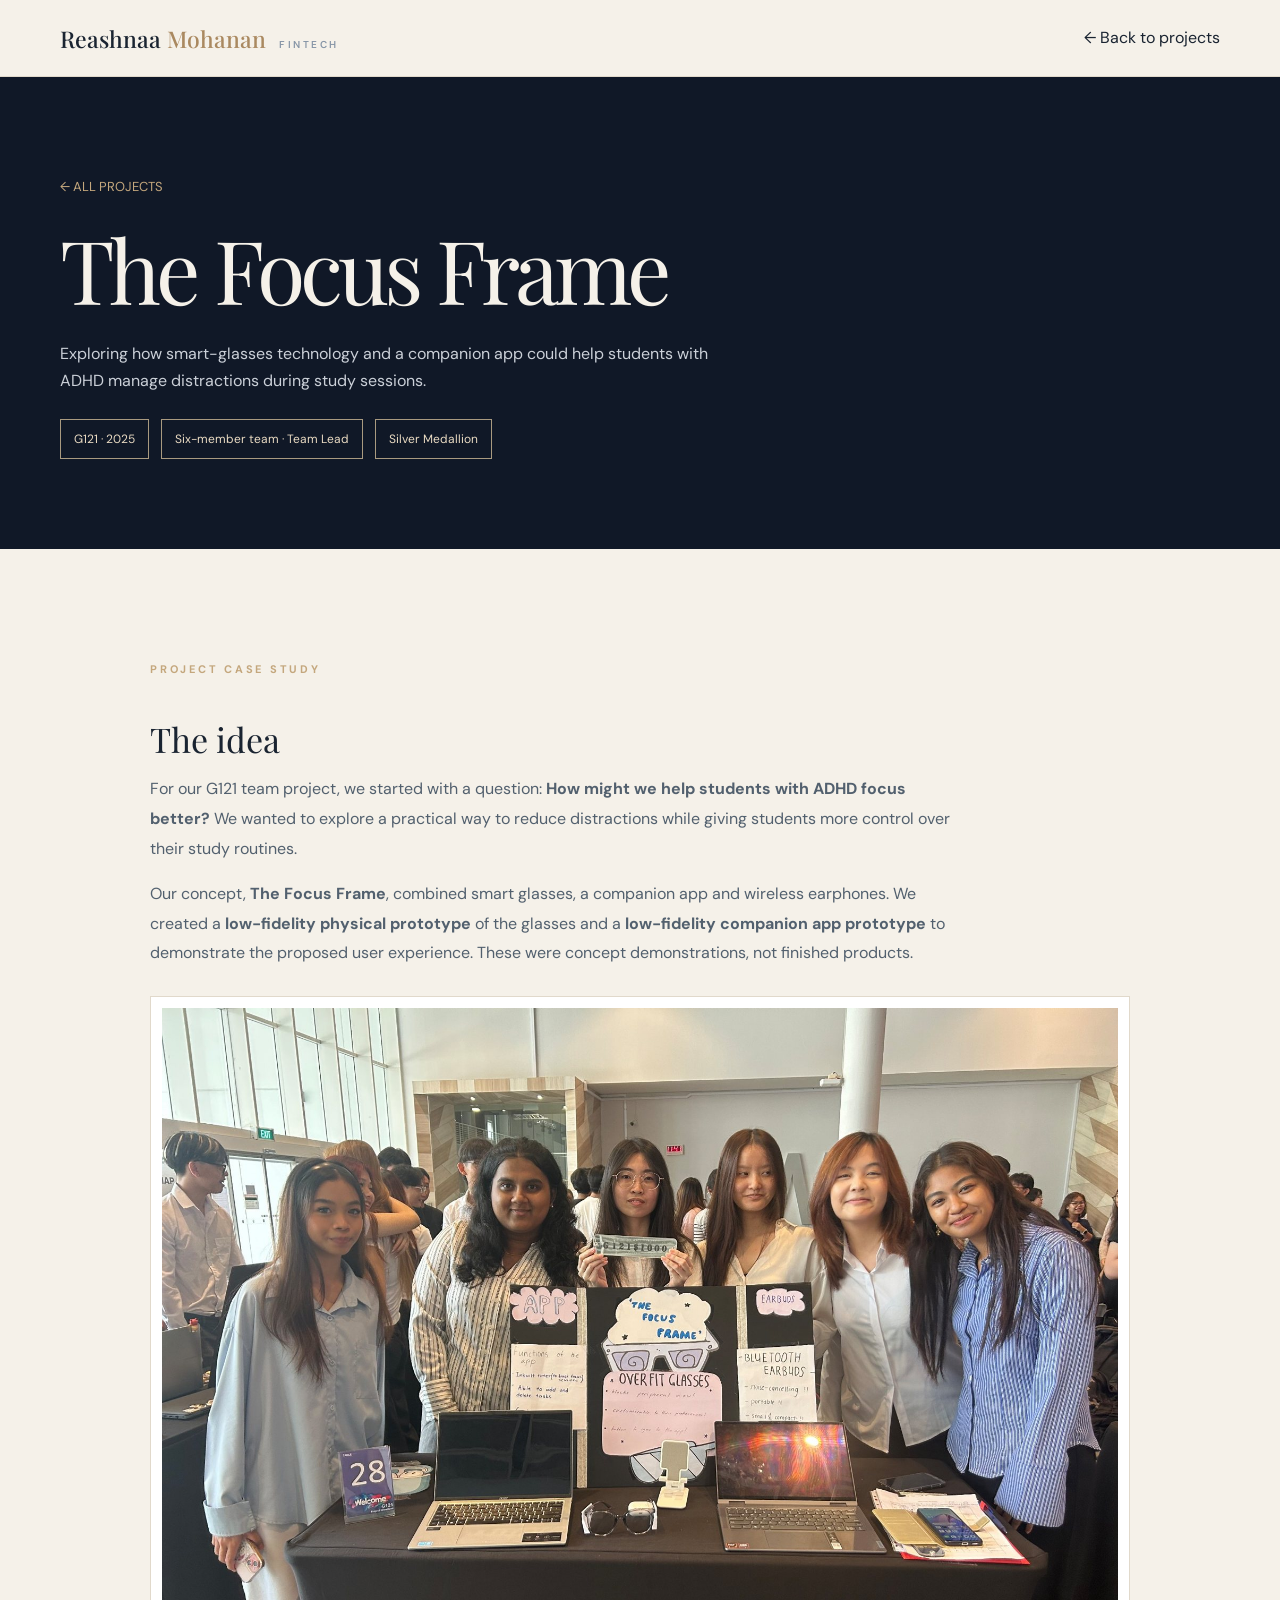
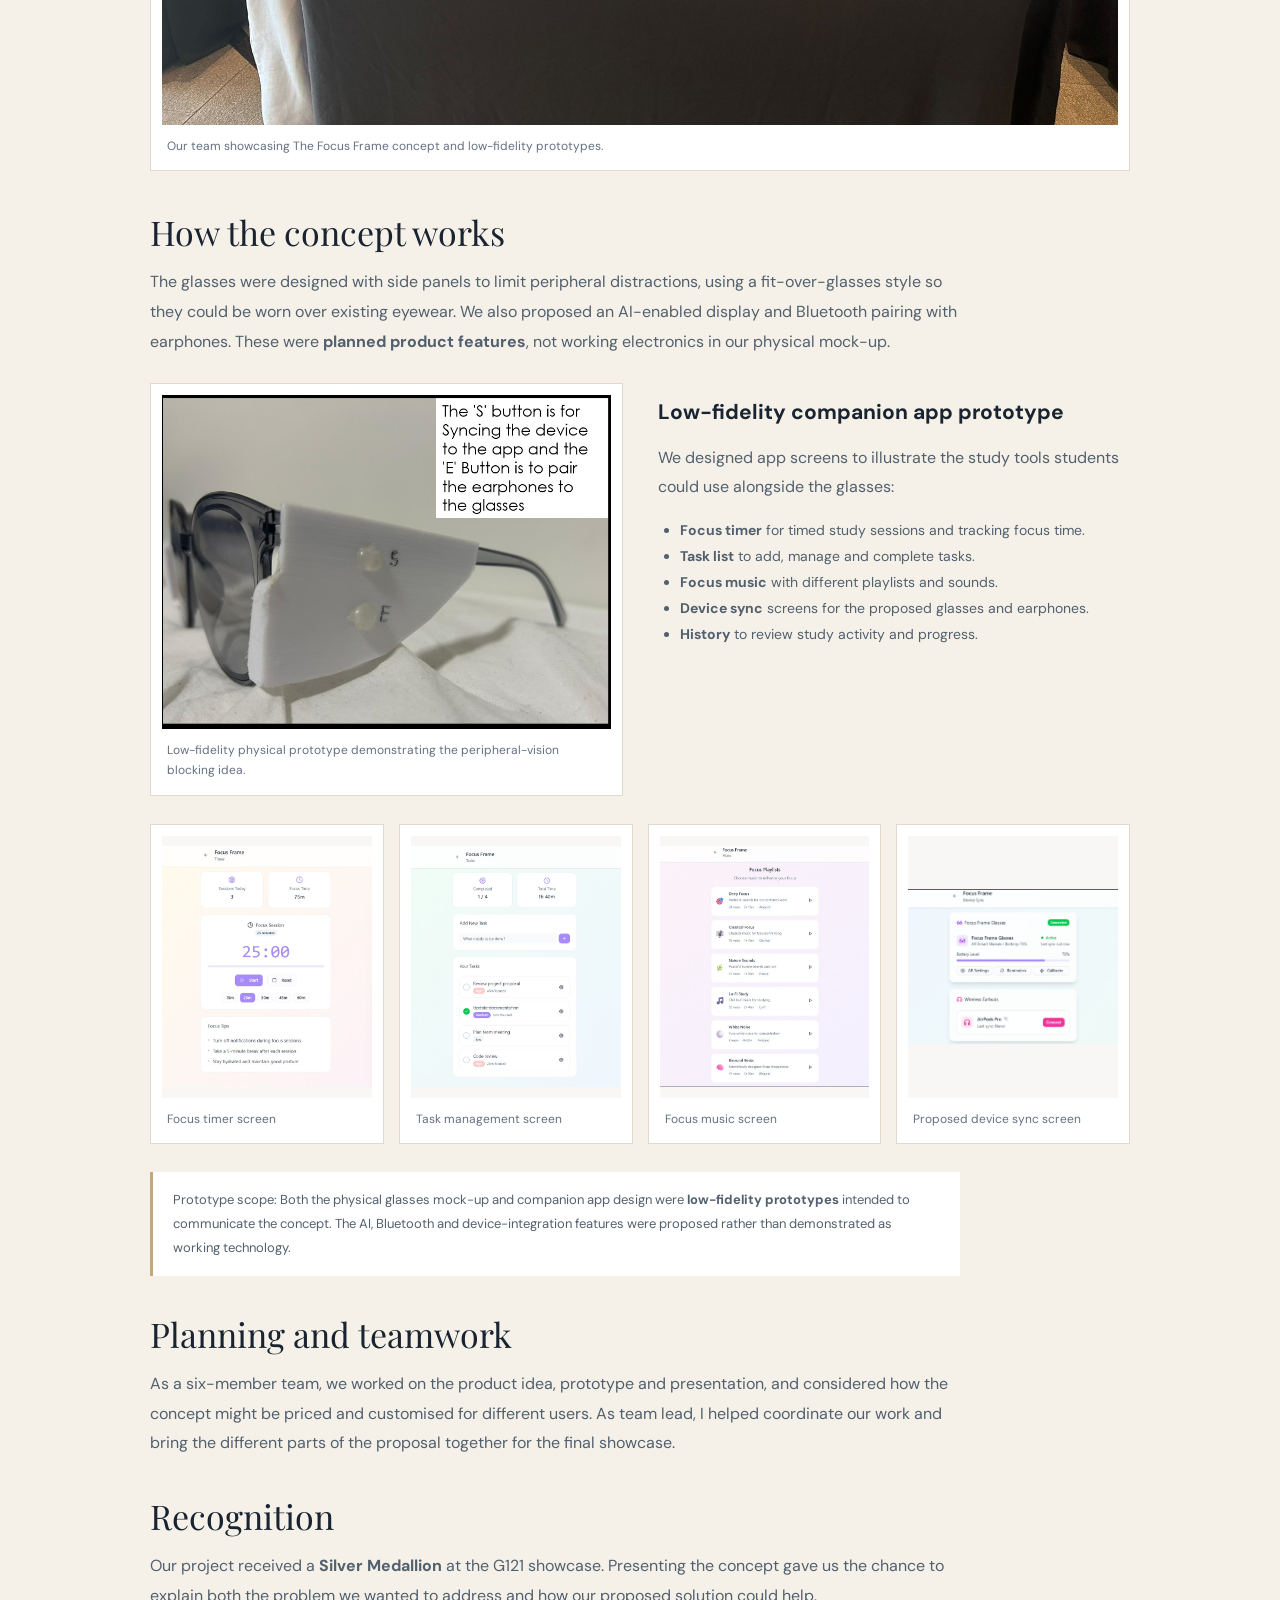
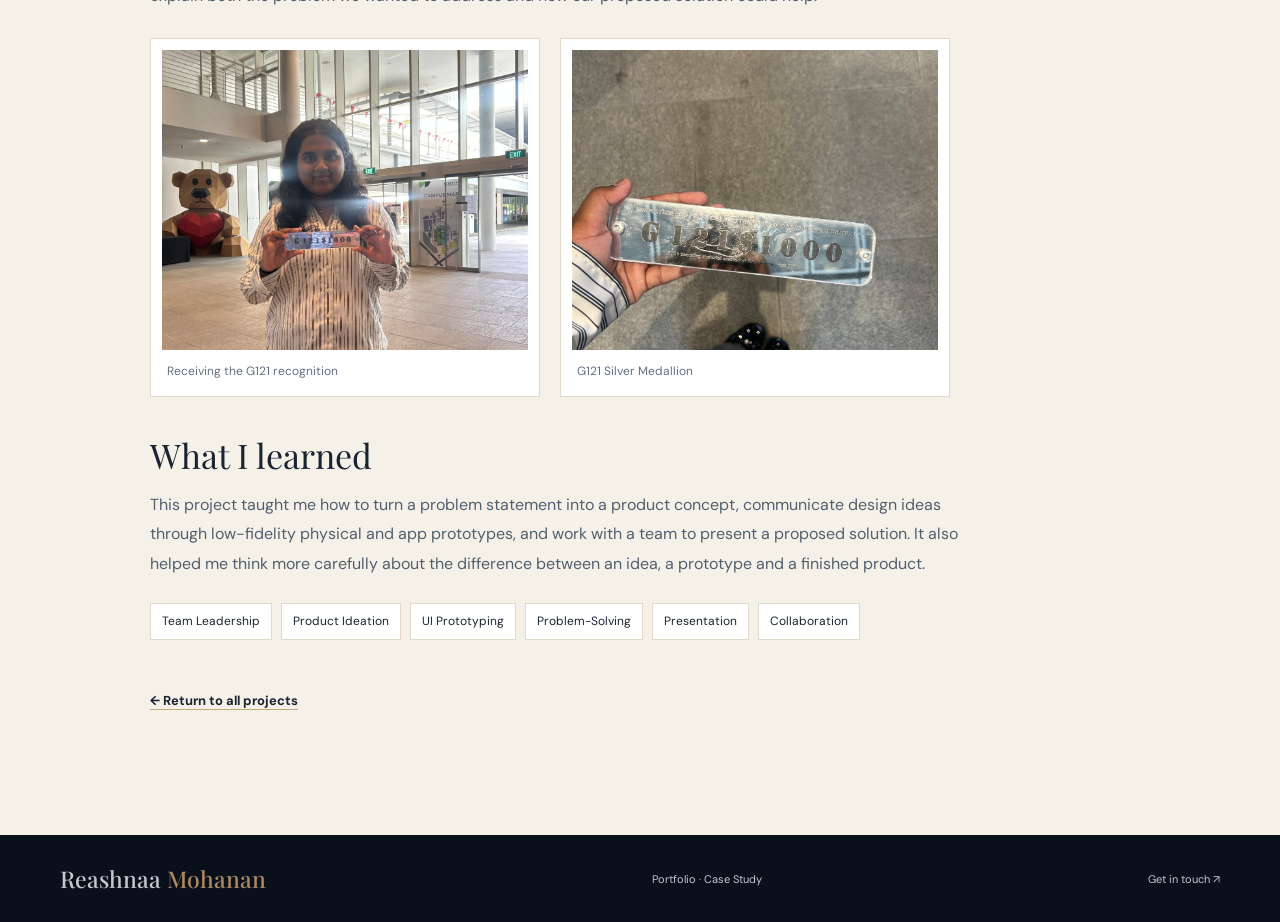
<file: the-focus-frame.html>
<!doctype html><html lang="en"><head><meta charset="utf-8"><meta name="viewport" content="width=device-width,initial-scale=1"><meta name="description" content="The Focus Frame — assistive smart-glasses concept and low-fidelity prototypes by Reashnaa Mohanan"><title>The Focus Frame | Reashnaa Mohanan</title><link rel="preconnect" href="https://fonts.googleapis.com"><link rel="preconnect" href="https://fonts.gstatic.com" crossorigin><link href="https://fonts.googleapis.com/css2?family=DM+Sans:wght@400;500;600;700&family=Playfair+Display:wght@400;500;600&display=swap" rel="stylesheet"><link rel="stylesheet" href="styles.css"></head><body><header class="site-header"><nav class="nav wrap" aria-label="Main navigation"><a class="brand" href="index.html#home">Reashnaa <span>Mohanan</span><small>FINTECH</small></a><a href="index.html#projects">← Back to projects</a></nav></header><main><section class="case-hero"><div class="wrap"><a class="case-back" href="index.html#projects">← ALL PROJECTS</a><h1>The Focus Frame</h1><p>Exploring how smart-glasses technology and a companion app could help students with ADHD manage distractions during study sessions.</p><div class="case-facts"><span>G121 · 2025</span><span>Six-member team · Team Lead</span><span>Silver Medallion</span></div></div></section><section class="section"><div class="wrap case-content focus-story"><span class="kicker">PROJECT CASE STUDY</span><h2>The idea</h2><p>For our G121 team project, we started with a question: <strong>How might we help students with ADHD focus better?</strong> We wanted to explore a practical way to reduce distractions while giving students more control over their study routines.</p><p>Our concept, <strong>The Focus Frame</strong>, combined smart glasses, a companion app and wireless earphones. We created a <strong>low-fidelity physical prototype</strong> of the glasses and a <strong>low-fidelity companion app prototype</strong> to demonstrate the proposed user experience. These were concept demonstrations, not finished products.</p><figure class="focus-wide-photo"><img src="assets/focus-frame-team-showcase.jpeg" alt="Our six-member team presenting The Focus Frame concept, physical mock-up and app at a project showcase" loading="lazy"><figcaption>Our team showcasing The Focus Frame concept and low-fidelity prototypes.</figcaption></figure><h2>How the concept works</h2><p>The glasses were designed with side panels to limit peripheral distractions, using a fit-over-glasses style so they could be worn over existing eyewear. We also proposed an AI-enabled display and Bluetooth pairing with earphones. These were <strong>planned product features</strong>, not working electronics in our physical mock-up.</p><div class="focus-two-col"><figure><img src="assets/focus-frame-physical-prototype.jpg" alt="Low-fidelity physical glasses mock-up with side panels and illustrative S and E pairing controls" loading="lazy"><figcaption>Low-fidelity physical prototype demonstrating the peripheral-vision blocking idea.</figcaption></figure><div><h3>Low-fidelity companion app prototype</h3><p>We designed app screens to illustrate the study tools students could use alongside the glasses:</p><ul><li><strong>Focus timer</strong> for timed study sessions and tracking focus time.</li><li><strong>Task list</strong> to add, manage and complete tasks.</li><li><strong>Focus music</strong> with different playlists and sounds.</li><li><strong>Device sync</strong> screens for the proposed glasses and earphones.</li><li><strong>History</strong> to review study activity and progress.</li></ul></div></div><div class="focus-app-gallery"><figure><img src="assets/focus-frame-app-timer.jpg" alt="Focus Frame app concept showing a focus session timer" loading="lazy"><figcaption>Focus timer screen</figcaption></figure><figure><img src="assets/focus-frame-app-tasks.jpg" alt="Focus Frame app concept showing task management" loading="lazy"><figcaption>Task management screen</figcaption></figure><figure><img src="assets/focus-frame-app-music.jpg" alt="Focus Frame app concept showing study music playlists" loading="lazy"><figcaption>Focus music screen</figcaption></figure><figure><img src="assets/focus-frame-app-sync.jpg" alt="Focus Frame app concept showing device synchronization settings" loading="lazy"><figcaption>Proposed device sync screen</figcaption></figure></div><p class="focus-disclosure">Prototype scope: Both the physical glasses mock-up and companion app design were <strong>low-fidelity prototypes</strong> intended to communicate the concept. The AI, Bluetooth and device-integration features were proposed rather than demonstrated as working technology.</p><h2>Planning and teamwork</h2><p>As a six-member team, we worked on the product idea, prototype and presentation, and considered how the concept might be priced and customised for different users. As team lead, I helped coordinate our work and bring the different parts of the proposal together for the final showcase.</p><h2>Recognition</h2><p>Our project received a <strong>Silver Medallion</strong> at the G121 showcase. Presenting the concept gave us the chance to explain both the problem we wanted to address and how our proposed solution could help.</p><div class="focus-award-gallery"><figure><img src="assets/focus-frame-silver-award.jpeg" alt="Reashnaa holding the G121 Silver Medallion recognition" loading="lazy"><figcaption>Receiving the G121 recognition</figcaption></figure><figure><img src="assets/focus-frame-medallion-closeup.jpeg" alt="Close-up photograph of the G121 Silver Medallion award" loading="lazy"><figcaption>G121 Silver Medallion</figcaption></figure></div><h2>What I learned</h2><p>This project taught me how to turn a problem statement into a product concept, communicate design ideas through low-fidelity physical and app prototypes, and work with a team to present a proposed solution. It also helped me think more carefully about the difference between an idea, a prototype and a finished product.</p><div class="korea-skill-tags"><span>Team Leadership</span><span>Product Ideation</span><span>UI Prototyping</span><span>Problem-Solving</span><span>Presentation</span><span>Collaboration</span></div><p style="margin-top:45px"><a class="text-link" href="index.html#projects">← Return to all projects</a></p></div></section></main><footer class="footer"><div class="wrap footer-inner"><a class="brand" href="index.html#home">Reashnaa <span>Mohanan</span></a><span>Portfolio · Case Study</span><a href="index.html#contact">Get in touch ↗</a></div></footer></body></html>
</file>
<file: styles.css>
:root{--navy:#101827;--slate:#25344a;--gold:#c4a77d;--ivory:#f5f1e9;--white:#fff;--ink:#1a2431;--muted:#647080;--line:#e1d9cb}*{box-sizing:border-box}html{scroll-behavior:smooth;scroll-padding-top:76px}body{margin:0;font-family:'DM Sans',sans-serif;color:var(--ink);background:var(--ivory);line-height:1.7}a{color:inherit;text-decoration:none}button{font:inherit}button,a{-webkit-tap-highlight-color:transparent}a:focus-visible,button:focus-visible{outline:3px solid var(--gold);outline-offset:4px}.wrap{width:min(1160px,calc(100% - 64px));margin:auto}.site-header{position:sticky;top:0;z-index:20;background:rgba(245,241,233,.97);border-bottom:1px solid var(--line);backdrop-filter:blur(16px)}.nav{height:76px;display:flex;align-items:center;justify-content:space-between;gap:20px}.brand{font:500 23px 'Playfair Display',serif;white-space:nowrap}.brand span{color:#aa8960}.brand small{font:600 10px 'DM Sans',sans-serif;letter-spacing:.25em;color:#8796a7;margin-left:13px}.nav-links{display:flex;align-items:center;gap:22px}.nav-links a{font-size:12px;font-weight:600;color:#525d69;transition:color .2s}.nav-links a:hover{color:#a17f54}.menu-toggle{display:none;border:0;background:none;font-size:24px}.hero{min-height:680px;position:relative;background:var(--navy);color:var(--ivory);overflow:hidden;display:flex;align-items:center}.hero:before{content:'';position:absolute;inset:0;background:radial-gradient(circle at 85% 40%,rgba(196,167,125,.12),transparent 45%)}.hero-orbit{position:absolute;right:-130px;top:35px;width:620px;height:620px;border:1px solid rgba(196,167,125,.18);border-radius:50%}.hero-orbit:after{content:'';position:absolute;inset:65px;border:1px solid rgba(196,167,125,.13);border-radius:50%}.hero-content{position:relative;padding:105px 0 35px}.eyebrow,.kicker,.gold-label{font-size:11px;font-weight:700;letter-spacing:.25em;color:var(--gold)}.eyebrow{display:flex;align-items:center;gap:14px}.line{width:32px;height:1px;background:var(--gold)}h1,h2,h3,p{margin-top:0}h1,h2,.about-copy h3,.contact-section h2{font-family:'Playfair Display',serif;font-weight:400;line-height:1.14}h1{font-size:clamp(66px,9vw,132px);letter-spacing:-.055em;margin:28px 0 23px}h1 em,h2 em,.about-copy h3 em{color:var(--gold);font-weight:400}.hero-subtitle{font-size:clamp(18px,2.2vw,27px);font-weight:500;margin-bottom:10px}.hero-subtitle span{color:var(--gold)}.hero-copy{max-width:490px;color:#c1c7d0;font-size:16px}.actions{display:flex;gap:13px;flex-wrap:wrap;margin-top:30px}.btn{display:inline-flex;align-items:center;justify-content:center;gap:24px;padding:14px 22px;font-size:13px;font-weight:700;min-height:48px;border:1px solid var(--gold);transition:transform .2s,background .2s}.btn:hover{transform:translateY(-3px)}.btn-gold{background:var(--gold);color:var(--navy)}.btn-outline{color:var(--ivory);background:transparent}.btn-outline:hover{background:rgba(196,167,125,.1)}.hero-foot{margin-top:110px;display:flex;justify-content:space-between;gap:20px;color:#9ca8b8;font-size:10px;letter-spacing:.13em}.hero-foot a{color:var(--gold)}.section{padding:105px 0}.section-light{background:#fff}.section-head{margin-bottom:45px}.section-head h2{font-size:clamp(42px,5vw,66px);letter-spacing:-.04em;margin:12px 0}.section-head>p{max-width:590px;color:var(--muted)}.about-grid{display:grid;grid-template-columns:.8fr 1.2fr;gap:70px;align-items:center}.portrait-placeholder{min-height:520px;border:1px solid var(--line);padding:13px;background:#f9f6ef}.portrait-inner{height:100%;min-height:492px;border:1px dashed #d5c3a6;display:flex;flex-direction:column;justify-content:center;align-items:center;text-align:center;color:#a28a67;background:linear-gradient(140deg,#f6f1e8,#ede6d9)}.portrait-mark{font:400 82px 'Playfair Display',serif;color:#c4b298}.portrait-inner p{font:22px 'Playfair Display',serif;margin:14px}.portrait-inner small{font-size:11px;max-width:190px}.about-copy h3{font-size:clamp(30px,3.2vw,45px);margin:18px 0 24px}.about-copy>p{color:#4d5965;font-size:15px;margin-bottom:16px}.mini-facts{display:grid;grid-template-columns:repeat(3,1fr);gap:12px;margin-top:30px;border-top:1px solid var(--line);padding-top:25px}.mini-facts strong,.mini-facts span{display:block}.mini-facts strong{font-size:17px}.mini-facts span{font-size:11px;color:var(--muted)}.timeline{border-top:1px solid var(--line)}.timeline-item{display:grid;grid-template-columns:230px 1fr;gap:25px;padding:35px 0;border-bottom:1px solid var(--line)}.timeline-date,.project-meta{font-size:11px;font-weight:700;letter-spacing:.13em;color:#a0825a}.timeline-item h3,.travel-card h3{font-size:25px;margin-bottom:5px}.subline{color:#9d7f56;font-weight:600;font-size:14px}.timeline-item p{margin-bottom:7px}.tag{display:inline-block;background:#f1e8d8;padding:5px 10px;font-size:11px;margin-top:8px}.skills-grid{display:grid;grid-template-columns:repeat(3,1fr);gap:17px}.skill-card{padding:30px;min-height:230px;background:#fff;border:1px solid var(--line);transition:transform .25s,border-color .25s}.skill-card:hover{transform:translateY(-5px);border-color:var(--gold)}.card-number{font-size:11px;letter-spacing:.15em;color:#b49a75}.skill-card h3{font:400 24px 'Playfair Display',serif;margin:30px 0 13px}.skill-card p{font-size:13px;color:var(--muted)}.projects-section{background:#eae5db}.project-grid{display:grid;grid-template-columns:repeat(2,1fr);gap:25px}.project-card{background:#fff;border:1px solid #ddd4c5;overflow:hidden}.project-visual{height:300px;position:relative;padding:28px;display:flex;align-items:center;overflow:hidden}.visual-insure{background:linear-gradient(130deg,#17273d,#38506c)}.visual-focus{background:linear-gradient(130deg,#34463d,#829487)}.project-visual:after{content:'';position:absolute;width:320px;height:320px;border:1px solid rgba(255,255,255,.15);border-radius:50%;right:-110px;top:35px;box-shadow:0 0 0 60px rgba(255,255,255,.035)}.visual-index{position:absolute;top:26px;left:28px;color:#e1d3bf;font-size:10px;letter-spacing:.2em}.visual-title{font:400 clamp(36px,4vw,54px) 'Playfair Display',serif;color:#fff;line-height:1.15;position:relative;z-index:1}.visual-title em{color:#d9c5a2}.visual-corner{position:absolute;right:25px;bottom:20px;color:#fff;font-size:26px}.project-body{padding:32px}.project-body h3{font:400 29px 'Playfair Display',serif;margin:10px 0}.project-body>p{font-size:14px;color:#596471}.project-tags{display:flex;flex-wrap:wrap;gap:8px;margin:23px 0}.project-tags span{font-size:10px;padding:6px 10px;border:1px solid #ded6c8;color:#6a5e4c}.project-body .project-result{color:#94754d;font-weight:700;font-size:12px}.text-link{padding:0;border:0;border-bottom:1px solid var(--gold);background:none;color:var(--ink);font-size:13px;font-weight:700;cursor:pointer}.text-link span{margin-left:15px}.coming-soon{margin-top:28px;border:1px dashed #c4b69f;padding:25px 30px;display:flex;gap:25px;align-items:center}.coming-soon span{font-size:10px;font-weight:700;letter-spacing:.15em;color:#96764c}.coming-soon p{margin:0;font-size:14px}.experience-feature{display:grid;grid-template-columns:1.3fr 1fr;gap:40px;padding:40px;background:var(--ivory);border:1px solid var(--line)}.experience-feature h3{font:400 36px 'Playfair Display',serif;margin:15px 0}.experience-feature p:not(.subline){color:#596471;font-size:14px}.stats{display:grid;grid-template-columns:repeat(3,1fr);gap:10px;align-items:center;text-align:center}.stats strong{display:block;font:400 42px 'Playfair Display',serif;color:#94754d}.stats span{font-size:11px;color:var(--muted)}.subheading{margin-top:105px}.travel-grid{display:grid;grid-template-columns:repeat(2,1fr);gap:22px}.travel-card{padding:32px;border:1px solid var(--line);min-height:315px}.travel-top{display:flex;justify-content:space-between;color:#a08055;font-size:11px;font-weight:700;letter-spacing:.2em;margin-bottom:34px}.travel-card p:not(.subline){font-size:14px;color:var(--muted)}.travel-note{font-size:11px;color:#9b7c55}.awards-grid{display:grid;grid-template-columns:repeat(2,1fr);gap:16px}.award{display:flex;gap:20px;background:#fff;border:1px solid var(--line);padding:28px}.award>span{font:400 26px 'Playfair Display',serif;color:#bca17a}.award h3{font:400 22px 'Playfair Display',serif;margin-bottom:8px}.award p,.section-note{font-size:13px;color:var(--muted)}.section-note{margin-top:25px}.contact-section{background:var(--navy);color:var(--ivory);padding:110px 0}.contact-wrap{max-width:1160px}.contact-section h2{font-size:clamp(64px,9vw,110px);margin:15px 0 22px}.contact-section h2 em{color:var(--gold)}.contact-section p{max-width:540px;color:#c1c7d0}.contact-note{font-size:11px;margin-top:24px}.footer{background:#0a101b;color:#c3c7ce}.footer-inner{padding:28px 0;display:flex;align-items:center;justify-content:space-between;gap:20px}.footer-inner>span,.footer-inner>a:last-child{font-size:11px}dialog{border:1px solid var(--line);padding:45px;max-width:680px;width:calc(100% - 32px);max-height:85vh;color:var(--ink);background:var(--ivory);box-shadow:0 30px 90px rgba(0,0,0,.3)}dialog::backdrop{background:rgba(8,15,25,.75)}dialog h2{font:400 44px 'Playfair Display',serif}dialog h3{font:400 24px 'Playfair Display',serif;margin-top:24px}dialog p,dialog li{font-size:14px;color:#4d5965}.dialog-close{position:absolute;right:20px;top:14px;border:0;background:none;font-size:32px;cursor:pointer}.skip-link{position:absolute;top:-100px;left:15px;background:#fff;padding:10px;z-index:50}.skip-link:focus{top:10px}.reveal{opacity:0;transform:translateY(20px);transition:opacity .65s ease,transform .65s ease}.reveal.visible{opacity:1;transform:none}@media(max-width:1050px){.nav-links{gap:12px}.nav-links a{font-size:11px}.brand small{display:none}.about-grid{gap:35px}}@media(max-width:800px){.wrap{width:min(100% - 36px,1160px)}.menu-toggle{display:block}.nav-links{display:none;position:absolute;top:76px;left:0;right:0;padding:20px;background:var(--ivory);border-bottom:1px solid var(--line);flex-direction:column;align-items:stretch;gap:0}.nav-links.open{display:flex}.nav-links a{font-size:14px;padding:10px}.hero{min-height:620px}.hero-content{padding:80px 0 28px}.hero-foot{margin-top:75px}.section{padding:75px 0}.about-grid,.experience-feature{grid-template-columns:1fr}.portrait-placeholder{min-height:320px;max-width:460px}.portrait-inner{min-height:290px}.skills-grid{grid-template-columns:repeat(2,1fr)}.project-grid,.travel-grid,.awards-grid{grid-template-columns:1fr}.timeline-item{grid-template-columns:1fr;gap:10px}.footer-inner{flex-wrap:wrap}}@media(max-width:500px){.brand{font-size:19px}.hero-foot{flex-direction:column}.mini-facts{grid-template-columns:repeat(3,1fr)}.mini-facts strong{font-size:14px}.skills-grid{grid-template-columns:1fr}.skill-card{min-height:180px}.project-visual{height:240px}.experience-feature{padding:25px}.stats strong{font-size:31px}.stats span{font-size:10px}.coming-soon{display:block}.coming-soon p{margin-top:8px}.footer-inner{flex-direction:column;align-items:flex-start}.contact-section{padding:75px 0}dialog{padding:30px 22px}}@media(prefers-reduced-motion:reduce){html{scroll-behavior:auto}*,*:before,*:after{animation:none!important;transition:none!important}.reveal{opacity:1;transform:none}}

/* Compact education inside About and coursework showcase */
.education-inline{margin-top:54px;border-top:1px solid var(--line);padding-top:25px}.education-inline-head{display:flex;justify-content:space-between;gap:16px;align-items:center;margin-bottom:20px}.education-aside{font-size:12px;color:var(--muted)}.education-inline-grid{display:grid;grid-template-columns:1fr 1fr;gap:22px}.education-inline-grid>div{border-left:2px solid var(--gold);padding-left:17px}.education-inline-grid strong,.education-inline-grid span,.education-inline-grid small{display:block}.education-inline-grid strong{font-size:15px;margin-bottom:6px}.education-inline-grid span{font-size:13px;color:#52606e}.education-inline-grid small{font-size:12px;color:var(--muted);margin-top:5px}.course-grid{display:grid;grid-template-columns:repeat(3,minmax(0,1fr));gap:18px}.course-card{background:var(--ivory);border:1px solid var(--line);padding:29px;min-height:260px;display:flex;flex-direction:column;transition:transform .25s,border-color .25s}.course-card:hover{transform:translateY(-4px);border-color:var(--gold)}.course-index{font-size:10px;letter-spacing:.17em;color:#94754d;font-weight:700}.course-card h3{font:400 27px 'Playfair Display',serif;margin:24px 0 12px}.course-card p{font-size:13px;color:#596471;line-height:1.75}.course-status{margin-top:auto;padding-top:16px;font-size:11px;color:#9a805c}.project-body .text-link{display:inline-block;text-decoration:none;padding-bottom:4px}.case-hero{padding:95px 0 65px;background:var(--navy);color:var(--ivory)}.case-hero h1{font-size:clamp(48px,7vw,88px);margin:20px 0}.case-hero p{max-width:670px;color:#cbd0d8}.case-back{color:var(--gold);font-size:13px}.case-content{max-width:850px}.case-content h2{font:400 34px 'Playfair Display',serif;margin:35px 0 12px}.case-content p{color:#52606e;line-height:1.85}.case-placeholder{margin-top:28px;padding:25px;border:1px dashed #bba985;background:#fff;font-size:13px;color:#75664f}.case-facts{display:flex;gap:12px;flex-wrap:wrap;margin:25px 0}.case-facts span{padding:9px 13px;border:1px solid #a99a80;font-size:12px;color:#eadbc3}@media(max-width:850px){.course-grid{grid-template-columns:repeat(2,minmax(0,1fr))}}@media(max-width:600px){.course-grid,.education-inline-grid{grid-template-columns:1fr}.education-inline-head{align-items:flex-start;flex-direction:column}}

/* Featured Tableau coursework and responsive case study */
.course-card-featured{background:#fff}.course-thumb{margin:10px 0 19px;overflow:hidden;border:1px solid var(--line);background:#f6f4f0;aspect-ratio:16/9}.course-thumb img{width:100%;height:100%;object-fit:cover;object-position:top;display:block}.course-action{align-self:flex-start;margin-top:auto}.tableau-intro{background:var(--navy);color:var(--ivory);padding:75px 0 62px}.tableau-intro h1{font-size:clamp(42px,5.4vw,74px);letter-spacing:-.04em;line-height:1.15;margin:20px 0}.tableau-intro p{color:#c7cbd1;max-width:780px;font-size:16px}.tableau-intro .kicker{color:var(--gold)}.tableau-layout{display:grid;grid-template-columns:minmax(0,0.95fr) minmax(0,1.05fr);gap:54px;align-items:start}.tableau-copy h2{font:400 30px 'Playfair Display',serif;margin:36px 0 13px}.tableau-copy h2:first-child{margin-top:0}.tableau-copy h3{font-size:16px;margin:22px 0 8px}.tableau-copy p,.tableau-copy li{font-size:14px;color:#536171;line-height:1.85}.tableau-copy ul{padding-left:21px}.tableau-stat-grid{display:grid;grid-template-columns:repeat(2,minmax(0,1fr));gap:12px;margin:25px 0}.tableau-stat{background:#fff;border:1px solid var(--line);padding:18px}.tableau-stat strong{font:400 29px 'Playfair Display',serif;color:var(--navy);display:block}.tableau-stat span{font-size:11px;color:var(--muted);display:block}.tableau-visual{position:sticky;top:100px;min-width:0}.tableau-image-link{display:block;background:#fff;border:1px solid var(--line);padding:12px;box-shadow:0 14px 42px rgba(16,24,39,.08)}.tableau-image-link img{display:block;width:100%;height:auto}.tableau-image-caption{font-size:12px;color:var(--muted);margin-top:14px;line-height:1.65}.tableau-note{padding:17px 20px;border-left:3px solid var(--gold);background:#fff;font-size:13px;color:#52606e;margin:24px 0}.tableau-back{display:inline-block;margin-top:30px}.tableau-label{display:inline-block;border:1px solid var(--line);font-size:11px;padding:5px 10px;color:#7d674b;margin-right:7px;margin-bottom:7px}@media(max-width:900px){.tableau-layout{grid-template-columns:1fr;gap:35px}.tableau-visual{position:static}.tableau-intro{padding:55px 0}}@media(max-width:500px){.tableau-stat-grid{grid-template-columns:1fr 1fr}.tableau-stat{padding:12px}.tableau-stat strong{font-size:24px}}

/* HDB reproducibility downloads */
.hdb-downloads{display:flex;flex-wrap:wrap;gap:12px;margin:16px 0 28px}.hdb-download{display:inline-flex;align-items:center;justify-content:center;border:1px solid var(--gold,#b89452);border-radius:6px;padding:12px 16px;text-decoration:none;font-weight:600;color:inherit;background:rgba(184,148,82,.08);transition:background .2s}.hdb-download:hover,.hdb-download:focus{background:rgba(184,148,82,.19)}.hdb-steps{padding-left:22px;line-height:1.85}.hdb-steps li{margin-bottom:9px}.hdb-source-note{font-size:.92rem;line-height:1.7}.hdb-steps code{overflow-wrap:anywhere}

/* MyStudyBuddy screenshot gallery */
.study-gallery{display:grid;grid-template-columns:repeat(2,minmax(0,1fr));gap:24px}.study-gallery figure{margin:0;background:#fff;border:1px solid var(--line);padding:12px}.study-gallery figure:last-child{grid-column:1/-1;max-width:720px}.study-gallery a{display:block}.study-gallery img{display:block;width:100%;height:auto;border:1px solid #e6e6e6}.study-gallery figcaption{padding:12px 6px 5px;font-size:13px;color:var(--muted)}.study-gallery figcaption strong{color:var(--ink)}@media(max-width:700px){.study-gallery{grid-template-columns:1fr}.study-gallery figure:last-child{grid-column:auto}}

/* Four featured coursework projects: balanced two-by-two layout. */
.course-grid{grid-template-columns:repeat(2,minmax(0,1fr))}
@media(max-width:650px){.course-grid{grid-template-columns:1fr}}
.course-card .course-action+.course-action{margin-top:13px}
.erd-gallery{display:grid;grid-template-columns:repeat(2,minmax(0,1fr));gap:22px}
.erd-gallery figure{margin:0;background:#fff;border:1px solid var(--line);padding:12px}
.erd-gallery img{width:100%;height:auto;display:block}
.erd-gallery figcaption{font-size:12px;color:var(--muted);padding:12px 4px 3px}
@media(max-width:700px){.erd-gallery{grid-template-columns:1fr}}

/* Official certificate previews within the existing achievements cards */
.award-details{min-width:0;flex:1}.certificate-preview{display:block;margin:14px 0 12px;width:100%;max-width:260px;height:160px;overflow:hidden;background:#f7f4ee;border:1px solid var(--line);padding:7px}.certificate-preview img{display:block;width:100%;height:100%;object-fit:contain}.certificate-link{display:inline-block;color:#82603b;border-bottom:1px solid var(--gold);font-size:12px;font-weight:700;padding-bottom:3px}.certificate-link:hover{color:var(--navy)}

/* Contact details: clean text layout without buttons */
.contact-details{margin-top:36px;display:grid;gap:15px}.contact-details p{margin:0;max-width:none;overflow-wrap:anywhere;font-size:clamp(15px,1.7vw,19px)}.contact-details strong{display:inline-block;min-width:102px;color:var(--gold);font-weight:600}.contact-details a{color:var(--ivory);text-decoration:underline;text-decoration-color:rgba(196,167,125,.45);text-underline-offset:5px}.contact-details a:hover{color:var(--gold)}@media(max-width:500px){.contact-details strong{min-width:0;margin-right:8px}}

/* Gemini Accelerator & JobFit international exchange feature */
.korea-card-link{display:inline-block;margin:12px 0 18px}.korea-story h2{font:400 clamp(32px,4vw,48px) 'Playfair Display',serif;line-height:1.2;margin:13px 0 22px}.korea-story h2 em{color:#a6875c}.korea-story p{color:#52606e;font-size:15px;line-height:1.85}.korea-intro{display:grid;grid-template-columns:1.1fr .9fr;gap:46px;align-items:center}.korea-feature-photo,.korea-gallery figure{margin:0;background:#fff;border:1px solid var(--line);padding:10px}.korea-feature-photo img,.korea-gallery img{display:block;width:100%;height:auto}.korea-feature-photo figcaption,.korea-gallery figcaption{font-size:12px;color:var(--muted);padding:10px 5px 3px}.korea-project,.korea-coverage{margin-top:72px;padding-top:45px;border-top:1px solid var(--line)}.korea-project{max-width:850px}.korea-skill-tags{display:flex;flex-wrap:wrap;gap:9px;margin-top:25px}.korea-skill-tags span{font-size:12px;padding:7px 11px;border:1px solid var(--line);background:#fff}.korea-gallery{display:grid;grid-template-columns:1fr 1fr;gap:22px;margin-top:40px;align-items:start}.korea-article-links{display:flex;gap:15px;flex-wrap:wrap;margin-top:23px}.korea-article-links a{border:1px solid var(--gold);padding:13px 17px;background:#fff;font-size:13px;font-weight:700}.korea-article-links a:hover{background:#f0e5d5}.korea-article-links span{margin-left:15px}.korea-bottom-back{display:inline-block;margin-top:55px}@media(max-width:800px){.korea-intro,.korea-gallery{grid-template-columns:1fr}.korea-intro{gap:25px}.korea-project,.korea-coverage{margin-top:50px;padding-top:35px}}

/* Hong Kong exchange photo gallery */
.hong-kong-gallery img{aspect-ratio:4/3;object-fit:cover}

/* The Focus Frame project case study */
.focus-story{max-width:980px}.focus-story>p{max-width:810px}.focus-story h3{font-size:21px;margin:12px 0}.focus-story ul{padding-left:22px;color:#52606e;line-height:1.85;font-size:14px}.focus-wide-photo,.focus-two-col figure,.focus-app-gallery figure,.focus-award-gallery figure{margin:0;background:#fff;border:1px solid var(--line);padding:11px}.focus-wide-photo{margin:28px 0 38px}.focus-wide-photo img,.focus-two-col img,.focus-app-gallery img,.focus-award-gallery img{width:100%;height:auto;display:block}.focus-story figcaption{font-size:12px;color:var(--muted);padding:11px 5px 3px}.focus-two-col{display:grid;grid-template-columns:1fr 1fr;gap:35px;align-items:start;margin:27px 0}.focus-app-gallery{display:grid;grid-template-columns:repeat(4,minmax(0,1fr));gap:15px;margin:28px 0}.focus-app-gallery img{aspect-ratio:4/5;object-fit:contain;background:#f8f7f5}.focus-disclosure{border-left:3px solid var(--gold);padding:16px 20px;background:#fff;font-size:13px!important}.focus-award-gallery{display:grid;grid-template-columns:1fr 1fr;gap:20px;max-width:800px;margin:28px 0}.focus-award-gallery img{height:300px;object-fit:cover;object-position:center 40%}@media(max-width:750px){.focus-two-col,.focus-award-gallery{grid-template-columns:1fr}.focus-app-gallery{grid-template-columns:repeat(2,minmax(0,1fr))}.focus-award-gallery img{height:auto;max-height:420px;object-fit:contain}}

/* Synapse Insure Advisor case study and authentic hackathon images */
.synapse-story{max-width:980px}.synapse-story>p{max-width:870px}.synapse-story ul{padding-left:23px;color:#52606e;line-height:1.85}.synapse-story li{margin-bottom:9px}.synapse-story figure{margin:0;background:#fff;border:1px solid var(--line);padding:11px;min-width:0}.synapse-story figure img{display:block;width:100%;height:auto}.synapse-story figcaption{padding:11px 5px 3px;font-size:12px;color:var(--muted)}.synapse-hero-photo{margin:27px 0 45px!important}.synapse-prototype-gallery{display:grid;grid-template-columns:repeat(2,minmax(0,1fr));gap:19px;margin:27px 0 42px}.synapse-prototype-gallery figure:last-child{grid-column:1/-1;max-width:750px}.synapse-event-gallery{display:grid;grid-template-columns:repeat(2,minmax(0,1fr));gap:18px;margin:27px 0 45px}.synapse-event-gallery figure:last-child{grid-column:1/-1;max-width:750px}.synapse-disclosure{margin-top:30px;padding:17px 20px;background:#fff;border-left:3px solid var(--gold);font-size:13px!important}@media(max-width:700px){.synapse-prototype-gallery,.synapse-event-gallery{grid-template-columns:1fr}.synapse-prototype-gallery figure:last-child,.synapse-event-gallery figure:last-child{grid-column:auto}}

/* Tech Saves the Day event photograph */
.tech-event-photo{grid-column:1/-1;margin:0;max-width:100%;}
.tech-event-photo img{display:block;width:100%;max-height:560px;object-fit:cover;object-position:center 46%;border:1px solid var(--line)}
.tech-event-photo figcaption{font-size:12px;color:var(--muted);margin-top:10px}

/* About Me: single-column layout without portrait card */
.about-section .about-grid{display:block;max-width:850px}.about-section .about-copy{width:100%}

/* Distinct sections for leadership and international experiences */
.abroad-section{background:var(--ivory);border-top:1px solid var(--line)}
#experience .experience-feature{margin-bottom:0}

/* ComplianceGuard SG project */
.compliance-story{max-width:1060px}.compliance-hero-shot{margin:26px 0 48px}.compliance-hero-shot img{display:block;width:100%;height:auto;border:1px solid var(--line)}.compliance-hero-shot figcaption,.compliance-gallery figcaption{font-size:13px;line-height:1.65;color:var(--muted);padding-top:10px}.compliance-gallery{display:grid;grid-template-columns:repeat(2,minmax(0,1fr));gap:24px;margin:28px 0 48px}.compliance-gallery figure{margin:0;min-width:0}.compliance-gallery img{width:100%;height:auto;display:block;border:1px solid var(--line)}.compliance-gallery figcaption strong{color:var(--ink)}.compliance-note{background:var(--ivory);border-left:3px solid var(--gold);padding:18px 20px;margin-top:28px}@media(max-width:700px){.compliance-gallery{grid-template-columns:1fr}}

/* Award photos: aligned with the certificate previews */
.award-photo { margin: 1.15rem 0 0; max-width: 390px; border: 1px solid #e1d7c8; background: #f6f2eb; padding: 9px; }
.award-photo img { display: block; width: 100%; height: 210px; object-fit: contain; }
@media (max-width: 600px) { .award-photo img { height: auto; max-height: 260px; } }
</file>
